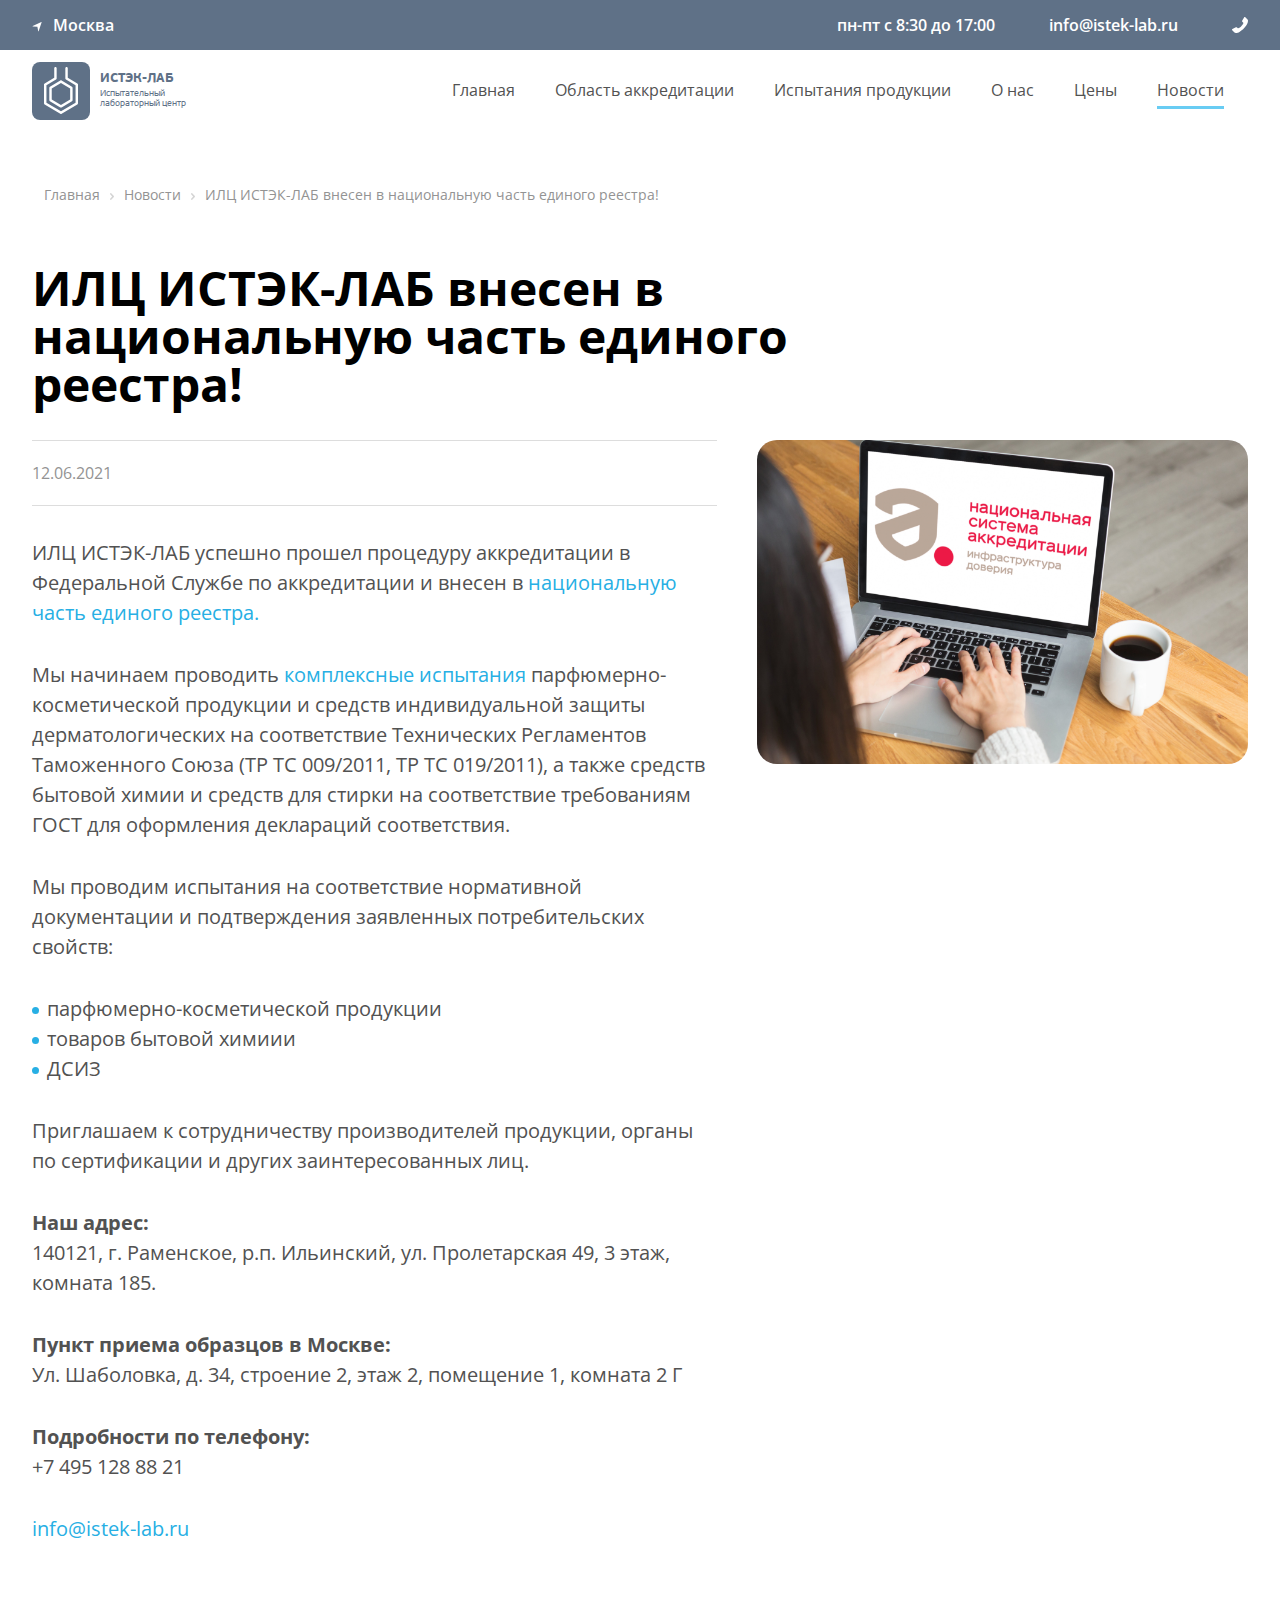
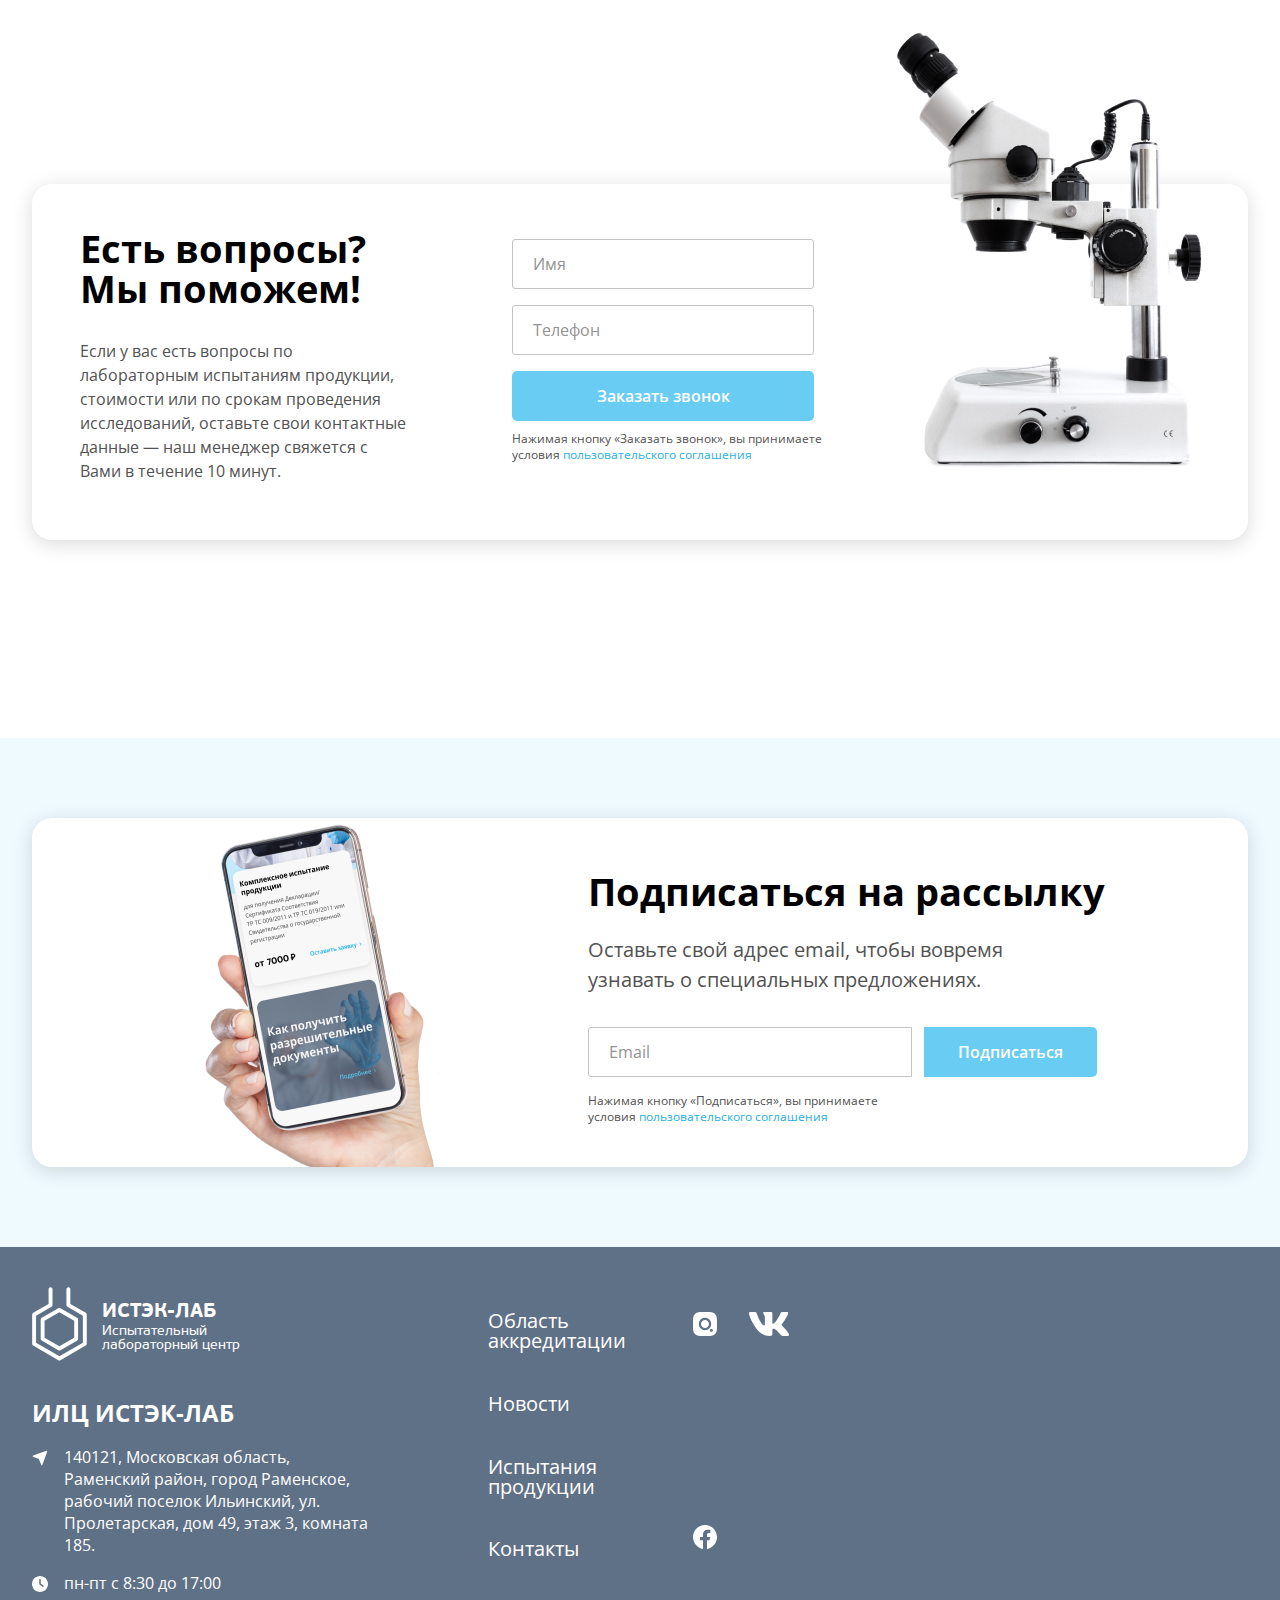
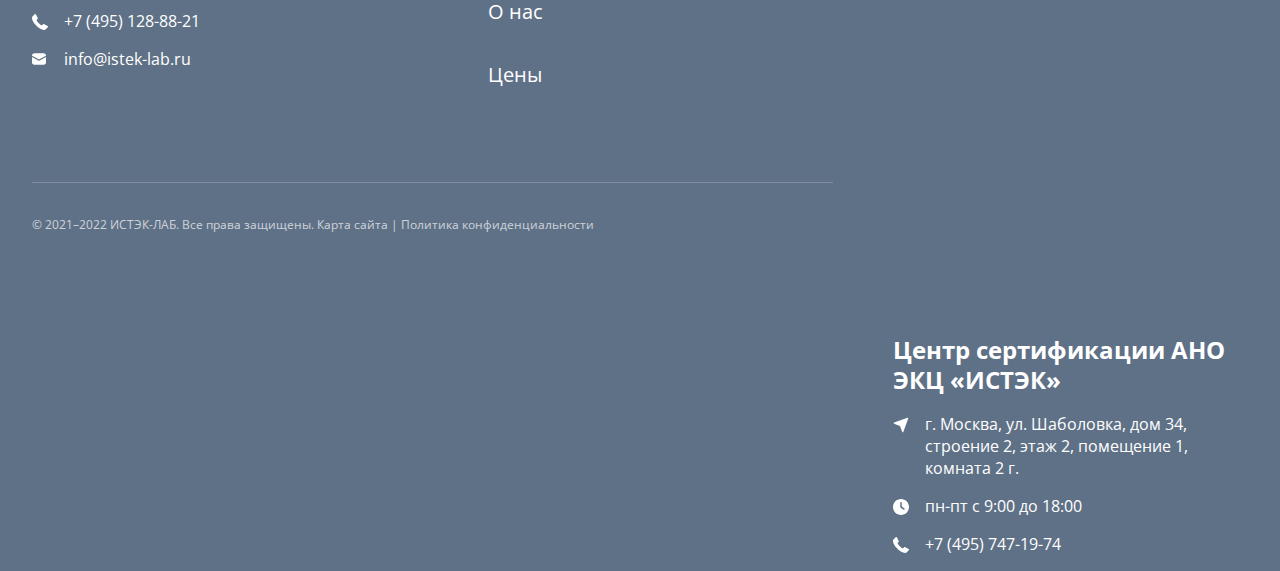
<file: news-detail.html>
<!doctype html>
<html lang="en">
  <head>
    <meta charset="utf-8">
    <meta name="viewport" content="width=device-width, initial-scale=1">
    <title>ИСТЭК-ЛАБ</title>
    <link href="css/bootstrap.min.css" rel="stylesheet">
    <link href="css/owl.carousel.min.css" rel="stylesheet">
	<link href="css/owl.theme.default.min.css" rel="stylesheet">
    <link href="css/news.css" rel="stylesheet"> 
    <link href="css/main.css" rel="stylesheet"> <!-- main css file -->
  </head>
  <body>

	<header class="d-flex flex-wrap align-items-center justify-content-center justify-content-md-between">  	

		<nav class="top-panel">
		    <div class="top-panel__wrap d-flex flex-wrap">
		      <ul class="nav me-auto">
		      	<li class="nav-item"><span class="panel__location">Москва</li>
		      </ul>
		      <ul class="panel__contacts nav">
		        <li class="panel__contacts-item">пн-пт с 8:30 до 17:00</li>
		        <li class="panel__contacts-item"><a href="callto:+7 (495) 128-88-21">+7 (495) 128-88-21</a></li>
		        <li class="panel__contacts-item">info@istek-lab.ru</li>
		      </ul>
		    </div>
		</nav>

		<nav class="main-menu flex-wrap">
			<div class="main-menu__wrap d-flex flex-wrap">

		      	<a href="index.html" class="l-logo d-flex text-decoration-none">
					<span class="logo-img"></span>
					<span class="logo-text">
						ИСТЭК-ЛАБ
						<small>Испытательный лабораторный центр</small>
					</span> 
				</a>

			    <div class="header__menu offcanvas-lg offcanvas-end" tabindex="-1" id="bdNavbar">
					<div class="offcanvas-body">
				        <ul class="header__menu__links navbar-nav flex-row flex-wrap bd-navbar-nav" aria-labelledby="bdNavbarOffcanvasLabel" data-bs-scroll="true">
				          	<li><a href="index.html" class="nav-link">Главная</a></li>
							<li><a href="accreditation_scope.html" class="nav-link">Область аккредитации</a></li>
							<li><a href="#" class="nav-link">Испытания продукции</a></li>
							<li><a href="#" class="nav-link">О нас</a></li>
							<li><a href="#" class="nav-link">Цены</a></li>
							<li class="active-item"><a href="#" class="nav-link">Новости</a></li>
							<li><a href="#" class="nav-link">Контакты</a></li>
				        </ul>
				        <div class="contacts-mobile d-lg-none">
				        	<p class="contacts-mobile__phone"><a href="callto:+7 (495) 128-88-21">+7 (495) 128-88-21</a></p>
				        	<p class="contacts-mobile__time">пн-пт с 8:30 до 17:00</p>
				        	<p class="contacts-mobile__mail">info@istek-lab.ru</p>
				        </div>
			      	</div>
			    </div>
			
			    <div class="btn-block">
				    <button class="navbar-toggler d-lg-none" type="button" data-bs-toggle="offcanvas" data-bs-target="#bdNavbar" aria-controls="bdNavbar" aria-label="Toggle navigation">
				        <span class="toogler__btn"></span>
				    </button>
					<button type="button" class="btn-call btn-primary" data-bs-toggle="modal" data-bs-target="#callModal"><span>Заказать звонок</span></button>
					<!-- mobile close-filter btn -->
					<button type="button" class="categories__popup__close" data-bs-dismiss="offcanvas" data-bs-target="#catFilter" aria-controls="catFilter" aria-label="Close"></button>
				</div>

			</div>
		  </nav>

    </header>

    <main class="page-content">

		<section class="page-content__breadcrumbs">
			<div class="row">
				<div class="col">
					<ul>
						<li class="breadcrumbs__item"><a href="#">Главная</a></li>
						<li class="breadcrumbs__item"><a href="#">Новости</a></li>
						<li class="breadcrumbs__item"><span>ИЛЦ ИСТЭК-ЛАБ внесен в национальную часть единого реестра!</span></li>

					</ul>
				</div>
			</div>
		</section>

		<section class="page-content__main container-fluid">
			<div class="row">
				<div class="section-news__detail col-12">
					<div class="news__detail-title"><h1>ИЛЦ ИСТЭК-ЛАБ внесен в национальную часть единого реестра!</h1></div>
					<div class="news__detail-date"><span>12.06.2021</span></div>
					<div class="news__detail-content">
						<div class="detail-text">
							<p>ИЛЦ ИСТЭК-ЛАБ успешно прошел процедуру аккредитации в Федеральной Службе по аккредитации и внесен в <a href="#">национальную часть единого реестра.</a></p>
							<p>Мы начинаем проводить <a href="#">комплексные испытания</a> парфюмерно-косметической продукции и средств индивидуальной защиты дерматологических на соответствие Технических Регламентов Таможенного Союза (ТР ТС 009/2011, ТР ТС 019/2011), а также средств бытовой химии и  средств для стирки на соответствие требованиям ГОСТ для оформления деклараций соответствия.</p>
							<p>Мы проводим испытания на соответствие нормативной документации и подтверждения заявленных потребительских свойств:</p>
							<ul>
								<li>парфюмерно-косметической продукции</li>
								<li>товаров бытовой химиии</li>
								<li>ДСИЗ</li>
							</ul>
							<p>Приглашаем к сотрудничеству производителей продукции, органы по сертификации и других заинтересованных лиц.</p>
							<p><b>Наш адрес:</b><br>140121, г. Раменское, р.п. Ильинский, ул. Пролетарская 49, 3 этаж, комната 185.</p>
							<p><b>Пункт приема образцов в Москве:</b><br>Ул. Шаболовка, д. 34, строение 2, этаж 2, помещение 1, комната 2 Г</p>
							<p><b>Подробности по телефону:</b><br>+7 495 128 88 21</p>
							<p><a href="#">info@istek-lab.ru</a></p>
						</div>
					</div>
					<div class="news__detail-img">
						<div class="detail-img"><img src="images/news/new-2.jpg" alt="изображение"></div>
					</div>
				</div>
			</div>
		</section>

		<section class="page-content__q-form row container-fluid">
			<div class="row">
				<div class="q-form-text col-4">
					<h2>Есть вопросы? Мы поможем!</h2>
					<p>Если у вас есть вопросы по лабораторным испытаниям продукции, стоимости или по срокам проведения исследований, оставьте свои контактные данные — наш менеджер свяжется с Вами в течение 10 минут.</p>
				</div>
				<div class="col-4">

					<form class="request-form needs-validation" novalidate>
						<div class="request-form__inside">
							<div class="mb-3">
								<input type="text" class="form__input form-control" placeholder="Имя" aria-label="Имя">
							</div>
						  	<div class="mb-3">
						    	<input type="text" class="form__input form-control phone--input" id="validationInput1" placeholder="Телефон" required>
						    	<div class="invalid-feedback">*Поле, обязательное для ввода</div>
						  	</div>
						  	<button class="btn-call btn-primary" type="submit">Заказать звонок</button>
						  	<label>Нажимая кнопку «Заказать звонок», вы принимаете условия <a href="#">пользовательского соглашения</a></label>
						</div>
	      				<div class="request-form__result success-text">
	      					<p class="success__title">Спасибо за заявку!</p>
	      				</div>
					</form>
				</div>
			</div>
		</section>

		<section class="page-content__subscribe row container-fluid">
			<div class="row">
				<div class="subscribe-img col-4">
					<img src="images/phone.png" alt="">
				</div>
				<div class="subscribe-text col-8">
					<h2>Подписаться на рассылку</h2>
					<p>Оставьте свой адрес email, чтобы вовремя узнавать о специальных предложениях.</p>
					<form class="request-form needs-validation" novalidate>
						<div class="request-form__inside request-form--subscribe">
						  	<div class="form--field mb-3">
						    	<input type="text" class="form__input form-control" placeholder="Email" aria-label="Email">
						  	</div>
						  	<button class="form--btn btn-call btn-primary" type="submit">Подписаться</button>
						  	<label class="form--label">Нажимая кнопку «Подписаться», вы принимаете условия <a href="#">пользовательского соглашения</a></label>
						</div>
	      				<div class="request-form__result success-text">
	      					<p class="success__title">Спасибо за заявку!</p>
	      				</div>
					</form>
				</div>
			</div>
		</section>

    </main>

    <footer class="container-fluid">
    	<div class="footer">

			<a href="/" class="footer__logo l-logo l-logo__footer d-flex align-items-center text-dark text-decoration-none">
		      	<span class="logo-img"></span>
				<span class="logo-text">
					ИСТЭК-ЛАБ
					<small>Испытательный лабораторный центр</small>
				</span> 
	      	</a>
			
			<div class="footer__addressone">
				<h3>ИЛЦ ИСТЭК-ЛАБ</h3>
				<ul class="footer__contacts nav">
					<li class="contacts-item"><span class="contacts__location"></span>140121, Московская область, Раменский район, город Раменское, рабочий поселок Ильинский, ул. Пролетарская, дом 49, этаж 3, комната 185.</li>
					<li class="contacts-item"><span class="contacts__time"></span>пн-пт с 8:30 до 17:00</li>
					<li class="contacts-item"><span class="contacts__phone"></span>+7 (495) 128-88-21</li>
					<li class="contacts-item"><span class="contacts__mail"></span>info@istek-lab.ru</li>
				</ul>
			</div>

			<div class="footer__addresstwo">
				<h3>Центр сертификации АНО ЭКЦ «ИСТЭК»</h3>
				<ul class="footer__contacts nav">
					<li class="contacts-item"><span class="contacts__location"></span>г. Москва, ул. Шаболовка, дом 34, строение 2, этаж 2, помещение 1, комната 2 г.</li>
					<li class="contacts-item"><span class="contacts__time"></span>пн-пт с 9:00 до 18:00</li>
					<li class="contacts-item"><span class="contacts__phone"></span>+7 (495) 747-19-74</li>
				</ul>
			</div>
		
    	
			<div class="footer__menus">
				<ul class="footer__menu--new footer__menu__links nav">
			      <li class="nav-item"><a href="#" class="nav-link">Область аккредитации</a></li>
			      <li class="nav-item"><a href="#" class="nav-link">Испытания продукции</a></li>
			      <li class="nav-item"><a href="#" class="nav-link">О нас</a></li>
			      <li class="nav-item"><a href="#" class="nav-link">Цены</a></li>
			      <li class="nav-item"><a href="#" class="nav-link">Новости</a></li>
			      <li class="nav-item"><a href="#" class="nav-link">Контакты</a></li>
			    </ul>
			
			
				<ul class="footer__social social__networks__icons nav">
			      <li class="icon-item"><a href="#" class="nav-link"><img src="images/footer-icons/footer-icon-1.svg" alt=""></a></li>
			      <li class="icon-item"><a href="#" class="nav-link"><img src="images/footer-icons/footer-icon-2.svg" alt=""></a></li>
			      <li class="icon-item"><a href="#" class="nav-link"><img src="images/footer-icons/footer-icon-3.svg" alt=""></a></li>
			  	</ul>
			</div>
			
			<div class="footer__copyright">© 2021–2022 ИСТЭК-ЛАБ.  Все права защищены.  <a href="#">Карта сайта</a> | <a href="#">Политика конфиденциальности</a></div>
		</div>
    </footer>

	<!-- Modals -->
	<div class="call__modal modal fade" id="callModal" tabindex="-1" aria-labelledby="callModalLabel" aria-hidden="true">
	  <div class="modal-dialog">
	    <div class="modal-content">
	      <div class="modal-header">
	        <h2 class="modal-title" id="exampleModalLabel">Оформление заявки</h2>
	        <p>Оставьте ваши контактные данные, и наш менеджер свяжется с вами в течение 10 минут.</p>
	        <button type="button" class="btn-close" data-bs-dismiss="modal" aria-label="Close"></button>
	      </div>
	      <div class="modal-body">
		<!-- 	<form action="" method="POST" class="request-form needs-validation ">
				<input type="hidden" name="bxajaxid" id="bxajaxid_8da819e32616942facbfa1b5f897f184_8BACKi" value="8da819e32616942facbfa1b5f897f184"><input type="hidden" name="AJAX_CALL" value="Y">
				<input type="hidden" name="sessid" id="sessid" value="14f10bb56fce640d5ba8e304d2aaa8da">	
				<div class="request-form__inside">

					<div class="mb-3">
						<input type="text" name="user_name" value="" class="form__input form-control required--input" placeholder="Имя" aria-label="Ваше имя"> 
					</div>
				
					<div class="mb-3">
						<input type="text" name="user_email" value="" class="form__input form-control  required--input phone--input" placeholder="Телефон" id="validationInput1" aria-label="Телефон">
						<div class="invalid-feedback">*Поле, обязательное для ввода</div>
					</div>
					<div class="mb-3">
						<input type="text" class="form__input form-control" placeholder="Email" aria-label="Email">
					</div>
					<input type="hidden" name="PARAMS_HASH" value="04bda991fe43e6dc9a6e9607dbe2c9b2">
					<input type="submit" class="btn--request" name="submit" value="Отправить" style=" width: 100%; margin-bottom: 10px;">
					<label>Нажимая кнопку «Заказать звонок», вы принимаете условия <a href="#">пользовательского соглашения</a></label>

				</div>

			</form> -->
	      </div>
	      <div class="modal-result success-text">Заявка отправлена!</div>
	    </div>
	  </div>
	</div>

    <script src="js/jquery.min.js"></script>
    <script src="js/popper.min.js"></script>
    <script src="js/bootstrap.min.js"></script>
    <script src="js/owl.carousel.min.js"></script>
    <script src='js/validator.min.js'></script> 
	<script src="js/jquery.maskedinput.min.js"></script>
    <script src="js/main.js"></script> <!-- main js file -->

  </body>
</html>
</file>
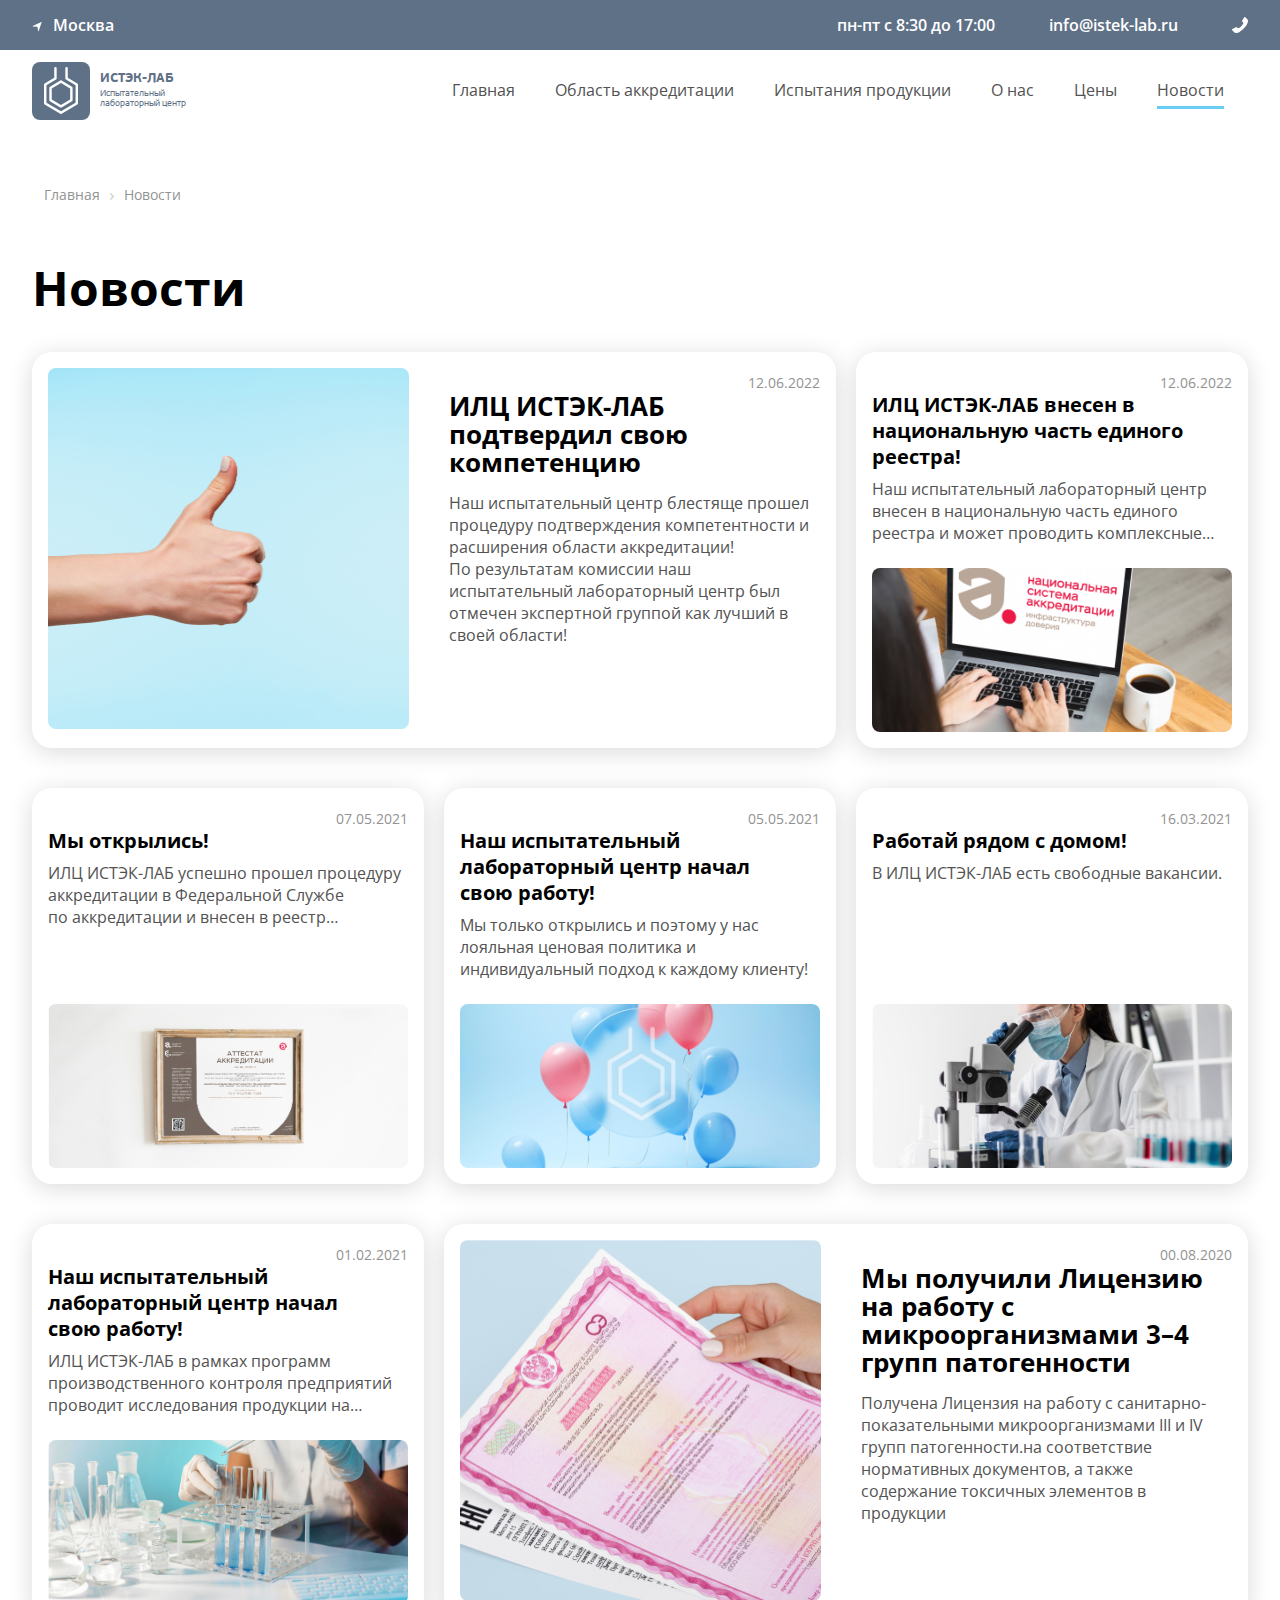
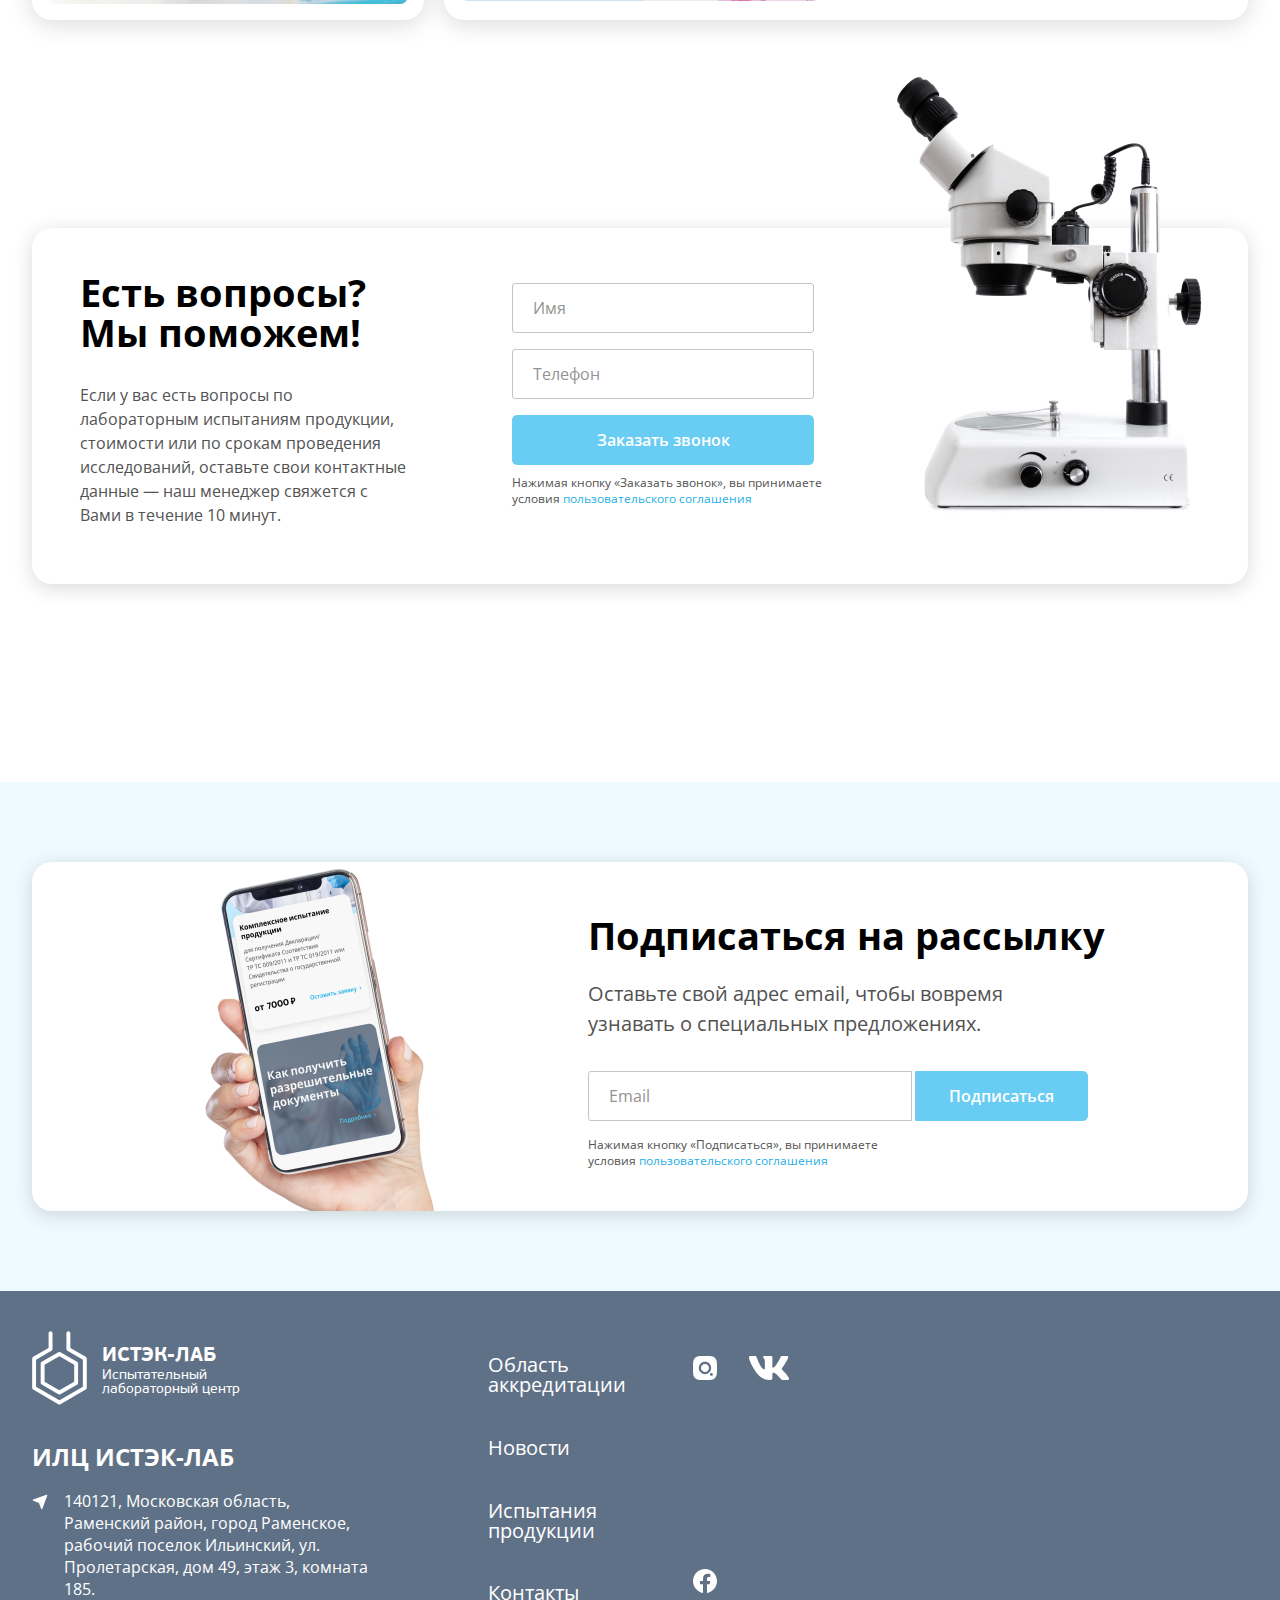
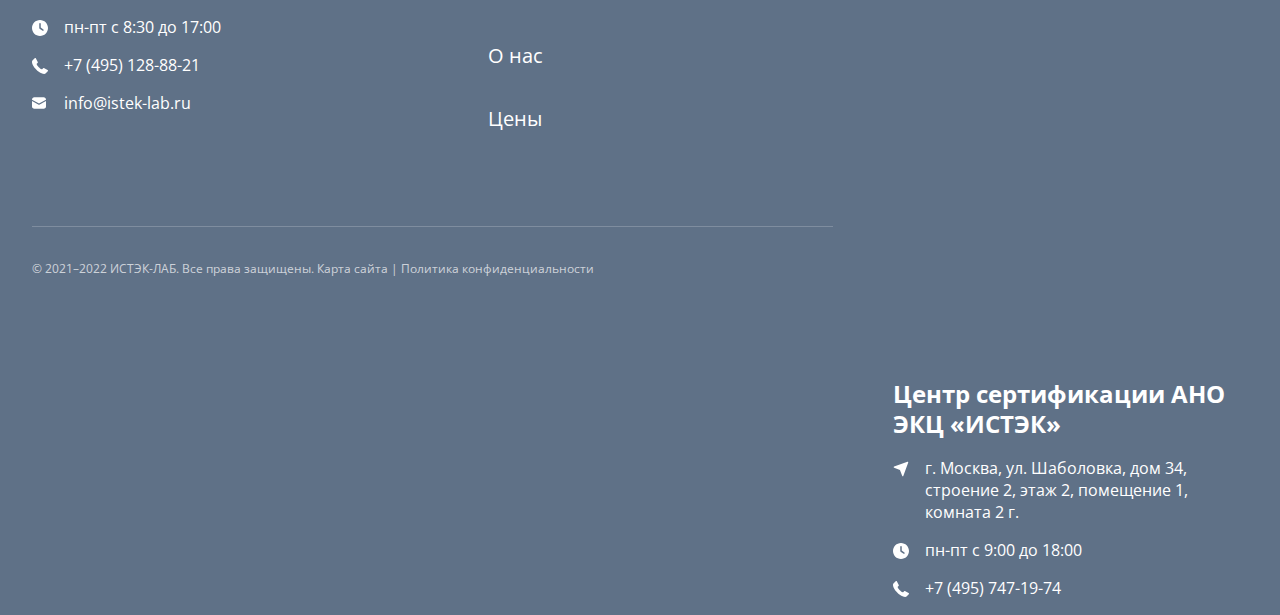
<file: news-list.html>
<!doctype html>
<html lang="en">
  <head>
    <meta charset="utf-8">
    <meta name="viewport" content="width=device-width, initial-scale=1">
    <title>ИСТЭК-ЛАБ</title>
    <link href="css/bootstrap.min.css" rel="stylesheet">
    <link href="css/owl.carousel.min.css" rel="stylesheet">
	<link href="css/owl.theme.default.min.css" rel="stylesheet">
    <link href="css/news.css" rel="stylesheet"> 
    <link href="css/main.css" rel="stylesheet"> <!-- main css file -->
  </head>
  <body>

	<header class="d-flex flex-wrap align-items-center justify-content-center justify-content-md-between">  	

		<nav class="top-panel">
		    <div class="top-panel__wrap d-flex flex-wrap">
		      <ul class="nav me-auto">
		      	<li class="nav-item"><span class="panel__location">Москва</li>
		      </ul>
		      <ul class="panel__contacts nav">
		        <li class="panel__contacts-item">пн-пт с 8:30 до 17:00</li>
		        <li class="panel__contacts-item"><a href="callto:+7 (495) 128-88-21">+7 (495) 128-88-21</a></li>
		        <li class="panel__contacts-item">info@istek-lab.ru</li>
		      </ul>
		    </div>
		</nav>

		<nav class="main-menu flex-wrap">
			<div class="main-menu__wrap d-flex flex-wrap">

		      	<a href="index.html" class="l-logo d-flex text-decoration-none">
					<span class="logo-img"></span>
					<span class="logo-text">
						ИСТЭК-ЛАБ
						<small>Испытательный лабораторный центр</small>
					</span> 
				</a>

			    <div class="header__menu offcanvas-lg offcanvas-end" tabindex="-1" id="bdNavbar">
					<div class="offcanvas-body">
				        <ul class="header__menu__links navbar-nav flex-row flex-wrap bd-navbar-nav" aria-labelledby="bdNavbarOffcanvasLabel" data-bs-scroll="true">
				          	<li><a href="index.html" class="nav-link">Главная</a></li>
							<li><a href="accreditation_scope.html" class="nav-link">Область аккредитации</a></li>
							<li><a href="#" class="nav-link">Испытания продукции</a></li>
							<li><a href="#" class="nav-link">О нас</a></li>
							<li><a href="#" class="nav-link">Цены</a></li>
							<li class="active-item"><a href="#" class="nav-link">Новости</a></li>
							<li><a href="#" class="nav-link">Контакты</a></li>
				        </ul>
				        <div class="contacts-mobile d-lg-none">
				        	<p class="contacts-mobile__phone"><a href="callto:+7 (495) 128-88-21">+7 (495) 128-88-21</a></p>
				        	<p class="contacts-mobile__time">пн-пт с 8:30 до 17:00</p>
				        	<p class="contacts-mobile__mail">info@istek-lab.ru</p>
				        </div>
			      	</div>
			    </div>
			
			    <div class="btn-block">
				    <button class="navbar-toggler d-lg-none" type="button" data-bs-toggle="offcanvas" data-bs-target="#bdNavbar" aria-controls="bdNavbar" aria-label="Toggle navigation">
				        <span class="toogler__btn"></span>
				    </button>
					<button type="button" class="btn-call btn-primary" data-bs-toggle="modal" data-bs-target="#callModal"><span>Заказать звонок</span></button>
					<!-- mobile close-filter btn -->
					<button type="button" class="categories__popup__close" data-bs-dismiss="offcanvas" data-bs-target="#catFilter" aria-controls="catFilter" aria-label="Close"></button>
				</div>

			</div>
		  </nav>

    </header>

    <main class="page-content">

		<section class="page-content__breadcrumbs">
			<div class="row">
				<div class="col">
					<ul>
						<li class="breadcrumbs__item"><a href="#">Главная</a></li>
						<li class="breadcrumbs__item"><span>Новости</span></li>
					</ul>
				</div>
			</div>
		</section>

		<section class="page-content__main container-fluid">
			<div class="row">
				<div class="section-title col-12">
					<h1>Новости</h1>
				</div>
				<div class="section-news col-12">
					<div class="news-list" id="newsList">
						<div class="news-item">
							<div class="news-img"><img src="images/news/new-1.jpg" alt="news"></div>
							<div class="news-content">
								<div class="news-date"><span>12.06.2022</span></div>
								<div class="news-title"><span><a class="news-link" href="#">ИЛЦ ИСТЭК-ЛАБ подтвердил свою компетенцию</a></span></div>
								<div class="news-text"><span>Наш испытательный центр блестяще прошел процедуру подтверждения компетентности и расширения области аккредитации! <br>По результатам комиссии наш испытательный лабораторный центр был отмечен экспертной группой как лучший в своей области!</span></div>
							</div>
						</div>
						<div class="news-item">
							<div class="news-img"><img src="images/news/new-2.jpg" alt="news"></div>
							<div class="news-content">
								<div class="news-date"><span>12.06.2022</span></div>
								<div class="news-title"><span><a class="news-link" href="#">ИЛЦ ИСТЭК-ЛАБ внесен в национальную часть единого реестра!</a></span></div>
								<div class="news-text"><span>Наш испытательный лабораторный центр внесен в национальную часть единого реестра и может проводить комплексные испытания на соответствие технических регламентов таможенного союза и на соответствие требованиям ГОСТ для оформления деклараций соответствия.</span></div>
							</div>
						</div>
						<div class="news-item">
							<div class="news-img"><img src="images/news/new-3.jpg" alt="news"></div>
							<div class="news-content">
								<div class="news-date"><span>07.05.2021</span></div>
								<div class="news-title"><span><a class="news-link" href="#">Мы открылись!</a></span></div>
								<div class="news-text"><span>ИЛЦ ИСТЭК-ЛАБ успешно прошел процедуру аккредитации в Федеральной Службе по аккредитации и внесен в реестр аккредитованных лиц. Испытательный лабораторный центр был отмечен экспертной группой как лучший в своей области!</span></div>
							</div>
						</div>
						<div class="news-item">
							<div class="news-img"><img src="images/news/new-4.jpg" alt="news"></div>
							<div class="news-content">
								<div class="news-date"><span>05.05.2021</span></div>
								<div class="news-title"><span><a class="news-link" href="#">Наш испытательный лабораторный центр начал свою работу!</a></span></div>
								<div class="news-text"><span>Мы только открылись и поэтому у нас лояльная ценовая политика и индивидуальный подход к каждому клиенту!</span></div>
							</div>
						</div>
						<div class="news-item">
							<div class="news-img"><img src="images/news/new-5.jpg" alt="news"></div>
							<div class="news-content">
								<div class="news-date"><span>16.03.2021</span></div>
								<div class="news-title"><span><a class="news-link" href="#">Работай рядом с домом!</a></span></div>
								<div class="news-text"><span>В ИЛЦ ИСТЭК-ЛАБ есть свободные вакансии.</span></div>
							</div>
						</div>
						<div class="news-item">
							<div class="news-img"><img src="images/news/new-6.jpg" alt="news"></div>
							<div class="news-content">
								<div class="news-date"><span>01.02.2021</span></div>
								<div class="news-title"><span><a class="news-link" href="#">Наш испытательный лабораторный центр начал свою работу!</a></span></div>
								<div class="news-text"><span>ИЛЦ ИСТЭК-ЛАБ в рамках программ производственного контроля предприятий проводит исследования продукции на соответствие нормативных документов, а также содержание токсичных элементов в продукции</span></div>
							</div>
						</div>
						<div class="news-item">
							<div class="news-img"><img src="images/news/new-7.jpg" alt="news"></div>
							<div class="news-content">
								<div class="news-date"><span>00.08.2020</span></div>
								<div class="news-title"><span><a class="news-link" href="#">Мы получили Лицензию на работу с микроорганизмами 3–4 групп патогенности</a></span></div>
								<div class="news-text"><span>Получена Лицензия на работу с санитарно-показательными микроорганизмами III и IV групп патогенности.на соответствие нормативных документов, а также содержание токсичных элементов в продукции</span></div>
							</div>
						</div>
					</div>
					<div class="news-load">
						<button class="btn-load" type="button">Смотреть еще</button>
					</div>
				</div>
			</div>
		</section>

		<section class="page-content__q-form row container-fluid">
			<div class="row">
				<div class="q-form-text col-4">
					<h2>Есть вопросы? Мы поможем!</h2>
					<p>Если у вас есть вопросы по лабораторным испытаниям продукции, стоимости или по срокам проведения исследований, оставьте свои контактные данные — наш менеджер свяжется с Вами в течение 10 минут.</p>
				</div>
				<div class="col-4">

					<form class="request-form needs-validation" novalidate>
						<div class="request-form__inside">
							<div class="mb-3">
								<input type="text" class="form__input form-control" placeholder="Имя" aria-label="Имя">
							</div>
						  	<div class="mb-3">
						    	<input type="text" class="form__input form-control phone--input" id="validationInput1" placeholder="Телефон" required>
						    	<div class="invalid-feedback">*Поле, обязательное для ввода</div>
						  	</div>
						  	<button class="btn-call btn-primary" type="submit">Заказать звонок</button>
						  	<label>Нажимая кнопку «Заказать звонок», вы принимаете условия <a href="#">пользовательского соглашения</a></label>
						</div>
	      				<div class="request-form__result success-text">
	      					<p class="success__title">Спасибо за заявку!</p>
	      				</div>
					</form>
				</div>
			</div>
		</section>

		<section class="page-content__subscribe row container-fluid">
			<div class="row">
				<div class="subscribe-img col-4">
					<img src="images/phone.png" alt="">
				</div>
				<div class="subscribe-text col-8">
					<h2>Подписаться на рассылку</h2>
					<p>Оставьте свой адрес email, чтобы вовремя узнавать о специальных предложениях.</p>
					<form class="request-form needs-validation" novalidate>
						<div class="request-form__inside request-form--subscribe">
						  	<div class="form--field mb-3">
						    	<input type="text" class="form__input form-control" placeholder="Email" aria-label="Email">
						  	</div>
						  	<input type="submit" class="btn--subscribe" name="submit" value="Подписаться">
						  	<label class="form--label">Нажимая кнопку «Подписаться», вы принимаете условия <a href="#">пользовательского соглашения</a></label>
						</div>
	      				<div class="request-form__result success-text">
	      					<p class="success__title">Спасибо за заявку!</p>
	      				</div>
					</form>
				</div>
			</div>
		</section>

    </main>

    <footer class="container-fluid">
    	<div class="footer">

			<a href="/" class="footer__logo l-logo l-logo__footer d-flex align-items-center text-dark text-decoration-none">
		      	<span class="logo-img"></span>
				<span class="logo-text">
					ИСТЭК-ЛАБ
					<small>Испытательный лабораторный центр</small>
				</span> 
	      	</a>
			
			<div class="footer__addressone">
				<h3>ИЛЦ ИСТЭК-ЛАБ</h3>
				<ul class="footer__contacts nav">
					<li class="contacts-item"><span class="contacts__location"></span>140121, Московская область, Раменский район, город Раменское, рабочий поселок Ильинский, ул. Пролетарская, дом 49, этаж 3, комната 185.</li>
					<li class="contacts-item"><span class="contacts__time"></span>пн-пт с 8:30 до 17:00</li>
					<li class="contacts-item"><span class="contacts__phone"></span>+7 (495) 128-88-21</li>
					<li class="contacts-item"><span class="contacts__mail"></span>info@istek-lab.ru</li>
				</ul>
			</div>

			<div class="footer__addresstwo">
				<h3>Центр сертификации АНО ЭКЦ «ИСТЭК»</h3>
				<ul class="footer__contacts nav">
					<li class="contacts-item"><span class="contacts__location"></span>г. Москва, ул. Шаболовка, дом 34, строение 2, этаж 2, помещение 1, комната 2 г.</li>
					<li class="contacts-item"><span class="contacts__time"></span>пн-пт с 9:00 до 18:00</li>
					<li class="contacts-item"><span class="contacts__phone"></span>+7 (495) 747-19-74</li>
				</ul>
			</div>
		
    	
			<div class="footer__menus">
				<ul class="footer__menu--new footer__menu__links nav">
			      <li class="nav-item"><a href="#" class="nav-link">Область аккредитации</a></li>
			      <li class="nav-item"><a href="#" class="nav-link">Испытания продукции</a></li>
			      <li class="nav-item"><a href="#" class="nav-link">О нас</a></li>
			      <li class="nav-item"><a href="#" class="nav-link">Цены</a></li>
			      <li class="nav-item"><a href="#" class="nav-link">Новости</a></li>
			      <li class="nav-item"><a href="#" class="nav-link">Контакты</a></li>
			    </ul>
			
			
				<ul class="footer__social social__networks__icons nav">
			      <li class="icon-item"><a href="#" class="nav-link"><img src="images/footer-icons/footer-icon-1.svg" alt=""></a></li>
			      <li class="icon-item"><a href="#" class="nav-link"><img src="images/footer-icons/footer-icon-2.svg" alt=""></a></li>
			      <li class="icon-item"><a href="#" class="nav-link"><img src="images/footer-icons/footer-icon-3.svg" alt=""></a></li>
			  	</ul>
			</div>
			
			<div class="footer__copyright">© 2021–2022 ИСТЭК-ЛАБ.  Все права защищены.  <a href="#">Карта сайта</a> | <a href="#">Политика конфиденциальности</a></div>
		</div>
    </footer>

	<!-- Modals -->
	<div class="call__modal modal fade" id="callModal" tabindex="-1" aria-labelledby="callModalLabel" aria-hidden="true">
	  <div class="modal-dialog">
	    <div class="modal-content">
	      <div class="modal-header">
	        <h2 class="modal-title" id="exampleModalLabel">Оформление заявки</h2>
	        <p>Оставьте ваши контактные данные, и наш менеджер свяжется с вами в течение 10 минут.</p>
	        <button type="button" class="btn-close" data-bs-dismiss="modal" aria-label="Close"></button>
	      </div>
	      <div class="modal-body">
		<!-- 	<form action="" method="POST" class="request-form needs-validation ">
				<input type="hidden" name="bxajaxid" id="bxajaxid_8da819e32616942facbfa1b5f897f184_8BACKi" value="8da819e32616942facbfa1b5f897f184"><input type="hidden" name="AJAX_CALL" value="Y">
				<input type="hidden" name="sessid" id="sessid" value="14f10bb56fce640d5ba8e304d2aaa8da">	
				<div class="request-form__inside">

					<div class="mb-3">
						<input type="text" name="user_name" value="" class="form__input form-control required--input" placeholder="Имя" aria-label="Ваше имя"> 
					</div>
				
					<div class="mb-3">
						<input type="text" name="user_email" value="" class="form__input form-control  required--input phone--input" placeholder="Телефон" id="validationInput1" aria-label="Телефон">
						<div class="invalid-feedback">*Поле, обязательное для ввода</div>
					</div>
					<div class="mb-3">
						<input type="text" class="form__input form-control" placeholder="Email" aria-label="Email">
					</div>
					<input type="hidden" name="PARAMS_HASH" value="04bda991fe43e6dc9a6e9607dbe2c9b2">
					<input type="submit" class="btn--request" name="submit" value="Отправить" style=" width: 100%; margin-bottom: 10px;">
					<label>Нажимая кнопку «Заказать звонок», вы принимаете условия <a href="#">пользовательского соглашения</a></label>

				</div>

			</form> -->
	      </div>
	      <div class="modal-result success-text">Заявка отправлена!</div>
	    </div>
	  </div>
	</div>

    <script src="js/jquery.min.js"></script>
    <script src="js/popper.min.js"></script>
    <script src="js/bootstrap.min.js"></script>
    <script src="js/owl.carousel.min.js"></script>
    <script src='js/validator.min.js'></script> 
	<script src="js/jquery.maskedinput.min.js"></script>
    <script src="js/main.js"></script> <!-- main js file -->

  </body>
</html>
</file>
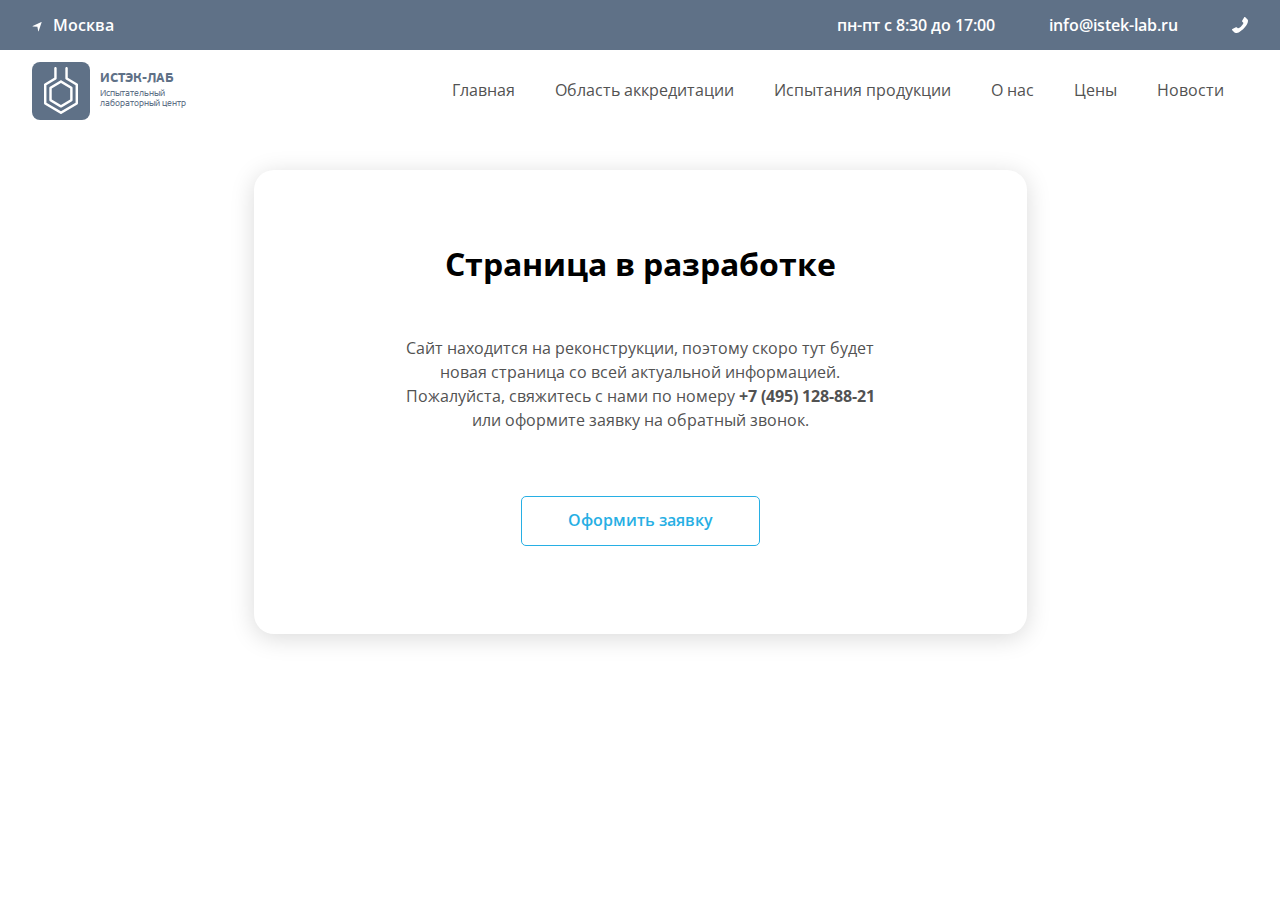
<file: on_maintenance.html>
<!doctype html>
<html lang="en">
  <head>
    <meta charset="utf-8">
    <meta name="viewport" content="width=device-width, initial-scale=1">
    <title>ИСТЭК-ЛАБ</title>
    <link href="css/bootstrap.min.css" rel="stylesheet">
    <link href="css/owl.carousel.min.css" rel="stylesheet">
	<link href="css/owl.theme.default.min.css" rel="stylesheet">
    <link href="css/tech_styles.css" rel="stylesheet"> 
    <link href="css/main.css" rel="stylesheet"> <!-- main css file -->
  </head>
  <body>

	<header class="d-flex flex-wrap align-items-center justify-content-center justify-content-md-between">  	

		<nav class="top-panel">
		    <div class="top-panel__wrap d-flex flex-wrap">
		      <ul class="nav me-auto">
		      	<li class="nav-item"><span class="panel__location">Москва</li>
		      </ul>
		      <ul class="panel__contacts nav">
		        <li class="panel__contacts-item">пн-пт с 8:30 до 17:00</li>
		        <li class="panel__contacts-item"><a href="callto:+7 (495) 128-88-21">+7 (495) 128-88-21</a></li>
		        <li class="panel__contacts-item">info@istek-lab.ru</li>
		      </ul>
		    </div>
		</nav>

		<nav class="main-menu flex-wrap">
			<div class="main-menu__wrap d-flex flex-wrap">

		      	<a href="index.html" class="l-logo d-flex text-decoration-none">
					<span class="logo-img"></span>
					<span class="logo-text">
						ИСТЭК-ЛАБ
						<small>Испытательный лабораторный центр</small>
					</span> 
				</a>

			    <div class="header__menu offcanvas-lg offcanvas-end" tabindex="-1" id="bdNavbar">
					<div class="offcanvas-body">
				        <ul class="header__menu__links navbar-nav flex-row flex-wrap bd-navbar-nav" aria-labelledby="bdNavbarOffcanvasLabel" data-bs-scroll="true">
				          	<li><a href="index.html" class="nav-link">Главная</a></li>
							<li><a href="accreditation_scope.html" class="nav-link">Область аккредитации</a></li>
							<li><a href="#" class="nav-link">Испытания продукции</a></li>
							<li><a href="#" class="nav-link">О нас</a></li>
							<li><a href="#" class="nav-link">Цены</a></li>
							<li><a href="#" class="nav-link">Новости</a></li>
							<li><a href="#" class="nav-link">Контакты</a></li>
				        </ul>
				        <div class="contacts-mobile d-lg-none">
				        	<p class="contacts-mobile__phone"><a href="callto:+7 (495) 128-88-21">+7 (495) 128-88-21</a></p>
				        	<p class="contacts-mobile__time">пн-пт с 8:30 до 17:00</p>
				        	<p class="contacts-mobile__mail">info@istek-lab.ru</p>
				        </div>
			      	</div>
			    </div>
			
			    <div class="btn-block">
				    <button class="navbar-toggler d-lg-none" type="button" data-bs-toggle="offcanvas" data-bs-target="#bdNavbar" aria-controls="bdNavbar" aria-label="Toggle navigation">
				        <span class="toogler__btn"></span>
				    </button>
					<button type="button" class="btn-call btn-primary" data-bs-toggle="modal" data-bs-target="#callModal"><span>Заказать звонок</span></button>
					<!-- mobile close-filter btn -->
					<button type="button" class="categories__popup__close" data-bs-dismiss="offcanvas" data-bs-target="#catFilter" aria-controls="catFilter" aria-label="Close"></button>
				</div>

			</div>
		  </nav>

    </header>

    <main class="page-content">

		<section class="page-content__tech page-maintenance container-fluid">
			<div class="row">
				<div class="section-title col-12">
					<h1>Страница в разработке</h1>
				</div>
				<div class="section-text col-12">
					<p>Сайт находится на реконструкции, поэтому скоро тут будет новая страница со всей актуальной информацией. Пожалуйста, свяжитесь с нами по номеру <b>+7 (495) 128-88-21</b> или оформите заявку на обратный звонок.</p>
				</div>
				<div class="section-btn col-12">
					<button class="btn btn-secondary" type="submit">Оформить заявку</button>
				</div>
			</div>
		</section>

    </main>


    <script src="js/jquery.min.js"></script>
    <script src="js/bootstrap.min.js"></script>
    <script src="js/owl.carousel.min.js"></script>
    <script src='js/validator.min.js'></script> 
    <script src="js/main.js"></script> <!-- main js file -->

  </body>
</html>
</file>
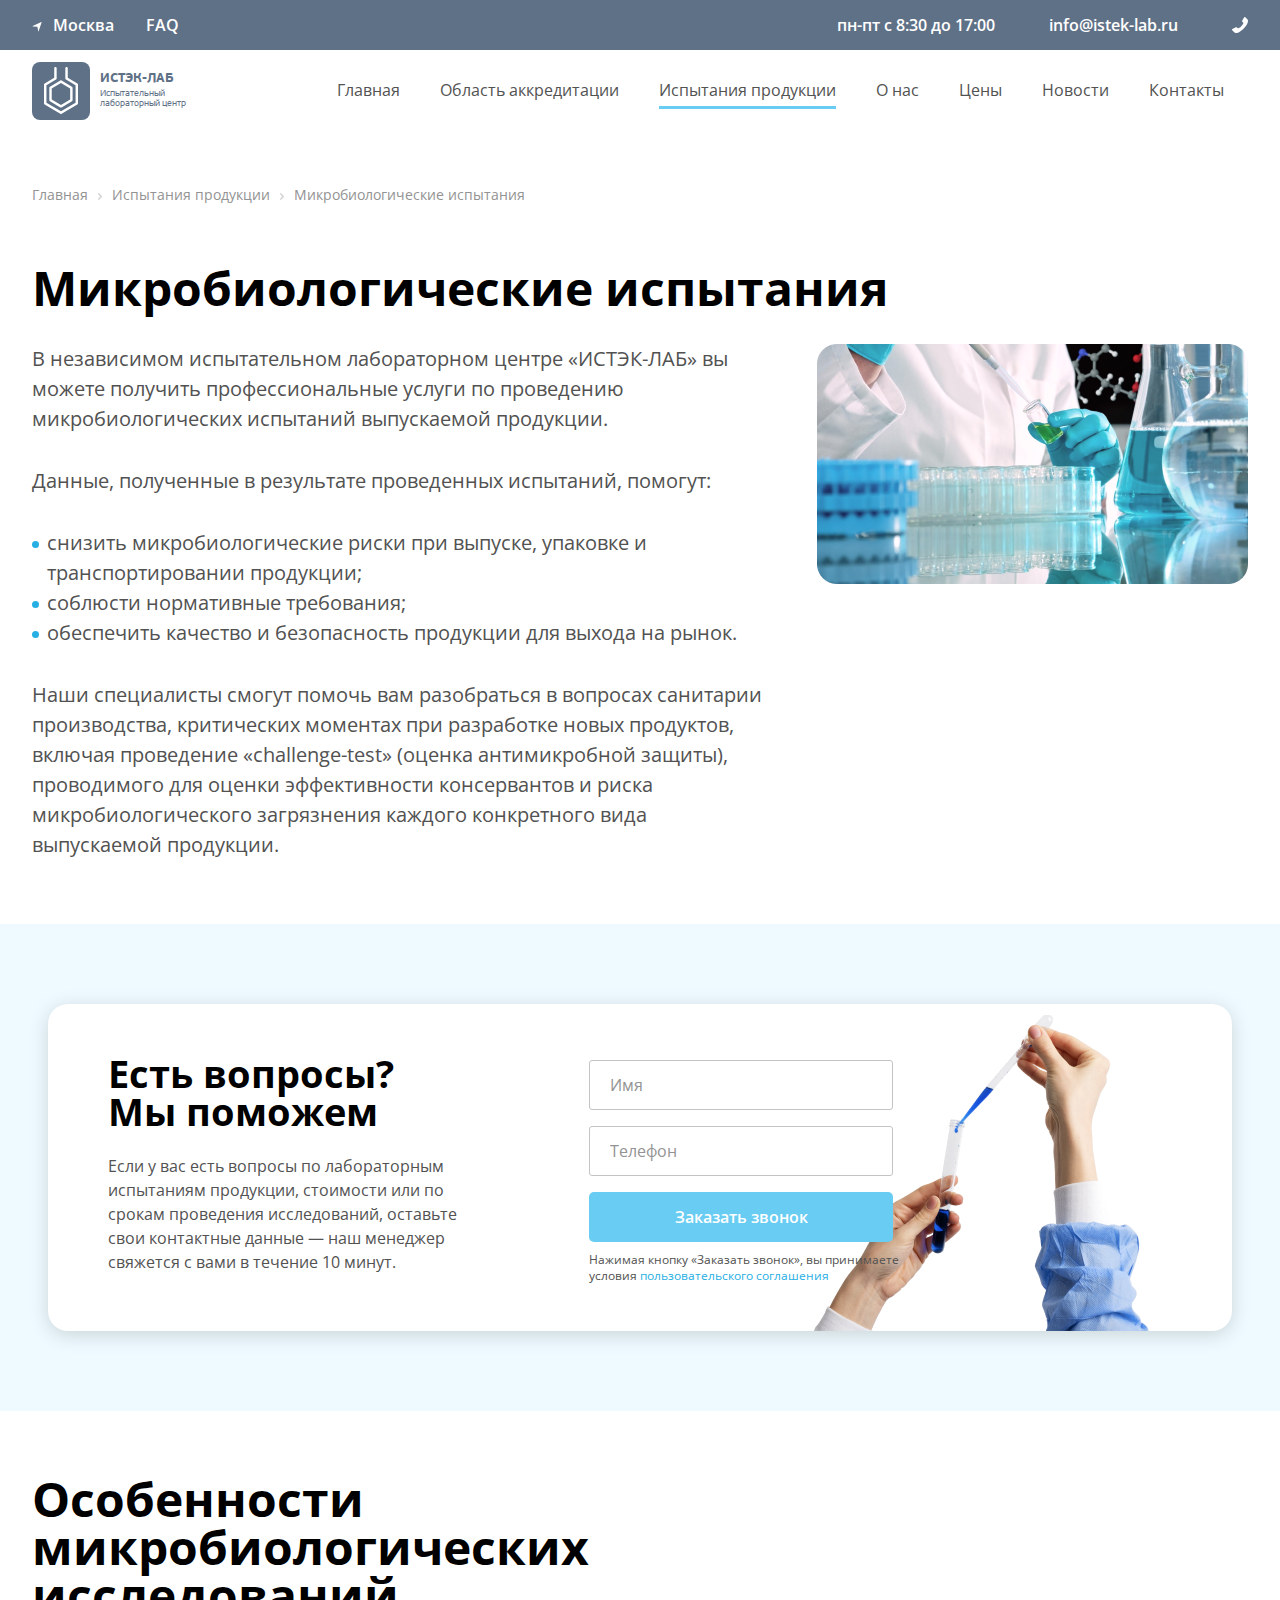
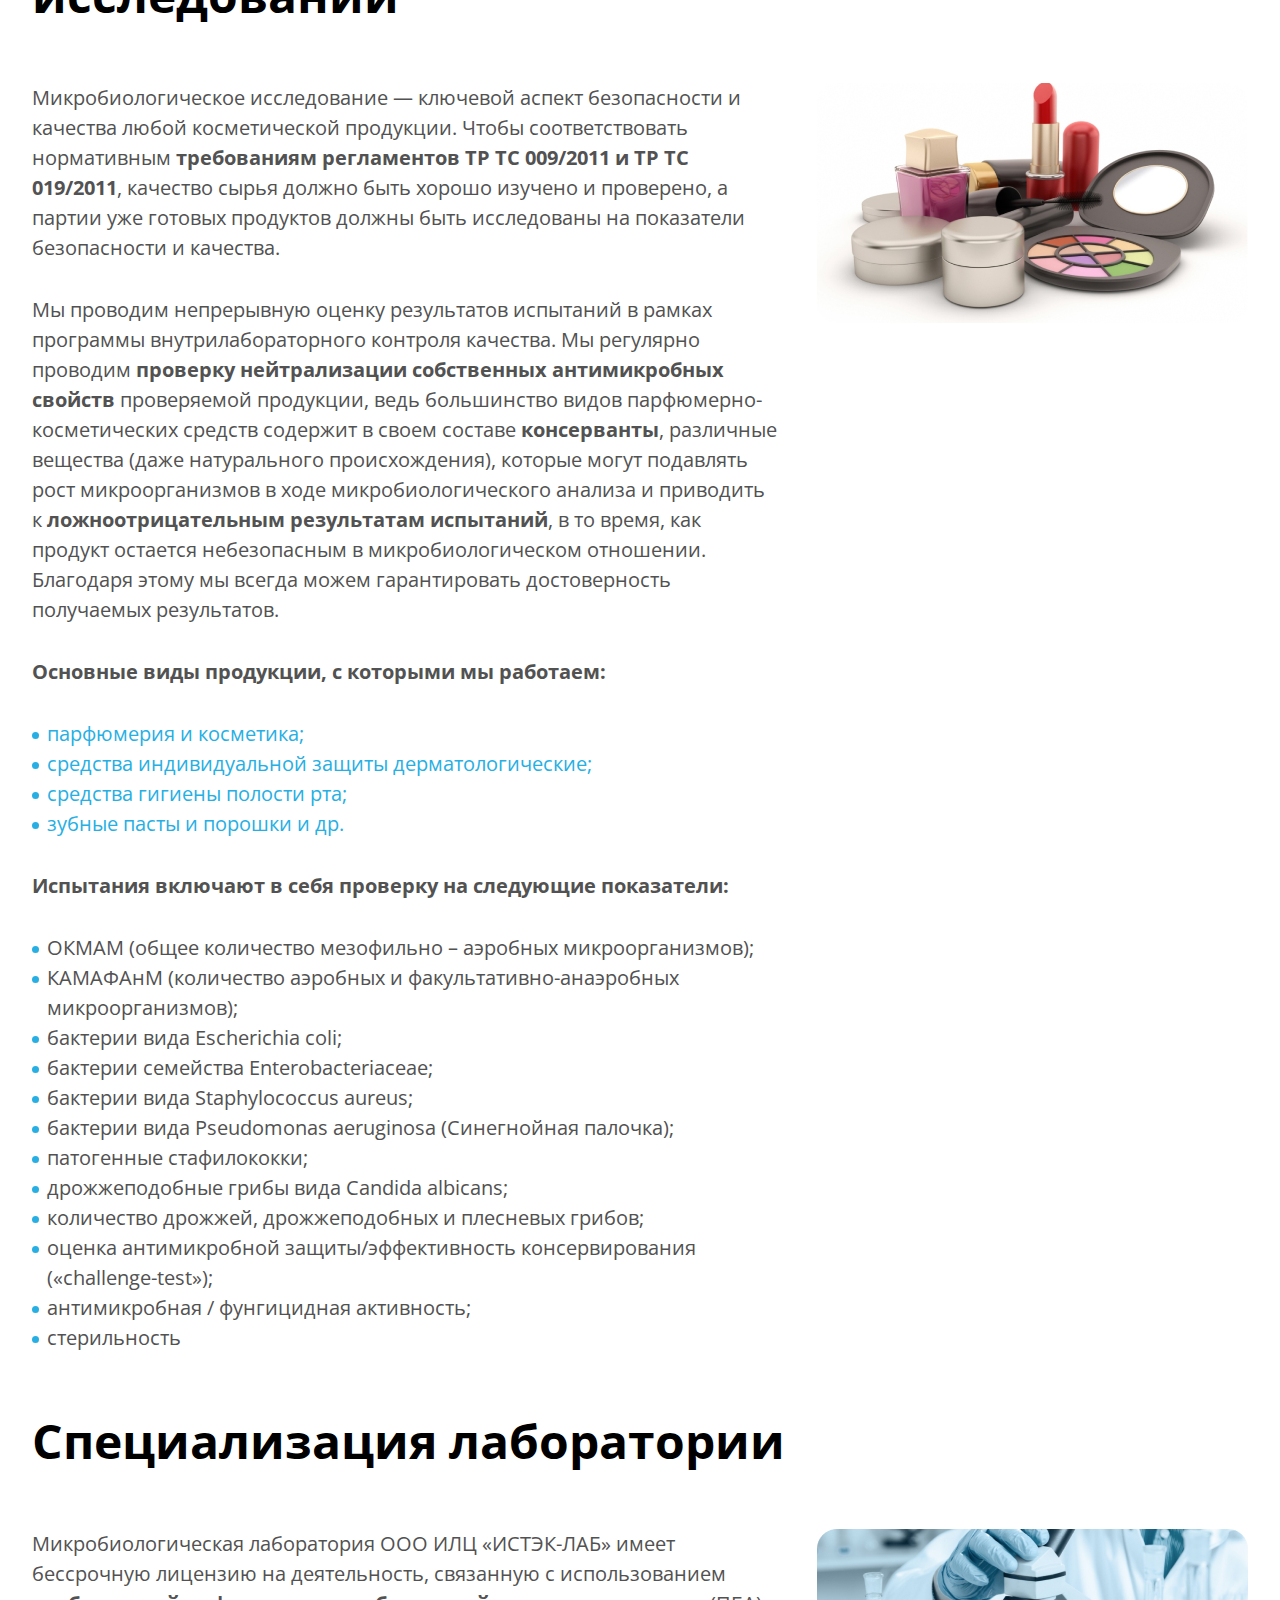
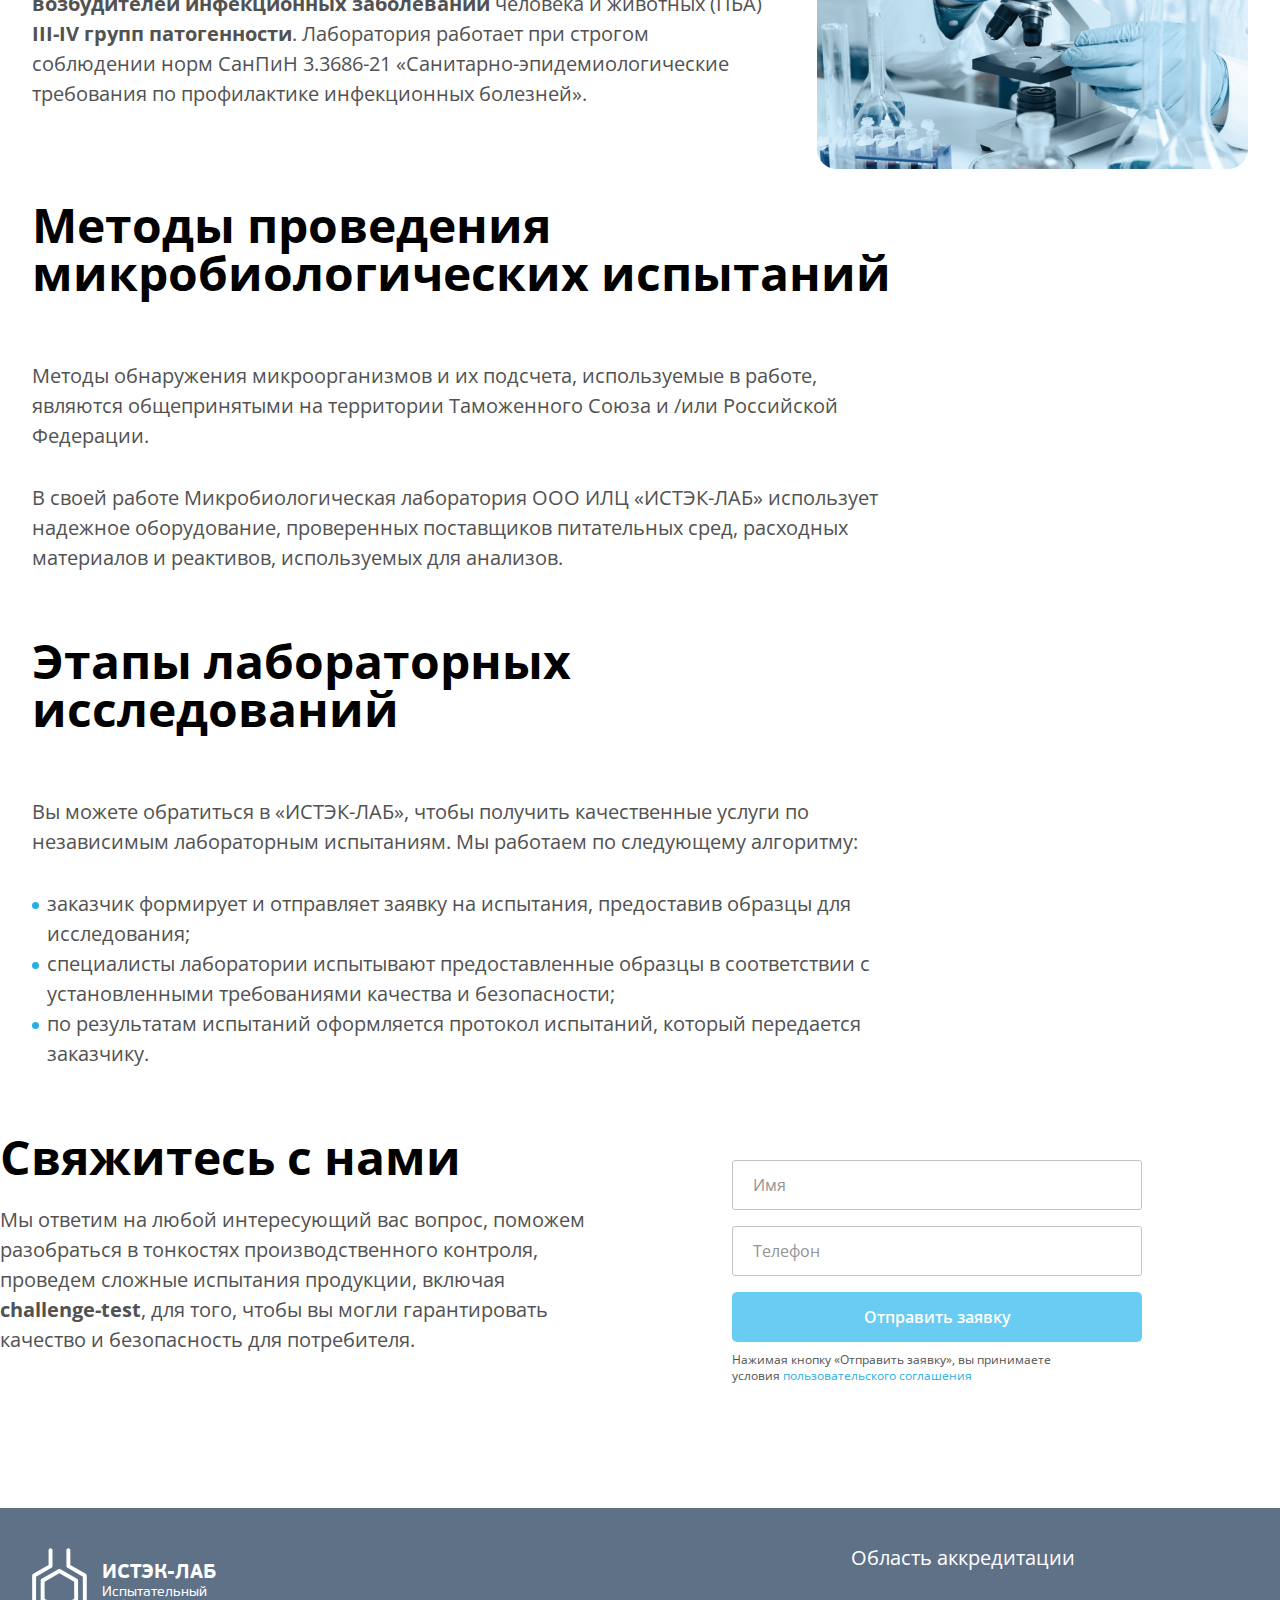
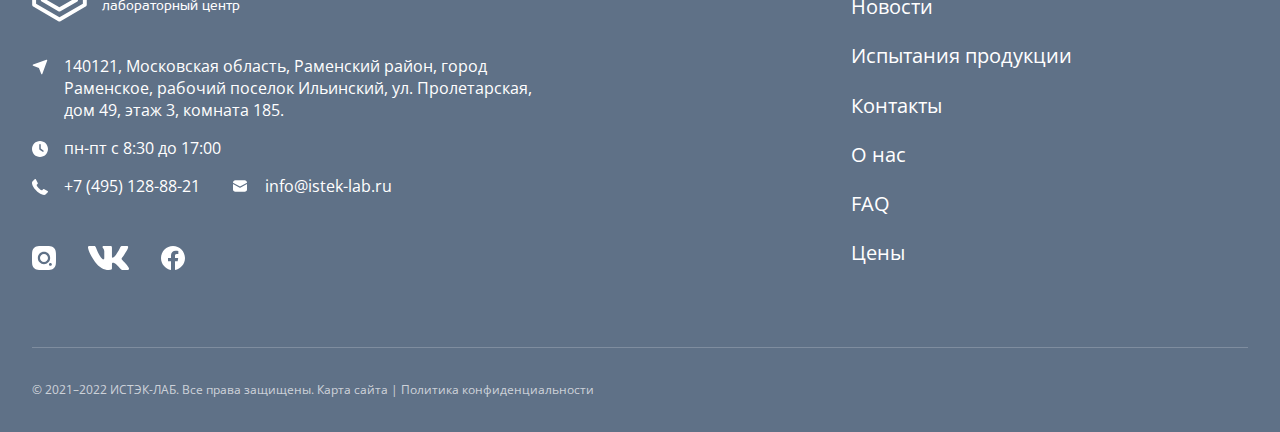
<file: pr-testing__microbiological.html>
<!doctype html>
<html lang="en">
  <head>
    <meta charset="utf-8">
    <meta name="viewport" content="width=device-width, initial-scale=1">
    <title>ИСТЭК-ЛАБ</title>
    <link href="css/bootstrap.min.css" rel="stylesheet">
    <link href="css/main.css" rel="stylesheet"> <!-- main css file -->
    <link href="css/product_testing.css" rel="stylesheet"> 
  </head>
  <body>

	<header class="d-flex flex-wrap align-items-center justify-content-center justify-content-md-between">  	

		<nav class="top-panel">
		    <div class="top-panel__wrap d-flex flex-wrap">
		      <ul class="nav me-auto">
		      	<li class="nav-item"><span class="panel__location">Москва</li>
		      	<li class="nav-item"><a href="#" class="panel__link">FAQ</a></li>
		      </ul>
		      <ul class="panel__contacts nav">
		        <li class="panel__contacts-item">пн-пт с 8:30 до 17:00</li>
		        <li class="panel__contacts-item"><a href="callto:+7 (495) 128-88-21">+7 (495) 128-88-21</a></li>
		        <li class="panel__contacts-item">info@istek-lab.ru</li>
		      </ul>
		    </div>
		</nav>

		<nav class="main-menu flex-wrap">
			<div class="main-menu__wrap d-flex flex-wrap">

		      	<a href="index.html" class="l-logo d-flex text-decoration-none">
					<span class="logo-img"></span>
					<span class="logo-text">
						ИСТЭК-ЛАБ
						<small>Испытательный лабораторный центр</small>
					</span> 
				</a>

			    <div class="header__menu offcanvas-lg offcanvas-end" tabindex="-1" id="bdNavbar">
					<div class="offcanvas-body">
				        <ul class="header__menu__links navbar-nav flex-row flex-wrap bd-navbar-nav" aria-labelledby="bdNavbarOffcanvasLabel" data-bs-scroll="true">
				          	<li><a href="index.html" class="nav-link">Главная</a></li>
										<li><a href="accreditation_scope.html" class="nav-link">Область аккредитации</a></li>
										<li class="active-item"><a href="#" class="nav-link">Испытания продукции</a></li>
										<li><a href="#" class="nav-link">О нас</a></li>
										<li><a href="#" class="nav-link">Цены</a></li>
										<li><a href="#" class="nav-link">Новости</a></li>
										<li><a href="#" class="nav-link">Контакты</a></li>
										<li><a href="#" class="nav-link">FAQ</a></li>
				        </ul>
				        <div class="contacts-mobile d-lg-none">
				        	<p class="contacts-mobile__phone"><a href="callto:+7 (495) 128-88-21">+7 (495) 128-88-21</a></p>
				        	<p class="contacts-mobile__time">пн-пт с 8:30 до 17:00</p>
				        	<p class="contacts-mobile__mail">info@istek-lab.ru</p>
				        </div>
			      	</div>
			    </div>
			
			    <div class="btn-block">
				    <button class="navbar-toggler d-lg-none" type="button" data-bs-toggle="offcanvas" data-bs-target="#bdNavbar" aria-controls="bdNavbar" aria-label="Toggle navigation">
				        <span class="toogler__btn"></span>
				    </button>
					<button type="button" class="btn-call btn-primary" data-bs-toggle="modal" data-bs-target="#callModal"><span>Заказать звонок</span></button>
					<!-- mobile close-filter btn -->
					<button type="button" class="categories__popup__close" data-bs-dismiss="offcanvas" data-bs-target="#catFilter" aria-controls="catFilter" aria-label="Close"></button>
				</div>

			</div>
		  </nav>

    </header>

    <main class="page-content">

		<section class="page-content__breadcrumbs">
			<div class="row">
				<div class="col">
					<ul>
						<li class="breadcrumbs__item"><a href="#">Главная</a></li>
						<li class="breadcrumbs__item"><a href="pr-testing.html">Испытания продукции</a></li>
						<li class="breadcrumbs__item"><span>Микробиологические испытания</span></li>
					</ul>
				</div>
			</div>
		</section>

		<section class="page-content__main container-fluid">
			<div class="row">
				<div class="section__detail col-12">
					<div class="detail__title"><h1>Микробиологические испытания</h1></div>
					<div class="detail__content">
						<div class="detail__text">
							<p>В независимом испытательном лабораторном центре «ИСТЭК-ЛАБ» вы можете получить профессиональные услуги по проведению микробиологических испытаний выпускаемой продукции.</p>
							<p>Данные, полученные в результате проведенных испытаний, помогут:</p>
							<ul>
								<li>снизить микробиологические риски при выпуске, упаковке и транспортировании продукции;</li>
								<li>соблюсти нормативные требования;</li>
								<li>обеспечить качество и безопасность продукции для выхода на рынок.</li>
							</ul>
							<p>Наши специалисты смогут помочь вам разобраться в вопросах санитарии производства, критических моментах при разработке новых продуктов, включая проведение «challenge-test» (оценка антимикробной защиты), проводимого для оценки эффективности консервантов и риска микробиологического загрязнения каждого конкретного вида выпускаемой продукции.</p>
						</div>
					</div>
					<div class="detail__img">
						<img src="images/microbiological__cat-img.jpg" alt="Микробиологические испытания">
					</div>
				</div>
			</div>
		</section>

		<section class="page-content__c-form bg--blue container-fluid">
			<div class="row">
				<div class="c-form-text col">
					<h2>Есть вопросы? Мы поможем</h2>
					<p>Если у вас есть вопросы по лабораторным испытаниям продукции, стоимости или по срокам проведения исследований, оставьте свои контактные данные — наш менеджер свяжется с вами в течение 10 минут.</p>
				</div>
				<div class="col">
					<form class="request-form">
						<div class="request-form__inside">
							<div class="mb-3"><h2>Есть вопросы? Мы поможем!</h2></div>
						  <div class="mb-3">
								<input type="text" class="form__input form-control" placeholder="Имя" aria-label="Имя">
							</div>
						    <div class="mb-3">
								<input type="text" class="form__input form-control phone--input" placeholder="Телефон" aria-label="Телефон">
							</div>
						    <button class="btn-call btn-primary" type="button">Заказать звонок</button>
						    <label>Нажимая кнопку «Заказать звонок», вы принимаете условия <a href="#">пользовательского соглашения</a></label>
						</div>
	      				<div class="request-form__result success-text">
	      					<p class="success__title">Спасибо за заявку!</p>
	      				</div>
					</form>
				</div>
			</div>
		</section>

		<section class="page-content__add container-fluid">
			<div class="row">
				<div class="section__detail col-12">
					<div class="detail__title"><h2>Особенности микробиологических исследований</h2></div>
					<div class="detail__content">
						<div class="detail__text">
							<p>Микробиологическое исследование — ключевой аспект безопасности и качества любой косметической продукции. Чтобы соответствовать нормативным <b>требованиям регламентов ТР ТС 009/2011 и ТР ТС 019/2011</b>, качество сырья должно быть хорошо изучено и проверено, а партии уже готовых продуктов должны быть исследованы на показатели безопасности и качества.</p>
							<p>Мы проводим непрерывную оценку результатов испытаний в рамках программы внутрилабораторного контроля качества. Мы регулярно проводим <b>проверку нейтрализации собственных антимикробных свойств</b> проверяемой продукции, ведь большинство видов парфюмерно-косметических средств содержит в своем составе <b>консерванты</b>, различные вещества (даже натурального происхождения), которые могут подавлять рост микроорганизмов в ходе микробиологического анализа и приводить к <b>ложноотрицательным результатам испытаний</b>, в то время, как продукт остается небезопасным в микробиологическом отношении. Благодаря этому мы всегда можем гарантировать достоверность получаемых результатов.</p>
							<p><b>Основные виды продукции, с которыми мы работаем:</b></p>
							<ul class="color--blue">
								<li>парфюмерия и косметика;</li>
								<li>средства индивидуальной защиты дерматологические;</li>
								<li>средства гигиены полости рта;</li>
								<li>зубные пасты и порошки и др.</li>
							</ul>
							<p><b>Испытания включают в себя проверку на следующие показатели:</b></p>
							<ul>
								<li>ОКМАМ (общее количество мезофильно – аэробных микроорганизмов);</li>
								<li>КАМАФАнМ (количество аэробных и факультативно-анаэробных микроорганизмов);</li>
								<li>бактерии вида Escherichia coli;</li>
								<li>бактерии семейства Enterobacteriaceae;</li>
								<li>бактерии вида Staphylococcus aureus;</li>
								<li>бактерии вида Pseudomonas aeruginosa (Синегнойная палочка);</li>
								<li>патогенные стафилококки;</li>
								<li>дрожжеподобные грибы вида Candida albicans;</li>
								<li>количество дрожжей, дрожжеподобных и плесневых грибов;</li>
								<li>оценка антимикробной защиты/эффективность консервирования («challenge-test»);</li>
								<li>антимикробная / фунгицидная активность;</li>
								<li>стерильность</li>
							</ul>
						</div>
					</div>
					<div class="detail__img">
						<img src="images/microbiological__cat-img-1.jpg" alt="Микробиологические испытания">
					</div>
				</div>
			</div>
		</section>

		<section class="page-content__add container-fluid">
			<div class="row">
				<div class="section__detail col-12">
					<div class="detail__title"><h2>Специализация лаборатории</h2></div>
					<div class="detail__content">
						<div class="detail__text">
							<p>Микробиологическая лаборатория ООО ИЛЦ «ИСТЭК-ЛАБ» имеет бессрочную лицензию на деятельность, связанную с использованием <b>возбудителей инфекционных заболеваний</b> человека и животных (ПБА) <b>III-IV групп патогенности</b>. Лаборатория работает при строгом соблюдении норм СанПиН 3.3686-21 «Санитарно-эпидемиологические требования по профилактике инфекционных болезней».</p>
						</div>
					</div>
					<div class="detail__img">
						<img src="images/microbiological__cat-img-2.jpg" alt="Микробиологические испытания">
					</div>
				</div>
			</div>
		</section>

		<section class="page-content__add container-fluid">
			<div class="row">
				<div class="section__detail col-12">
					<div class="detail__title"><h2>Методы проведения микробиологических испытаний</h2></div>
					<div class="detail__content">
						<div class="detail__text">
							<p>Методы обнаружения микроорганизмов и их подсчета, используемые в работе, являются общепринятыми на территории Таможенного Союза и /или Российской Федерации.</p>
							<p>В своей работе Микробиологическая лаборатория ООО ИЛЦ «ИСТЭК-ЛАБ» использует надежное оборудование, проверенных поставщиков питательных сред, расходных материалов и реактивов, используемых для анализов.</p>
						</div>
					</div>
					<div class="detail__img img--empty">
						
					</div>
				</div>
			</div>
		</section>

		<section class="page-content__add container-fluid">
			<div class="row">
				<div class="section__detail col-12">
					<div class="detail__title"><h2>Этапы лабораторных исследований</h2></div>
					<div class="detail__content">
						<div class="detail__text">
							<p>Вы можете обратиться в «ИСТЭК-ЛАБ», чтобы получить качественные услуги по независимым лабораторным испытаниям. Мы работаем по следующему алгоритму:</p>
							<ul>
								<li>заказчик формирует и отправляет заявку на испытания, предоставив образцы для исследования;</li>
								<li>специалисты лаборатории испытывают предоставленные образцы в соответствии с установленными требованиями качества и безопасности;</li>
								<li>по результатам испытаний оформляется протокол испытаний, который передается заказчику.</li>
							</ul>
						</div>
					</div>
					<div class="detail__img img--empty">
						
					</div>
				</div>
			</div>
		</section>

		<section class="page-content__c-form bg--white container-fluid">
			<div class="row">
				<div class="c-form-text col">
					<h2>Свяжитесь с нами</h2>
					<p>Мы ответим на любой интересующий вас вопрос, поможем разобраться в тонкостях производственного контроля, проведем сложные испытания продукции, включая <b>challenge-test</b>, для того, чтобы вы могли гарантировать качество и безопасность для потребителя.</p>
				</div>
				<div class="col">
					<form class="request-form">
						<div class="request-form__inside">
						    <div class="mb-3">
								<input type="text" class="form__input form-control" placeholder="Имя" aria-label="Имя">
							</div>
						    <div class="mb-3">
								<input type="text" class="form__input form-control" placeholder="Телефон" aria-label="Телефон">
							</div>
						    <button class="btn-call btn-primary" type="button">Отправить заявку</button>
						    <label>Нажимая кнопку «Отправить заявку», вы принимаете условия <a href="#">пользовательского соглашения</a></label>
						</div>
	      				<div class="request-form__result success-text">
	      					<p class="success__title">Спасибо за заявку!</p>
	      					<p class="success__text">Наш менеджер перезвонит вам в течение 10 минут.</p>
	      				</div>
					</form>
				</div>
			</div>
		</section>

    </main>

    <footer class="container-fluid">

    	<div class="footer">

				<a href="/" class="footer__logo l-logo l-logo__footer d-flex align-items-center text-dark text-decoration-none">
			      	<span class="logo-img"></span>
					<span class="logo-text">
						ИСТЭК-ЛАБ
						<small>Испытательный лабораторный центр</small>
					</span> 
		    </a>
				
				<div class="footer__addressone">
					<!-- <h3>ИЛЦ ИСТЭК-ЛАБ</h3> -->
					<ul class="footer__contacts nav">
						<li class="contacts-item"><span class="contacts__location"></span>140121, Московская область, Раменский район, город Раменское, рабочий поселок Ильинский, ул. Пролетарская, дом 49, этаж 3, комната 185.</li>
						<li class="contacts-item"><span class="contacts__time"></span>пн-пт с 8:30 до 17:00</li>
						<li class="contacts-item"><span class="contacts__phone"></span>+7 (495) 128-88-21</li>
						<li class="contacts-item"><span class="contacts__mail"></span>info@istek-lab.ru</li>
					</ul>
				</div>
		
				<ul class="footer__menu--new footer__menu__links nav">
		      <li class="nav-item"><a href="#" class="nav-link">Область аккредитации</a></li>
		      <li class="nav-item"><a href="#" class="nav-link">Испытания продукции</a></li>
		      <li class="nav-item"><a href="#" class="nav-link">О нас</a></li>
		      <li class="nav-item"><a href="#" class="nav-link">Цены</a></li>
		      <li class="nav-item"><a href="#" class="nav-link">Новости</a></li>
		      <li class="nav-item"><a href="#" class="nav-link">Контакты</a></li>
		      <li class="nav-item"><a href="#" class="nav-link">FAQ</a></li>
		    </ul>
		
				<ul class="footer__social social__networks__icons nav">
		      <li class="icon-item"><a href="#" class="nav-link"><img src="images/footer-icons/footer-icon-1.svg" alt=""></a></li>
		      <li class="icon-item"><a href="#" class="nav-link"><img src="images/footer-icons/footer-icon-2.svg" alt=""></a></li>
		      <li class="icon-item"><a href="#" class="nav-link"><img src="images/footer-icons/footer-icon-3.svg" alt=""></a></li>
		  	</ul>
			
				<div class="footer__copyright">© 2021–2022 ИСТЭК-ЛАБ.  Все права защищены.  <a href="#">Карта сайта</a> | <a href="#">Политика конфиденциальности</a></div>

			</div>
 		</footer>

	<!-- Modals -->
	<div class="call__modal modal fade" id="callModal" tabindex="-1" aria-labelledby="callModalLabel" aria-hidden="true">
		  <div class="modal-dialog">
		    <div class="modal-content">
		      <div class="modal-header">
		        <h2 class="modal-title" id="exampleModalLabel">Оформление заявки</h2>
		        <p>Оставьте ваши контактные данные, и наш менеджер свяжется с вами в течение 10 минут.</p>
		        <button type="button" class="btn-close" data-bs-dismiss="modal" aria-label="Close"></button>
		      </div>
		      <div class="modal-body">
		        <form class="request-form">
					<div class="request-form__inside">
					    <div class="mb-3">
							<input type="text" class="form__input form-control required--input" placeholder="Имя*" aria-label="Имя">
						</div>
					    <div class="mb-3">
							<input type="text" class="form__input form-control phone--input required--input" placeholder="Телефон*" aria-label="Телефон">
						</div>
					    <div class="mb-3">
							<input type="text" class="form__input form-control" placeholder="Email" aria-label="Email">
						</div>
					    <button class="btn-call btn-primary" type="button">Отправить заявку</button>
					    <label>Нажимая кнопку «Отправить заявку», вы принимаете условия <a href="#">пользовательского соглашения</a></label>
					</div>
				</form>
		      </div>
		      <div class="request-form__result success-text">
						<p class="success__title">Спасибо за заявку!</p>
						<p class="success__text">Наш менеджер перезвонит вам в&nbsp;течение 10 минут.</p>
					</div>
		    </div>
		  </div>
		</div>

    <script src="js/jquery.min.js"></script>
    <script src="js/popper.min.js"></script>
    <script src="js/bootstrap.min.js"></script>
    <script src="js/owl.carousel.min.js"></script>
    <script src='js/validator.min.js'></script> 
	<script src="js/jquery.maskedinput.min.js"></script>
    <script src="js/main.js"></script> <!-- main js file -->

  </body>
</html>
</file>
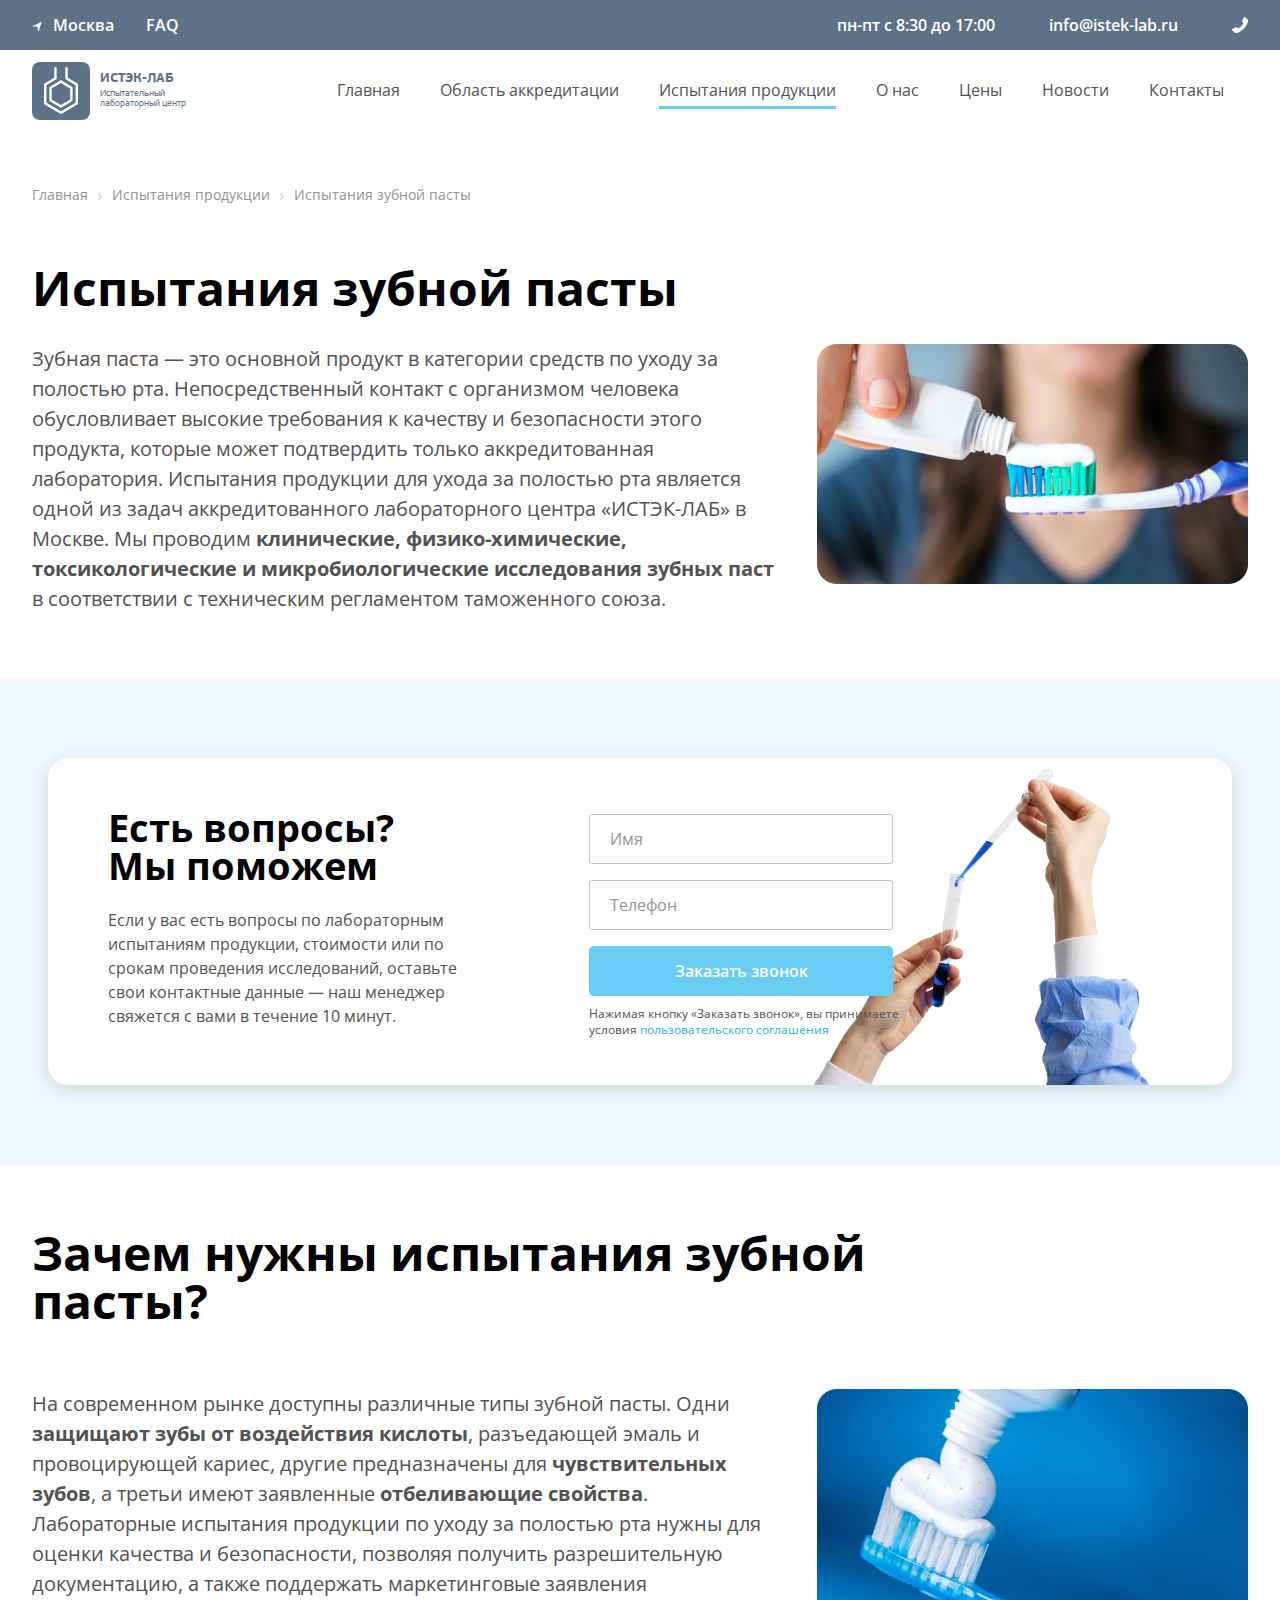
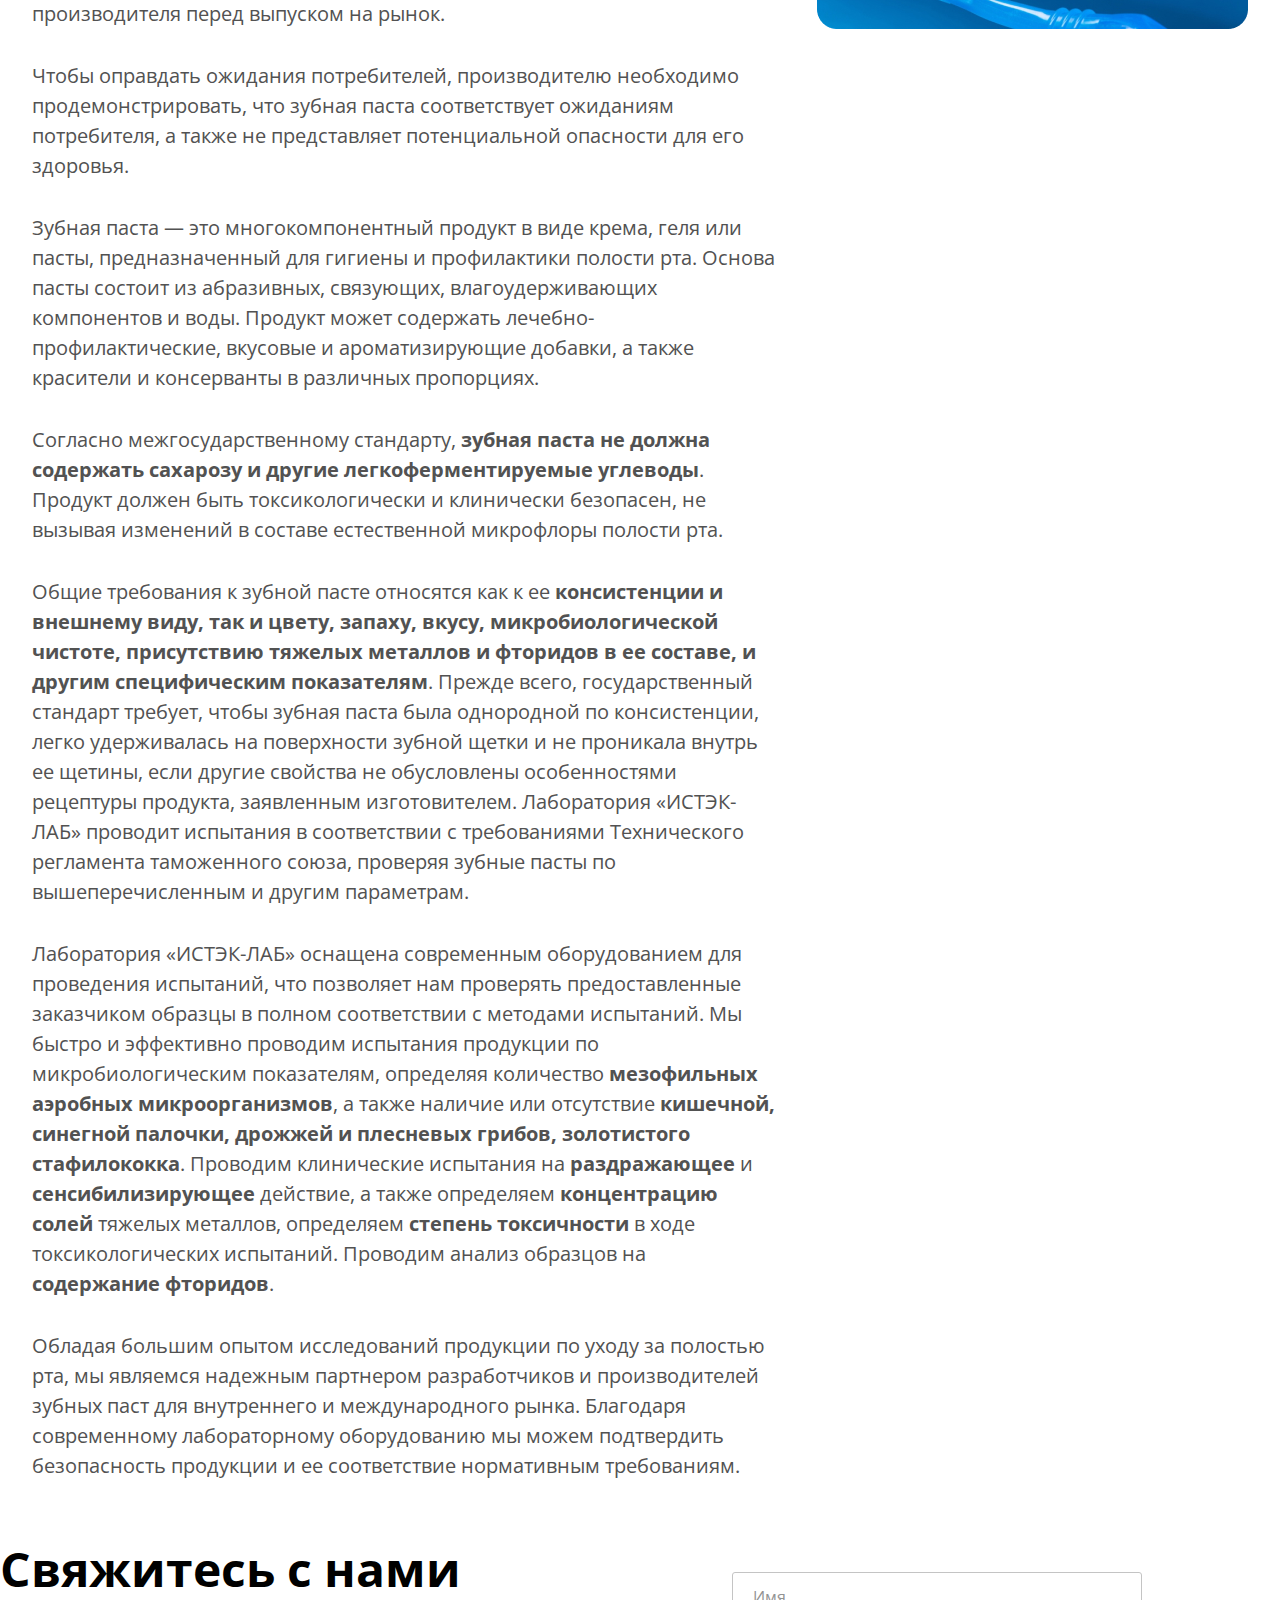
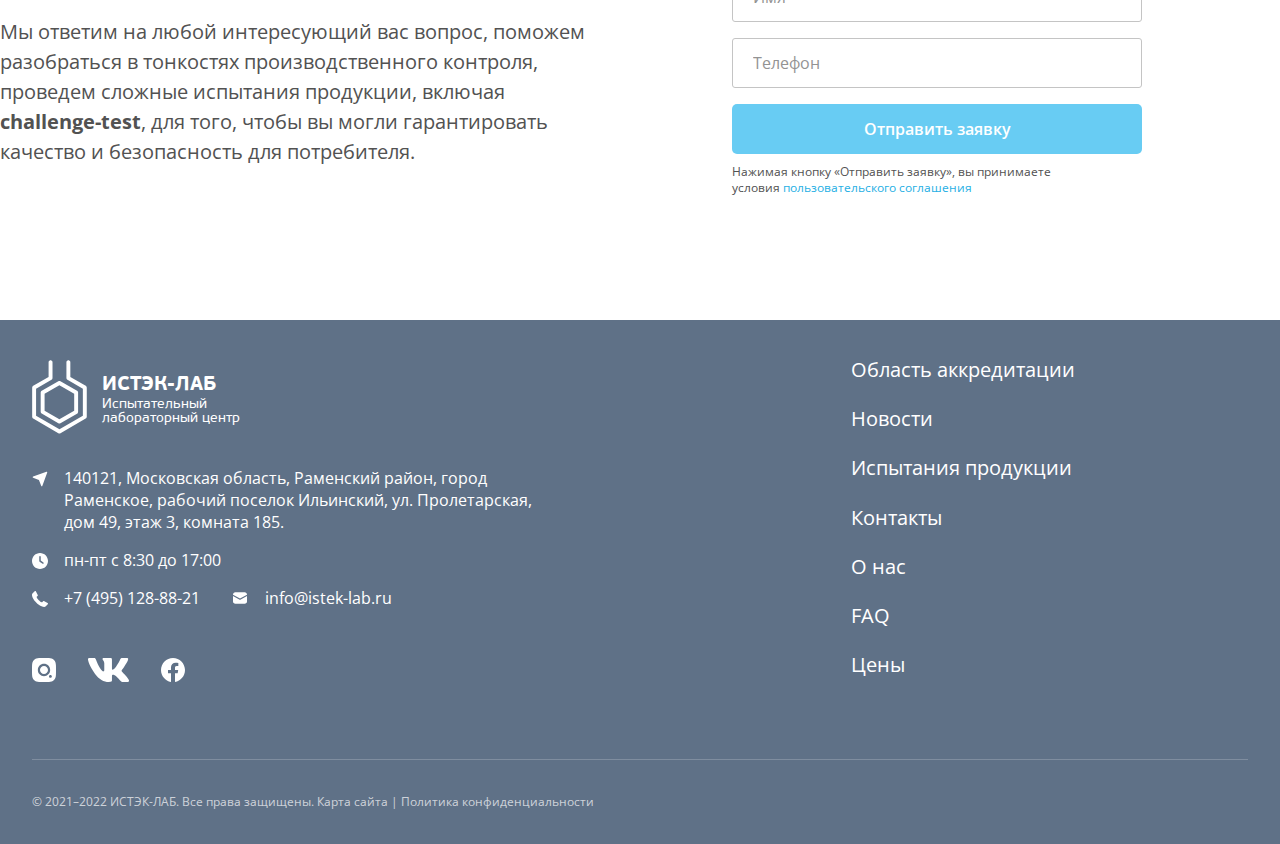
<file: pr-testing__toothpaste.html>
<!doctype html>
<html lang="en">
  <head>
    <meta charset="utf-8">
    <meta name="viewport" content="width=device-width, initial-scale=1">
    <title>ИСТЭК-ЛАБ</title>
    <link href="css/bootstrap.min.css" rel="stylesheet">
    <link href="css/main.css" rel="stylesheet"> <!-- main css file -->
    <link href="css/product_testing.css" rel="stylesheet"> 
  </head>
  <body>

	<header class="d-flex flex-wrap align-items-center justify-content-center justify-content-md-between">  	

		<nav class="top-panel">
		    <div class="top-panel__wrap d-flex flex-wrap">
		      <ul class="nav me-auto">
		      	<li class="nav-item"><span class="panel__location">Москва</li>
		      	<li class="nav-item"><a href="#" class="panel__link">FAQ</a></li>
		      </ul>
		      <ul class="panel__contacts nav">
		        <li class="panel__contacts-item">пн-пт с 8:30 до 17:00</li>
		        <li class="panel__contacts-item"><a href="callto:+7 (495) 128-88-21">+7 (495) 128-88-21</a></li>
		        <li class="panel__contacts-item">info@istek-lab.ru</li>
		      </ul>
		    </div>
		</nav>

		<nav class="main-menu flex-wrap">
			<div class="main-menu__wrap d-flex flex-wrap">

		      	<a href="index.html" class="l-logo d-flex text-decoration-none">
					<span class="logo-img"></span>
					<span class="logo-text">
						ИСТЭК-ЛАБ
						<small>Испытательный лабораторный центр</small>
					</span> 
				</a>

			    <div class="header__menu offcanvas-lg offcanvas-end" tabindex="-1" id="bdNavbar">
					<div class="offcanvas-body">
				        <ul class="header__menu__links navbar-nav flex-row flex-wrap bd-navbar-nav" aria-labelledby="bdNavbarOffcanvasLabel" data-bs-scroll="true">
				          	<li><a href="index.html" class="nav-link">Главная</a></li>
										<li><a href="accreditation_scope.html" class="nav-link">Область аккредитации</a></li>
										<li class="active-item"><a href="#" class="nav-link">Испытания продукции</a></li>
										<li><a href="#" class="nav-link">О нас</a></li>
										<li><a href="#" class="nav-link">Цены</a></li>
										<li><a href="#" class="nav-link">Новости</a></li>
										<li><a href="#" class="nav-link">Контакты</a></li>
										<li><a href="#" class="nav-link">FAQ</a></li>
				        </ul>
				        <div class="contacts-mobile d-lg-none">
				        	<p class="contacts-mobile__phone"><a href="callto:+7 (495) 128-88-21">+7 (495) 128-88-21</a></p>
				        	<p class="contacts-mobile__time">пн-пт с 8:30 до 17:00</p>
				        	<p class="contacts-mobile__mail">info@istek-lab.ru</p>
				        </div>
			      	</div>
			    </div>
			
			    <div class="btn-block">
				    <button class="navbar-toggler d-lg-none" type="button" data-bs-toggle="offcanvas" data-bs-target="#bdNavbar" aria-controls="bdNavbar" aria-label="Toggle navigation">
				        <span class="toogler__btn"></span>
				    </button>
					<button type="button" class="btn-call btn-primary" data-bs-toggle="modal" data-bs-target="#callModal"><span>Заказать звонок</span></button>
					<!-- mobile close-filter btn -->
					<button type="button" class="categories__popup__close" data-bs-dismiss="offcanvas" data-bs-target="#catFilter" aria-controls="catFilter" aria-label="Close"></button>
				</div>

			</div>
		  </nav>

    </header>

    <main class="page-content">

		<section class="page-content__breadcrumbs">
			<div class="row">
				<div class="col">
					<ul>
						<li class="breadcrumbs__item"><a href="#">Главная</a></li>
						<li class="breadcrumbs__item"><a href="pr-testing.html">Испытания продукции</a></li>
						<li class="breadcrumbs__item"><span>Испытания зубной пасты</span></li>
					</ul>
				</div>
			</div>
		</section>

		<section class="page-content__main container-fluid">
			<div class="row">
				<div class="section__detail col-12">
					<div class="detail__title"><h1>Испытания зубной пасты</h1></div>
					<div class="detail__content">
						<div class="detail__text">
							<p>Зубная паста — это основной продукт в категории средств по уходу за полостью рта. Непосредственный контакт с организмом человека обусловливает высокие требования к качеству и безопасности этого продукта, которые может подтвердить только аккредитованная лаборатория. Испытания продукции для ухода за полостью рта является одной из задач аккредитованного лабораторного центра «ИСТЭК-ЛАБ» в Москве. Мы проводим <b>клинические, физико-химические, токсикологические и микробиологические исследования зубных паст</b> в соответствии с техническим регламентом таможенного союза.</p>
						</div>
					</div>
					<div class="detail__img"><img src="images/microbiological__cat-img-3.jpg" alt="Микробиологические испытания">
					</div>
				</div>
			</div>
		</section>

		<section class="page-content__c-form bg--blue container-fluid">
			<div class="row">
				<div class="c-form-text col">
					<h2>Есть вопросы? Мы поможем</h2>
					<p>Если у вас есть вопросы по лабораторным испытаниям продукции, стоимости или по срокам проведения исследований, оставьте свои контактные данные — наш менеджер свяжется с вами в течение 10 минут.</p>
				</div>
				<div class="col">
					<form class="request-form">
						<div class="request-form__inside">
							<div class="mb-3"><h2>Остались вопросы?</h2></div>
						  <div class="mb-3">
								<input type="text" class="form__input form-control" placeholder="Имя" aria-label="Имя">
							</div>
						    <div class="mb-3">
								<input type="text" class="form__input form-control phone--input" placeholder="Телефон" aria-label="Телефон">
							</div>
						    <button class="btn-call btn-primary" type="button">Заказать звонок</button>
						    <label>Нажимая кнопку «Заказать звонок», вы принимаете условия <a href="#">пользовательского соглашения</a></label>
						</div>
	      				<div class="request-form__result success-text">
	      					<p class="success__title">Спасибо за заявку!</p>
	      				</div>
					</form>
				</div>
			</div>
		</section>

		<section class="page-content__add container-fluid">
			<div class="row">
				<div class="section__detail col-12">
					<div class="detail__title"><h2>Зачем нужны испытания зубной пасты?</h2></div>
					<div class="detail__content">
						<div class="detail__text">
							<p>На современном рынке доступны различные типы зубной пасты. Одни <b>защищают зубы от воздействия кислоты</b>, разъедающей эмаль и провоцирующей кариес, другие предназначены для <b>чувствительных зубов</b>, а третьи имеют заявленные <b>отбеливающие свойства</b>. Лабораторные испытания продукции по уходу за полостью рта нужны для оценки качества и безопасности, позволяя получить разрешительную документацию, а также поддержать маркетинговые заявления производителя перед выпуском на рынок.</p>
							<p>Чтобы оправдать ожидания потребителей, производителю необходимо продемонстрировать, что зубная паста соответствует ожиданиям потребителя, а также не представляет потенциальной опасности для его здоровья.</p>
							<p>Зубная паста — это многокомпонентный продукт в виде крема, геля или пасты, предназначенный для гигиены и профилактики полости рта. Основа пасты состоит из абразивных, связующих, влагоудерживающих компонентов и воды. Продукт может содержать лечебно-профилактические, вкусовые и ароматизирующие добавки, а также красители и консерванты в различных пропорциях.</p>
							<p>Согласно межгосударственному стандарту, <b>зубная паста не должна содержать сахарозу и другие легкоферментируемые углеводы</b>. Продукт должен быть токсикологически и клинически безопасен, не вызывая изменений в составе естественной микрофлоры полости рта.</p>
							<p>Общие требования к зубной пасте относятся как к ее <b>консистенции и внешнему виду, так и цвету, запаху, вкусу, микробиологической чистоте, присутствию тяжелых металлов и фторидов в ее составе, и другим специфическим показателям</b>. Прежде всего, государственный стандарт требует, чтобы зубная паста была однородной по консистенции, легко удерживалась на поверхности зубной щетки и не проникала внутрь ее щетины, если другие свойства не обусловлены особенностями рецептуры продукта, заявленным изготовителем. Лаборатория «ИСТЭК-ЛАБ» проводит испытания в соответствии с требованиями Технического регламента таможенного союза, проверяя зубные пасты по вышеперечисленным и другим параметрам.</p>
							<p>Лаборатория «ИСТЭК-ЛАБ» оснащена современным оборудованием для проведения испытаний, что позволяет нам проверять предоставленные заказчиком образцы в полном соответствии с методами испытаний. Мы быстро и эффективно проводим испытания продукции по микробиологическим показателям, определяя количество <b>мезофильных аэробных микроорганизмов</b>, а также наличие или отсутствие <b>кишечной, синегной палочки, дрожжей и плесневых грибов, золотистого стафилококка</b>. Проводим клинические испытания на <b>раздражающее</b> и <b>сенсибилизирующее</b> действие, а также определяем <b>концентрацию солей</b> тяжелых металлов, определяем <b>степень токсичности</b> в ходе токсикологических испытаний. Проводим анализ образцов на <b>содержание фторидов</b>.</p>
							<p>Обладая большим опытом исследований продукции по уходу за полостью рта, мы являемся надежным партнером разработчиков и производителей зубных паст для внутреннего и международного рынка. Благодаря современному лабораторному оборудованию мы можем подтвердить безопасность продукции и ее соответствие нормативным требованиям.</p>
						</div>
					</div>
					<div class="detail__img"><img src="images/microbiological__cat-img-4.jpg" alt="Микробиологические испытания">
					</div>
				</div>
			</div>
		</section>

		<section class="page-content__c-form bg--white container-fluid">
			<div class="row">
				<div class="c-form-text col">
					<h2>Свяжитесь с нами</h2>
					<p>Мы ответим на любой интересующий вас вопрос, поможем разобраться в тонкостях производственного контроля, проведем сложные испытания продукции, включая <b>challenge-test</b>, для того, чтобы вы могли гарантировать качество и безопасность для потребителя.</p>
				</div>
				<div class="col">
					<form class="request-form">
						<div class="request-form__inside">
						    <div class="mb-3">
								<input type="text" class="form__input form-control" placeholder="Имя" aria-label="Имя">
							</div>
						    <div class="mb-3">
								<input type="text" class="form__input form-control" placeholder="Телефон" aria-label="Телефон">
							</div>
						    <button class="btn-call btn-primary" type="button">Отправить заявку</button>
						    <label>Нажимая кнопку «Отправить заявку», вы принимаете условия <a href="#">пользовательского соглашения</a></label>
						</div>
	      				<div class="request-form__result success-text">
	      					<p class="success__title">Спасибо за заявку!</p>
	      					<p class="success__text">Наш менеджер перезвонит вам в течение 10 минут.</p>
	      				</div>
					</form>
				</div>
			</div>
		</section>

    </main>

    <footer class="container-fluid">

    	<div class="footer">

				<a href="/" class="footer__logo l-logo l-logo__footer d-flex align-items-center text-dark text-decoration-none">
			      	<span class="logo-img"></span>
					<span class="logo-text">
						ИСТЭК-ЛАБ
						<small>Испытательный лабораторный центр</small>
					</span> 
		    </a>
				
				<div class="footer__addressone">
					<!-- <h3>ИЛЦ ИСТЭК-ЛАБ</h3> -->
					<ul class="footer__contacts nav">
						<li class="contacts-item"><span class="contacts__location"></span>140121, Московская область, Раменский район, город Раменское, рабочий поселок Ильинский, ул. Пролетарская, дом 49, этаж 3, комната 185.</li>
						<li class="contacts-item"><span class="contacts__time"></span>пн-пт с 8:30 до 17:00</li>
						<li class="contacts-item"><span class="contacts__phone"></span>+7 (495) 128-88-21</li>
						<li class="contacts-item"><span class="contacts__mail"></span>info@istek-lab.ru</li>
					</ul>
				</div>
		
				<ul class="footer__menu--new footer__menu__links nav">
		      <li class="nav-item"><a href="#" class="nav-link">Область аккредитации</a></li>
		      <li class="nav-item"><a href="#" class="nav-link">Испытания продукции</a></li>
		      <li class="nav-item"><a href="#" class="nav-link">О нас</a></li>
		      <li class="nav-item"><a href="#" class="nav-link">Цены</a></li>
		      <li class="nav-item"><a href="#" class="nav-link">Новости</a></li>
		      <li class="nav-item"><a href="#" class="nav-link">Контакты</a></li>
		      <li class="nav-item"><a href="#" class="nav-link">FAQ</a></li>
		    </ul>
		
				<ul class="footer__social social__networks__icons nav">
		      <li class="icon-item"><a href="#" class="nav-link"><img src="images/footer-icons/footer-icon-1.svg" alt=""></a></li>
		      <li class="icon-item"><a href="#" class="nav-link"><img src="images/footer-icons/footer-icon-2.svg" alt=""></a></li>
		      <li class="icon-item"><a href="#" class="nav-link"><img src="images/footer-icons/footer-icon-3.svg" alt=""></a></li>
		  	</ul>
			
				<div class="footer__copyright">© 2021–2022 ИСТЭК-ЛАБ.  Все права защищены.  <a href="#">Карта сайта</a> | <a href="#">Политика конфиденциальности</a></div>

			</div>
 		</footer>

	<!-- Modals -->
	<div class="call__modal modal fade" id="callModal" tabindex="-1" aria-labelledby="callModalLabel" aria-hidden="true">
		  <div class="modal-dialog">
		    <div class="modal-content">
		      <div class="modal-header">
		        <h2 class="modal-title" id="exampleModalLabel">Оформление заявки</h2>
		        <p>Оставьте ваши контактные данные, и наш менеджер свяжется с вами в течение 10 минут.</p>
		        <button type="button" class="btn-close" data-bs-dismiss="modal" aria-label="Close"></button>
		      </div>
		      <div class="modal-body">
		        <form class="request-form">
					<div class="request-form__inside">
					    <div class="mb-3">
							<input type="text" class="form__input form-control required--input" placeholder="Имя*" aria-label="Имя">
						</div>
					    <div class="mb-3">
							<input type="text" class="form__input form-control phone--input required--input" placeholder="Телефон*" aria-label="Телефон">
						</div>
					    <div class="mb-3">
							<input type="text" class="form__input form-control" placeholder="Email" aria-label="Email">
						</div>
					    <button class="btn-call btn-primary" type="button">Отправить заявку</button>
					    <label>Нажимая кнопку «Отправить заявку», вы принимаете условия <a href="#">пользовательского соглашения</a></label>
					</div>
				</form>
		      </div>
		      <div class="request-form__result success-text">
						<p class="success__title">Спасибо за заявку!</p>
						<p class="success__text">Наш менеджер перезвонит вам в&nbsp;течение 10 минут.</p>
					</div>
		    </div>
		  </div>
		</div>

    <script src="js/jquery.min.js"></script>
    <script src="js/popper.min.js"></script>
    <script src="js/bootstrap.min.js"></script>
    <script src="js/owl.carousel.min.js"></script>
    <script src='js/validator.min.js'></script> 
	<script src="js/jquery.maskedinput.min.js"></script>
    <script src="js/main.js"></script> <!-- main js file -->

  </body>
</html>
</file>
<file: css/news.css>
section.page-content__q-form{
	margin-bottom: 80px;
	margin-top: 120px;
}

.section-news{
	margin-top: 40px;
}

.news-list{
	display: grid;
}

.news-item{
	display: flex;
	justify-content: start;
	padding: 16px;
	background: #FFFFFF;
	box-shadow: 0px 4px 24px rgba(0, 0, 0, 0.15);
	border-radius: 20px;
	flex-direction: column-reverse;
}

.news-item--lg{
	flex-direction: row;
}

.news-content{
	min-height: 180px;
}

.news-img{
	margin-top: 20px;
    height: 164px;
    border-radius: 8px;
    overflow: hidden;
    position: relative;
}

.news-item--lg .news-img{
	margin-top: 0;
	height: 361px;
    width: 361px;
    flex: 0 0 361px;
}

.news-img img{
	max-width: 100%;
    position: absolute;
    transform: translateY(-50%);
    top: 50%;
}

.news-item--lg .news-img img{
	height: 361px;
    position: absolute;
    transform: translate(-50%, 0%);
    left: 50%;
    top: 0;
    max-width: inherit;
}

.news-date{
	padding-top: 8px;
	font-size: 14px;
	line-height: 14px;
	text-align: right;
	color: #939393;
}

.news-link{
	margin-top: 2px;
	max-width: 337px;
	display: block;
	font-family: 'Opensans_Bold';
	font-weight: 700;
	font-size: 20px;
	line-height: 26px;
	color: #000000;
}

.news-item--lg .news-link{
	max-width: 396px;
	font-size: 26px;
	line-height: 28px;
}

.news-link:hover{
	color: #27AFE4;
}

.news-text{
	margin-top: 8px;
	font-size: 16px;
	line-height: 22px;
	color: #525252;
	height: 70px;
    overflow: hidden;
    display: -webkit-box;
    -webkit-line-clamp: 3;
    -webkit-box-orient: vertical;
}

.news-item--lg .news-text{
	margin-top: 16px;
	padding-right: 10px;
	height: auto;
    overflow: inherit;
    display: block;
}

.news-load{
	display: none;
}

/* news detail */

.page-content__main h1{
	max-width: 756px;
}

.news__detail-title{
	font-family: 'Opensans_Bold';
    font-size: 48px;
    line-height: 48px;
    color: #000000;
    margin-bottom: 32px;
    grid-column: 1 / 3;
}

.section-news__detail{
	display: grid;
	gap: 0 40px;
	margin-top: 0;
}

.news__detail-date{
	padding: 24px 0;
	margin-bottom: 32px;
	border-top: 1px solid #DDDDDD;
	border-bottom: 1px solid #DDDDDD;
	font-size: 16px;
	line-height: 16px;
	color: #939393;
	grid-column: 1 / 2;
}

.detail-text{
	color: #525252;
}

.news__detail-content{
	grid-column: 1 / 2;
}

.news__detail-img{
	grid-column: 2 / 3;
    grid-row: 2/4;
}

.detail-img,
.detail-img img{
	max-width: 100%;
	border-radius: 20px;
}

.detail-text ul{
	padding: 0;
	list-style: none;
	margin-bottom: 32px;
}

.detail-text ul li{
    position: relative;
    padding-left: 15px;
}

.detail-text ul li:before{
    content: '';
    position: absolute;
    left: 0;
    top: 13px;
    height: 7px;
    width: 7px;
    border-radius: 100px;
    background: #27AFE4;
    display: block;
}

@media (max-width: 1424px){
	section.container-fluid {
	    padding-left: 32px;
	    padding-right: 32px;
	    max-width: 100%;
	}
}

@media (max-width: 991px){
	
	.news-load{
		display: block;
		margin-top: 40px;
		width: 100%;
		text-align: center;
	}

	.btn-load{
		background: none;
		font-family: 'Opensans_Bold';
		font-weight: 700;
		border: 0;
		font-size: 16px;
		line-height: 20px;
		text-align: center;
		color: #27AFE4;
	}

	.btn-load:focus{
		outline: none;
		border: 0;
		box-shadow: none;
	}

	.q-form-text, .q-form-text+div {
	    padding-left: 0;
	}
}

@media(min-width: 360px) and (max-width: 767px){
	section.container-fluid {
	    padding-left: 16px;
	    padding-right: 16px;
	    max-width: 100%;
	}

	.section-news {
	    margin-top: 16px;
		padding-bottom: 70px;
	}

	.news-list{
		display: block;
	}

	.news-item--lg .news-img{
		order: inherit;
		height: 149px;
		border-radius: 8px;
		overflow: hidden;
		position: relative;
		width: inherit;
		flex: inherit;
	}

	.news-item--lg .news-img img{
		max-width: 100%;
	    height: auto;
	    position: absolute;
	    transform: translate(0, -50%);
	    top: 50%;
	    left: 0;
	}

	.news-item{
		margin-bottom: 24px;
		padding-bottom: 32px;
	}

	.news-item--lg{
		flex-direction: column;
	}

	.news-img{
		margin-top: 0;
		order: 1;
		height: 149px;
	}

	.news-item--lg .news-img{
		height: 149px;
	    border-radius: 8px;
	    overflow: hidden;
	    position: relative;
	}

	.news-content{
		display: flex;
		flex-direction: column;
	}

	.news-date{
		order: 3;
		margin-top: 32px;
		padding-top: 0;
		text-align: left;
	}

	.news-link, .news-item--lg .news-link{
		margin-top: 24px;
		line-height: 24px;
		font-size: 20px;
	}

	.news-text, .news-item--lg .news-text{
	    margin-top: 16px;
	    font-size: 14px;
	    line-height: 18px;
	    overflow: hidden;
	    display: -webkit-box;
	    -webkit-line-clamp: 4;
	    -webkit-box-orient: vertical;
	}

	section.page-content__q-form{
		margin-bottom: -15px;
	    margin-top: 40px;
	}

	section.page-content__q-form:after {
	    top: -60px;
	}

	/* news detail */

	.news__detail-content,
	.news__detail-img{
		grid-column: 1 / 2;
	}

	.section-news__detail{
		grid-template-columns: 1fr;
		gap: 0;
	}

	.news__detail-img{
		order: 1;
		grid-row: 1 / 2;
		width: 100%;
	}

	.detail-img img {
	    border-radius: 8px;
	}

	.news__detail-title{
		order: 2;
		margin-top: 16px;
		margin-bottom: 0;
	}

	.news__detail-date{
		order: 3;
		border: 0;
		margin-bottom: 0;
	}

	.news__detail-content{
		order: 4;
	}

	.news__detail-content ul{
		font-size: 16px;
		line-height: 24px;
	}

	.detail-text ul li:before{
		top: 11px;
	}

}

@media(min-width: 768px) and (max-width: 991px){
	.section-news{
		margin-top: 32px;
	}

	.news-item{
		padding-bottom: 46px;
		position: relative;
	}

	.news-item--lg, .news-item{
	    flex-direction: column;
	}

	.news-list{
		display: grid;
		grid-template-columns: repeat(2, 1fr);
		grid-gap: 20px;
	}

	.news-img, .news-item--lg .news-img{
	    height: 149px;
	    margin-top: 0;
	    flex: none;
	}

	.news-item--lg .news-img img{
		transform: translateY(-50%);
		top: 50%;
		left: 0;    
		height: auto;
		max-width: 100%;
	}

	.news-link, .news-item--lg .news-link{
		font-size: 20px;
		line-height: 24px;
		margin-top: 24px;
	}

	.news-text, .news-item--lg .news-text{
		margin-top: 16px;
		font-size: 14px;
		line-height: 18px;
		height: 40px;
	    overflow: hidden;
	    display: -webkit-box;
	    -webkit-line-clamp: 2;
	    -webkit-box-orient: vertical;
	}

	.news-item--lg .news-img{
		width: 100%;
	}

	.news-content {
	    min-height: 180px;
	    display: flex;
	    flex-direction: column;
	}

	.news-title{
		order: 1;
	}

	.news-text{
		order: 2;
	}

	.news-date{
		order: 3;
		text-align: left;
		padding-top: 0;
		padding-bottom: 32px;
		margin-top: 32px;
		position: absolute;
		bottom: 0;
	}

	.news-item:nth-child(3n){
		grid-column: 1 / 3;
		flex-direction: row;
		gap: 24px;
		padding-bottom: 16px;
	}

	.news-item:nth-child(3n) .news-content{
		position: relative;
		width: 100%;
		min-height: inherit;
	}

	.news-item:nth-child(3n) .news-date{
		order: 1;
		position: absolute;
		margin-top: 0;
		top: 0;
		right: 12px;
		bottom: inherit;
	}

	.news-item:nth-child(3n) .news-img{
		margin-top: 0;
	    height: 132px;
	    width: 209px;
	    flex: 0 0 209px;
	}

	.news-item:nth-child(3n) .news-img img{
		max-width: 100%;
	    position: absolute;
	    transform: translateX(-50%);
	    left: 50%;
	    top: 0;
	    min-height: 132px;
	}

	.news-item:nth-child(3n) .news-link{
		margin-top: 0;
	}

	.news-item:nth-child(3n) .news-text, .news-item--lg.news-item:nth-child(3n) .news-text {
	    height: inherit;
	    -webkit-line-clamp: 2;
	    max-width: 310px;
	}

	/* news detail */

	.news__detail-content,
	.news__detail-img{
		grid-column: 1 / 2;
	}

	.section-news__detail{
		grid-template-columns: 1fr;
		gap: 0;
	}

	.news__detail-img{
		order: 1;
		grid-row: 1 / 2;
		width: 100%;
	}

	.detail-img img {
	    border-radius: 20px;
	}

	.news__detail-title{
		order: 2;
		margin-top: 32px;
		margin-bottom: 0;
	}

	.page-content__main .news__detail-title h1{
		font-size: 32px;
		line-height: 32px;
		max-width: 510px;
	}

	.news__detail-date{
		order: 3;
		border: 0;
		margin-bottom: 0;
		padding: 24px 0 40px;
	}

	.news__detail-content{
		order: 4;
	}

	.news__detail-content ul{
		font-size: 16px;
		line-height: 24px;
	}

	.detail-text ul li:before{
		top: 11px;
	}
}

@media(min-width: 992px){
	.news-list{
		grid-template-columns: repeat(3, 1fr);
		grid-gap: 40px 20px;
	}

	.news-item--lg{
		grid-column: 2 / 4;
		gap: 40px;
	}

	.news-item--lg:nth-child(1){
		grid-column: 1 / 3;
	}

}
</file>
<file: css/main.css>
/* fonts */ 

@font-face {
	font-family: 'Graphik_Bold';
	src: url('../fonts/Graphik/Graphik_Bold.ttf');
	font-weight: 700;
    font-style: normal;
}

@font-face {
	font-family: 'Graphik_Semibold';
	src: url('../fonts/Graphik/Graphik_Semibold.ttf');
	font-weight: 600;
    font-style: normal;
}

@font-face {
	font-family: 'Opensans_Regular';
	src: url('../fonts/Opensans/OpenSans_Regular.ttf');
	font-weight: 400;
    font-style: normal;
}

@font-face {
	font-family: 'Opensans_Bold';
	src: url('../fonts/Opensans/OpenSans_Bold.ttf');
	font-weight: 700;
    font-style: normal;
}

@font-face {
	font-family: 'Opensans_Semibold';
	src: url('../fonts/Opensans/OpenSans_SemiBold.ttf');
	font-weight: 600;
    font-style: normal;
}

@font-face {
	font-family: 'PFBeauSans_Regular';
	src: url('../fonts/PFBeauSans/PFBeauSansPro_Regular.ttf');
	font-weight: 400;
    font-style: normal;
}

@font-face {
	font-family: 'PFBeauSans_Bold';
	src: url('../fonts/PFBeauSans/PFBeauSansPro_Bold.ttf');
	font-weight: 700;
    font-style: normal;
}

@font-face {
	font-family: 'Raleway_Bold';
	src: url('../fonts/Raleway/Raleway_Bold.ttf');
	font-weight: 700;
    font-style: normal;
}

body{
	font-family: 'Opensans_Regular';
	font-size: 20px;
}

a{
	color: #27AFE4;
	text-decoration: none;
}

a:hover{
	color: #8860D0;
}

.modal-backdrop{
	background: rgba(95, 113, 135, 0.6);
	backdrop-filter: blur(4px);
	opacity: 1!important;
}

section h2{
	margin-bottom: 32px;
	font-family: 'Opensans_Bold';
	color: #000;
	font-size: 48px;
	line-height: 48px;
}

section{
	max-width: 1384px;
	margin: 0 auto;
}

section p{
	font-family: 'Opensans_Regular';
	color: #525252;
	font-size: 20px;
	line-height: 30px;
	margin-bottom: 32px;
}

section p a{
	text-decoration: none;
	color: #27AFE4;
}

section p a:hover{
	color: #8860D0;
}

section p b{
	font-family: 'Opensans_Bold';
}

.mobile-link{
	display: none;
}

.btn-call,
.btn--request,
.btn--subscribe{
    min-width: 239px;
    padding: 13px 52px;
    background-color: #68CCF3;
    border: 0;
    border-radius: 5px;
    font-family: 'Opensans_Semibold';
    font-size: 16px;
    color: #fff;
    max-height: 50px;
}

.btn-call:hover,
.btn--request:hover,
.btn--subscribe:hover{
	background-color: #27AFE4;
}

.btn-call:active,
.btn--request:active,
.btn--subscribe:active{
	background-color: #B6B5FB;
}

/* secondary pages / top baner */

.page-content__main h1{
	font-family: 'Opensans_Bold';
	font-size: 48px;
	line-height: 48px;
	color: #000000;
	margin-bottom: 0;
}

.top-baner h2{    
	max-width: 510px;
	font-family: 'Opensans_Bold';
	font-size: 24px;
	line-height: 32px;
	margin-bottom: 17px;
}

.page-content__banner.top-baner>.row{
	position: relative;
	background: inherit;
	padding-top: 56px;
	padding-bottom: 0;
	min-height: 286px;
}

.top-baner__img{
	position: absolute;
	z-index: -1;
	top: 0;
	left: 0;
	border-radius: 5px;
}

.top-baner__img img{
	border-radius: 5px;
}

.top-baner .card-link:after{
	top: 9px;
}

.page-content__breadcrumbs .col{
	padding: 0;
}

.page-content__breadcrumbs ul{
	display: flex;
	padding: 17px 24px 30px 24px;
	margin-bottom: 26px;
	list-style: none;
	white-space: nowrap;
}

.breadcrumbs__item a,
.breadcrumbs__item span{
	color: #939393;
	font-size: 14px;
	line-height: 14px;
}

.breadcrumbs__item a:after{
	content: '';
	margin-left: 10px;
    margin-right: 10px;
	height: 7px;
	width: 4px;
	display: inline-flex;
	background: url(../images/grey-arrow-br.svg) left center no-repeat;
}

.breadcrumbs__item a:hover{
	color: #8860D0;
}

.breadcrumbs__item a:hover:after{
	background: url(../images/violet-arrow-br.svg) left center no-repeat;
}

/* // sPages top / baner */

.request-form>.mb-3{
	position: relative;
}

.request-form__inside h2{
	display: none;
}

.form__input.form-control{
	width: 100%;
	min-height: 50px;
	padding: 11px 0px 12px 20px;
	background: #FFFFFF;
	border: 1px solid #C4C4C4;
	border-radius: 3px;
	font-family: 'Opensans_Regular';
	font-size: 16px;
	line-height: 16px;
	color: #000;
	background-image: none;	
}

.form__input.form-control:focus{
	box-shadow: none;
	outline: none;
}

.form__input + .invalid-feedback{
	opacity: 0;
	position: absolute;
	height: 0;
}

.form__input.form-control.incorrect-input,
.form__input.form-control.incorrect-input:invalid{
	border: 1px #F50404 solid;
	background-image: none;	
	box-shadow: none;
	outline: none;
}

.was-validated .form__input.form-control:valid,
.was-validated .form__input.form-control.correct-input{
	border: 1px #C4C4C4 solid;
	box-shadow: none;
	outline: none;
	background-image: none;	
}

.was-validated .form__input.form-control:invalid{
	padding-right: 0;
}

.page-content__q-form .request-form{
	padding-top: 30px;
}

.page-content__q-form .success-request{
	height: 258px;
}

.page-content__q-form .success-request,
.page-content__c-form .success-request{
	background: url(../images/form-check.svg) 19px 0px no-repeat;
	padding-left: 41px;
    padding-top: 121px;
    padding-bottom: 60px;
    max-width: inherit;
}

.page-content__q-form .success-request p{
	margin-right: -20px;	
}

.page-content__c-form .success-request{
	background: url(../images/form-check.svg) 85px 4px no-repeat;
    padding-left: 41px;
    padding-top: 121px;
    padding-bottom: 155px;
	height: 255px;
}

.success-request .success-text{
	display: block;
}

.page-content__q-form .success-request p,
.page-content__c-form .success-request p{
	padding-right: 0;
	font-family: 'Opensans_Bold';
	font-size: 36px;
	line-height: 36px;
	color: #000;
	margin-bottom: 16px;
}

.page-content__c-form .success-request p.success__title{
	font-size: 34px;
}

.page-content__q-form .success-request p.success__text,
.page-content__c-form .success-request p.success__text{
	padding-right: 0;
	font-family: 'Opensans_Regular';
	font-size: 24px;
	line-height: 30px;
	color: #525252;
}

.page-content__q-form .success-request p span{
	display: none;
}

.page-content__c-form .success-request p span{
	font-size: 24px;
	line-height: 30px;
	color: #525252;
	padding-top: 16px;
	display: block;
	font-family: 'Opensans_Regular';
}

/* header */

.top-panel{
	width: 100%;
	background: #5F7187;
    color: #fff;
}

.top-panel__wrap{
	max-width: 1360px;
	margin: 0 auto;
}

.panel__location{
	background: url(../images/location.svg) left center no-repeat;
	padding-left: 21px;
	font-family: 'Opensans_Semibold';
	font-weight: 600;
    font-size: 16px;
    line-height: 50px;
}

.panel__link{
	font-family: 'Opensans_Semibold';
	font-weight: 600;
	padding-left: 32px;
    font-size: 16px;
    line-height: 50px;
    color: #fff;
}

.panel__link:hover{
	color: #68CCF3;
}

.panel__contacts{
	font-family: 'Opensans_Semibold';
    font-size: 16px;
}

.panel__contacts-item{
	margin-left: 54px;
	line-height: 50px; 
}

.panel__contacts-item:nth-child(2){
	display: none;
}

header{
	position: fixed;
	width: 100%;
    z-index: 100;
    top: 0;
    background: #fff;
}

header a,
header a:hover{
	color: #5F7187;
}

.panel__contacts-item a{
	color: #fff;
}

.panel__contacts-item a:hover{
	color: #68CCF3;
}

header.fixed{
	box-shadow: 0px 4px 20px rgba(0, 0, 0, 0.1);
}

main.page-content{
	margin-top: 161px;
}

.main-menu{
	width: 100%;
	padding-bottom: 10px;
}

.main-menu__wrap{
	max-width: 1360px;
	margin: 12px auto 0;
	justify-content: space-between;
}

.l-logo{
	font-family: 'PFBeauSans_Bold';
	font-size: 13px;
	text-transform: uppercase;
	line-height: 13px;
}

span.logo-img{
	background: url(../images/logo.svg) left top no-repeat;
	width: 58px;
	height: 58px;
}

.l-logo span.logo-text{
	padding-top: 10px;
}

.l-logo small{
	max-width: 88px;
	padding-top: 4px;
	display: block;
	font-family: 'PFBeauSans_Regular';
	font-size: 9px;
	line-height: 10px;
	text-transform: none;
}

.l-logo span.logo-img{
	margin-right: 10px;
}

.header__menu__links{
	padding-left: 35px;
    padding-top: 13px;
    padding-right: 4px;
}

.header__menu__links li{
	margin: 0 20px;
}

.header__menu__links li:last-child{
	display: none;
}

header .btn-call,   
header .btn--request{    
	margin-top: 3px;
}

header .btn-call.btn-mobile{
	display: none;
}

.header__menu__links a,
.header__menu__links a:hover{
	padding: 8px 0;
    font-size: 16px;
    line-height: 15px;
    color: #525252;
}

.header__menu__links a:hover{
	color: #8860D0;
}

.header__menu__links .active-item a,
.header__menu__links .active-item a:hover{
	border-bottom: 3px #68CCF3 solid;
	transition: 0.2s;
    color: #525252;
}

.header__menu__links li:hover{
	cursor: pointer;
/*	border-bottom: 3px #fff solid;*/
}

.header__menu__links li:hover a{
/*	border-bottom: 3px #fff solid;*/
}

.sub-menu__links{
	position: absolute;
	list-style: none;
	padding: 20px 34px 32px 33px;
	margin-left: -34px;
	background: #fff;
	border-radius: 8px;
	display: none;
}

.header__menu__links li:hover a + .sub-menu__links{
	display: block;
}

.header__menu__links .sub-menu__links li:last-child{
	display: block;
}

.header__menu__links .sub-menu__links li{
	margin: 0;
}

.header__menu__links .sub-menu__links li a, .header__menu__links .sub-menu__links li a:hover{
	border-bottom: 0;
	color: #939393;
	padding: 0px 0 14px;
}

.header__menu__links .sub-menu__links li a:hover{
	color: #8860D0;
}

/* top banner */

.page-content__banner>.row{
	margin: 30px auto 0;
	padding: 48px 48px 46px;
	max-width: 1360px;
	border-radius: 5px;
	background: url(../images/top-banner.jpg) center top no-repeat;
}

.page-content__banner h1{
	font-family: 'Opensans_Bold';
	font-size: 48px;
	line-height: 50px;
	color: #000;
}

.page-content__banner h1 span{
	color: #27AFE4;
	display: block;
}

.page-content__banner h1 span:after{
	content: '\2014';
	margin: 0 10px;
}

.page-content__banner__text{
	padding-left: 0;
	line-height: 50px;
}

.page-content__banner__text>h1{
	max-width: 640px;
}

.page-content__banner__text p{
	max-width: 487px;
	line-height: 30px;
	margin-top: 13px;
	margin-bottom: 23px;
	color: #5F7187;
}

.page-content__banner .card{
	max-width: 584px;
	margin-top: 0px;
	margin-left: 38px;
	border: 0;
	border-radius: 20px;
	box-shadow: 0px 4px 24px rgba(0, 0, 0, 0.15);
	padding: 24px 30px 40px 32px;
}

.page-content__banner .card h3{
	font-family: 'Opensans_Bold';
	font-size: 30px;
	color: #000;
	line-height: 32px;
	margin-bottom: 8px;
}

.page-content__banner .card-body{
	padding: 0;
}

.page-content__banner .card p{
	margin-bottom: 32px;
	line-height: 32px;
	color: #525252;
}

.card-price{
	font-family: 'Opensans_Bold';
	font-size: 28px;
	line-height: 28px;
	color: #000;
	display: flex;
    gap: 10px;
    align-items: baseline;
}

.card-price span{
	font-family: 'Graphik_Semibold';
	display: inline-block;
	font-size: 28px;
	line-height: 28px;
}

.card-price span.card-price_cur{
	margin-left: -5px;
	font-family: 'Raleway_Bold';
	font-weight: bold;
}

.card-link{
    padding-top: 2px;
    font-family: 'Opensans_Semibold';
    text-decoration: none;
    font-size: 16px;
    color: #27AFE4;
    position: relative;
    padding-right: 33px;
}

.card-link:hover{
	color: #8860D0;
}

.card-link:after{
    margin-left: 10px;
    content: '';
    background: url(../images/blue-arrow.svg) left center no-repeat;
    display: inline-block;
    height: 11px;
    width: 25px;
    position: absolute;
    right: 0;
    top: 10px;
}

.card-link:focus{
	outline: none;
	box-shadow: none;
	border: 0;
}

.card-link:hover:after{
    background: url(../images/violet-arrow.svg) left center no-repeat;
}

.top-baner .licenses__photo{
    position: relative;
    top: inherit;
    right: inherit;
    background: inherit;
    min-height: inherit;
    margin-bottom: 0;
    max-height: inherit;
    overflow: inherit;
    width: fit-content;
    max-width: fit-content;
}

.top-baner .licenses__photo.card-link:after{
	top: 22px;
}

/* page-content__documents */

.page-content__documents{
	margin: 0 auto 24px;
	padding-top: 24px;
}

.page-content__documents h2,
.page-content__services h2{
	max-width: 750px;
}

.page-content__services p a:hover{
    color: inherit;
    text-decoration: none;
    cursor: inherit;
}

.documents__text{
	padding-right: 61px;
}

.documents__text a.documents__card{
	display: none;
}

.documents__card,
.documents__card:hover{
	padding: 41px 15px 40px 86px;
	display: block;
	border-radius: 20px;
	background: url(../images/i.svg) 38px center no-repeat;
	background-color: #5F7187;
	color: #fff;
	text-decoration: none;
}

.documents__card:hover{
	background: url(../images/i-hover.svg) 38px center no-repeat;
	background-color: #5F7187;
}

.documents__card:hover{
	cursor: pointer;
}

.documents__card h4{
	font-family: 'Opensans_Bold';
	text-transform: uppercase;
	font-size: 20px;
	line-height: 22px;
	margin-bottom: 16px;
	color: #fff;
}

.documents__card .card-text{
	color: #fff;
	font-size: 16px;
	line-height: 22px;
}

.page-content__documents .section-title .title-link{
	display: none;
}

.simple-page .page-content__main {
	padding-bottom: 100px;
}

.simple-page .section-title{
	max-width: 880px;
}

.simple-page .page-content__main .section-text p{
	margin-bottom: 16px;
}

.simple-page .page-content__main .section-text ul{
	list-style: none;
	padding-left: 0;
}

.simple-page .page-content__main .section-text ul li{
	margin-bottom: 8px;
}

.simple-page .page-content__main .section-text p.section-subtitle{
	font-size: 24px;
	font-weight: 600;
	margin-bottom: 16px;
	margin-top: 48px;
}

.simple-page .section-text{
	max-width: 90%;
}

.documents__info {
    margin-top: 98px;
    padding-left: 10px;
}

.documents__modal .btn-close,
.call__modal .btn-close{
	position: absolute;
    right: 32px;
    top: 32px;
	background: url(../images/close.svg) center center no-repeat;
    width: 22px;
    height: 22px;
    border-radius: 0.375rem;
    opacity: 1;
}

.documents__modal .btn-close:focus,
.call__modal .btn-close:focus{
	outline: none;
	box-shadow: none;
	border: 0;
}

.call__modal .request-form {
    max-width: 410px;
    padding-top: 0;
    padding-left: 0;
    margin: 0 auto;
}

.call__modal.modal .success-text{
	display: none;
	position: absolute;
    height: calc(100% - 48px);
    width: calc(100% - 80px);
    text-align: center;
    font-size: 38px;
    font-family: 'Opensans_Bold';
    line-height: 405px;
}

.documents__modal .btn-back{
	display: none;
}

.documents__modal__line:before{
	position: absolute;
	content: '';
	background: url(../images/dashed-line.svg) left center repeat-x;
	width: 100%;
    height: 1px;
    top: 31px;
}

.documents__modal__line:nth-child(2):before{
	left: -400px;
}

.documents__modal__line{
	display: flex;
	position: relative;
	margin-bottom: 33px;
	padding-right: 40px;
}

.documents__modal .modal-dialog{
	min-width: 1360px;
	overflow: hidden;
}
.documents__modal .modal-header,
.call__modal .modal-header{
	border: 0;
    padding: 0;
    margin-bottom: 40px;
}

.call__modal .modal-header{
	flex-direction: column;
    gap: 12px 0;
    margin-bottom: 0;
}

.call__modal .modal-body{
	padding-top: 8px;
	padding-bottom: 48px;
}

.documents__modal .modal-content,
.call__modal .modal-content{
	padding: 48px 0 0 40px;
	border-radius: 20px;
	border: 0;
}

.call__modal .modal-content{
	padding-right: 40px;
	top: 50%;
    bottom: 0;
    margin-top: -256px;
    min-height: 512px;
    position: relative;
}

.documents__modal .documents__modal__item{	
	width: 33.3333%;
	z-index: 100;
}

.documents__modal .documents__modal__item:nth-child(1){
	padding-right: 50px;
}

.documents__modal .documents__modal__item:nth-child(2){
	padding-right: 97px;
}

.documents__modal .documents__modal__item:nth-child(3){
	padding-right: 0px;
}

.documents__modal .modal-body{
    padding: 0;
}

.documents__modal h2,
.call__modal h2{
	max-width: inherit;
    margin-bottom: 0;
	font-family: 'Opensans_Bold';
	font-size: 38px;
	line-height: 38px;
	color: #000000;
}

.call__modal .modal-header p{
	max-width: 386px;
    text-align: center;
    font-size: 16px;
    line-height: 24px;
    color: #525252;
}

.modal__item__number{
	display: block;
    text-align: center;
    width: 65px;
    height: 65px;
    border-radius: 100px;
    font-family: 'Graphik_Semibold';
    font-size: 40px;
    line-height: 65px;
    background: #68CCF3;
    color: #fff;
}

.modal__item__title{
	margin-top: 24px;
	margin-bottom: 10px;
	font-family: 'Opensans_Bold';
	font-size: 23px;
	line-height: 23px;
	color: #000000;
}

.modal__item__text{
	font-family: 'Opensans_Regular';
	font-size: 16px;
	line-height: 22px;
	color: #525252;
}

/* modal call */

.call__modal .modal-dialog {
    min-width: 670px;
    overflow: hidden;
    position: absolute;
    top: 0;
    bottom: 0;
    margin: auto;
    left: 0;
    right: 0;
}

/* page-content__services */

.page-content__services{
	max-width: 1360px;
	margin: 0 auto;
}

.page-content__services p{
	max-width: 790px;
}

.page-content__services .card:first-child{
	margin-top: 80px;
}
 
.page-content__services .card{
	margin-bottom: 24px;
	padding: 10px 15px 7px 12px;
	border: 0;
	background: #EEFAFF;
	border-radius: 20px;
	color: #5F7187;
}

.page-content__services .card p{
	font-family: 'Opensans_Regular';
	font-size: 14px;
	line-height: 22px;
	color: #5F7187;
}

.page-content__services .card h4{
	font-family: 'Opensans_Bold';
	font-size: 18px;
	line-height: 30px;
	color: #5F7187;
}

.services-text a{
	color: #525252;
	text-decoration: none;
}

/* page-content__documents-types */

.page-content__documents-types{
	position: relative;
	max-width: inherit;
	margin: 72px auto 165px;
	/*background: url(../images/rounded-line.svg) center 8px no-repeat;*/
	min-height: 186px;
}

.documents-types__line{
	position: absolute;
	top: 0;
	bottom: 0;
	left: 0;
	right: 0;
	margin: auto;
}

.documents-types__line:before{
	content: '';
	display: block;
	height: 186px;
	width: 100%;
	position: absolute;
	top: 0;
	bottom: 0;
	left: 0;
	right: 0;
	background: url(../images/rounded-line.svg) center 8px no-repeat;
}

.documents-types__line:after{
	content: '';
	display: block;
	height: 186px;
	width: 100%;
	position: absolute;
	top: 0;
	bottom: 0;
	right: 0;
	background: #fff;
}

.documents-types__line.show:after{
	width: 0%;
}

.documents-types__line.show:after{
	animation: animation-bg 1.4s linear;
}

@keyframes animation-bg {   
  0% {     
    width: 100%;  
  }  
  100% {
    width: 0%; 
   }
}

.documents-types__items{
	max-width: 1384px;
	margin: auto;
	text-align: center;
}

.documents-types__items:not(.active) .documents-types__item .documents-types__image,
.documents-types__items:not(.active) .documents-types__item .documents-types__text{
	opacity: 0;
}

.page-content__documents-types .documents-types__text{
	font-family: 'Opensans_Regular';
	font-size: 16px;
	line-height: 16px;
	color: #525252;
}

.documents-types__item:nth-child(2n-1) .documents-types__image{
	margin-top: 48px;
}

.documents-types__item:nth-child(2n-1) .documents-types__text{
	padding-top: 32px;
}

.documents-types__item:nth-child(2n) .documents-types__text{
	order: 1;
}

.documents-types__item:nth-child(2n) .documents-types__image{
	order: 2;
	margin-top: 32px;
}

.documents-types__image img{
	max-width: 86px;
}

.documents-types__items{
	display: flex;
}

.documents-types__item{
	display: flex;    
	flex-flow: column;
    justify-content: start;
    width: 20%;
    position: relative;
}

/* page-content__research */

.page-content__research{
	margin: 34px auto 0;
}

.page-content__research h2,
.page-content__control h2{
	margin-bottom: 32px;
	display: inline-block;
	font-family: 'Opensans_Bold';
	font-size: 24px;
	line-height: 24px;
}

.title-link{
	margin-left: 40px;
	font-family: 'Opensans_Semibold';
	text-decoration: none;
	font-size: 16px;
	line-height: 16px;
	color: #27AFE4;
}

.list-items{
	display: flex;
    gap: 16px 20px;
    flex-wrap: wrap;
}

.list-item{
	display: flex;
	align-items: center;
  	justify-content: start;
	width: calc( 50% - 10px);
	padding-top: 25px;
    padding-bottom: 24px;
    padding-left: 25px;
	padding-right: 36px;
	background: #FFFFFF;
	box-shadow: 0px 0px 20px rgba(0, 0, 0, 0.1);
	border-radius: 20px;
	font-size: 20px;
	line-height: 30px;
}

.page-content__research .list-item{
	color: #525252;
}

.list-item span{
	padding-left: 28px;
	line-height: 30px;
	color: #525252;
}

.research__info{
	margin-top: 47px;
}

/* page-content__data */

.control-data {
    min-height: 113px;
    position: relative;
}

.control-data p {
    max-width: 840px;
    padding: 5px 0 6px 24px;
    margin: 0;
    line-height: 30px;
}

.control-data:before {
    content: '';
    display: inline-block;
    width: 8px;
    height: 100%;
    border-radius: 2px;
    background: #68CCF3;
    position: absolute;
    left: 12px;
}

/* licenses */

.license__modal .modal-body{
	padding: 0;
    background-color: inherit;
    width: 100%;
    position: relative;
    left: 0;
    right: 0;
    margin: auto;
}

.license__modal .modal-header{
    border: 0;
    position: fixed;
    top: 0;
    right: 0;
}

.license__modal .modal-header button{
    position: absolute;
    padding: 0;
    height: 24px;
    width: 24px;
    right: 40px;
    top: 40px;
    border: 0;
    background: url(../images/close-white.svg) top center no-repeat;
    background-size: contain;
    opacity: 1;
}

.license__modal .modal-header button:focus{
	box-shadow: none;
}

.license__modal .modal-dialog{
	max-width: 875px;
	margin: auto;
	height: 100vh;
}

.license__img{
	position: absolute;
    /*width: 100vh;*/
    height: fit-content;
    max-height: calc(100% - 120px);
    top: 0;
    bottom: 0;
    margin: auto;
    left: 0;
    right: 0;
}

.license__img img{
	max-width: 100%;
}

.license__modal .modal-content{
	border: 0;
    border-radius: 0;
    margin: auto;
    height: 100%;
    background: inherit;
    margin: 0;
}

/* page-content__control */

.page-content__control{
	margin: 0 auto;
}

.page-content__control h2{
	margin-top: 79px;
}

.page-content__control h2 + .title-link {
    margin-left: 31px;
}

.list-item__pad{
	padding-right: 10px;
    padding-top: 33px;
    padding-bottom: 30px;
}

.control-item span{
	padding-left: 28px;
	max-width: 540px;
	line-height: 30px;
}

.control__link{
	margin-top: 64px;
}

.control__link a{
	font-family: 'Opensans_Semibold';
	font-size: 20px;
	text-decoration: none;
	line-height: 27px;
	color: #27AFE4;
}

.control__link a:hover{
	color: #8860D0;
}

/* page-content__tests */

.page-content__tests{
	margin-top: 80px;
	padding-top: 77px;
	padding-bottom: 80px;
	background: #EEFAFF;
	max-width: inherit;
}

.page-content__tests h2{
	max-width: 1360px;
	margin: 0 auto;
	padding-bottom: 32px;
	padding-right: 500px;
	padding-left: 0;
}

.page-content__tests .tests__cards{
	max-width: 1360px;
	margin: 0 auto;
}

.tests__cards{
	max-width: 1360px;
	padding: 0;
	margin: 0 auto;
	display: flex;
	gap: 20px;
}

.tests__card{
	position: relative;
	padding: 44px 24px 48px 24px;
	border-radius: 20px;
	background: #fff;
	cursor: pointer;
	width: 25%;
}

.tests__card__link{
	text-decoration: none;
}

.tests__card__title{
	font-family: 'Opensans_Semibold';
	font-size: 18px;
	line-height: 18px;
	color: #000;
}

.title__arrow{
	display: block;
    position: absolute;
    right: 16px;
    top: 36px;
    border-radius: 100px;
	width: 45px;
	height: 45px;
	background: #68CCF3 url(../images/white-arrow.svg) 18px center no-repeat;
    transition: 0.3s;
}

.tests__card__link:hover .title__arrow{
	width: 53px;
    height: 53px;
    background-position-x: 22px;
    right: 12px;
    top: 32px;
    transition: 0.3s;
}

.tests__card__text{
	display: block;
	margin-top: 18px;
	font-family: 'Opensans_Regular';
	font-size: 16px;
	line-height: 24px;
	color: #525252;
}

/* page-content__subscribe */

.page-content__subscribe{
	background: #EEFAFF;
	margin: 0;
	padding: 0;
	width: 100%;
	max-width: inherit;
}

.page-content__subscribe>.row{
	position: relative;
	margin: 80px auto;
    padding: 0 36px 0 142px;
	max-width: 1360px;
	background: #fff;
	box-shadow: 0px 4px 20px rgba(0, 0, 0, 0.15);
	border-radius: 20px;
}

.page-content__subscribe h2{
	margin-bottom: 24px;
    font-size: 38px;
    line-height: 40px;
    margin-top: 53px;
}

.page-content__subscribe p{
	padding-right: 30px;
	font-family: 'Opensans_Regular';
	font-weight: 400;
	font-size: 20px;
	line-height: 30px;
	color: #525252;
	max-width: 510px;
}

.page-content__subscribe form{
	padding-left: 0;
	padding-top: 0;
}

.request-form--subscribe{
	display: grid;
	max-width: 553px;
}

.request-form--subscribe .form--field{
	grid-column: 1 / 2;
	width: 100%;
	max-width: 324px;
}

.request-form--subscribe .form--field input{
	border-top-right-radius: 0;
	border-bottom-right-radius: 0;
}

.request-form--subscribe .form--btn,
.request-form--subscribe .btn--subscribe{
    grid-column: 2 / 3;
    max-width: 173px;
    border-top-left-radius: 0;
    border-bottom-left-radius: 0;
    margin-right: 1px;
    min-width: inherit;
    padding: 0;
}

.request-form--subscribe .form--label{
	grid-column: 1 / 3;
	grid-row: 2 / 3;
}

.page-content__subscribe form{
	max-width: 615px;
}

.page-content__subscribe img{
	max-height: 349px;
}

.page-content__subscribe .subscribe-text{    
	padding-left: 68px;
}

.page-content__subscribe .form--label{
	max-width: 337px;
}

.custom-tooltip{
	display: inline-block;
	padding-bottom: 17px;
	z-index: 99;
	margin-bottom: 7px !important;
	margin-left: -55px !important;
	opacity: 1 !important;
}

.bs-tooltip-auto[data-popper-placement^=top] .tooltip-arrow::before, .bs-tooltip-top .tooltip-arrow::before{
	background-color: #fff;
    color: #fff;
    border-color: #fff;
    display: none;
}

.bs-tooltip-auto[data-popper-placement^=left] .tooltip-arrow::before, .bs-tooltip-start .tooltip-arrow::before{
	display: none;
}

.tooltip-arrow{
	position: absolute;
    left: 0px;
    transform: translate3d(226px, 4px, 0px) !important;
    height: 34px !important;
    width: 38px !important;
    background: url(../images/triangle.png) center top no-repeat;
} 

.tooltip-inner {
    max-width: 266px;
    color: #fff; 
    background-color: #fff; 
    border-radius: 5px;
    font-size: 14px;
	line-height: 20px;
	color: #525252;
	padding: 12px;
	text-align: left;
    box-shadow: 0px 2px 10px rgba(0, 0, 0, 0.16);
}

/* page-content__q-form */

.page-content__q-form{
	position: relative;
	margin: 88px auto 118px;
    padding: 25px 36px 25px 36px;
	max-width: 1360px;
	background: #FFFFFF;
	box-shadow: 0px 4px 20px rgba(0, 0, 0, 0.15);
	border-radius: 20px;
}

.page-content__q-form h2{
	margin-bottom: 31px;
    font-size: 38px;
    max-width: 288px;
    line-height: 40px;
    margin-top: 19px;
}

.page-content__q-form p{
	padding-right: 30px;
	font-family: 'Opensans_Regular';
	font-weight: 400;
	font-size: 16px;
	line-height: 24px;color: #525252;
}

.request-form {
    max-width: 353px;
    padding-top: 47px;
    padding-left: 51px;
}

.request-form button,
.request-form input[type="submit"]{
	width: 100%;
	margin-bottom: 10px;
}

.request-form input[type="submit"].btn--subscribe{
    margin-left: -16px;
    border: 1px solid #68CCF3;
}

.request-form input[type="submit"].btn--subscribe:hover{
	border: 1px solid #28afe4;
}

.request-form label{
	min-width: 319px;
	font-family: 'Opensans_Regular';
	font-size: 12px;
	line-height: 16px;
	color: #525252;
}

.request-form label a{
	text-decoration: none;
	line-height: 16px;
}

.page-content__q-form:after{
	position: absolute;
	right: 70px;
    top: -156px;
	content: '';
	background: url(../images/microscope.png) top right no-repeat;
	width: 347px;
	height: 465px;
}

.request-form input:hover,
.request-form input:focus-visible{
	border: 1px solid #68CCF3;
	outline: 0;
}

.request-form input[type="submit"]:hover,
.request-form input[type="submit"]:focus-visible{
	border: 0px solid #68CCF3;
}

.request-form input::-webkit-input-placeholder {
	font-family: 'Opensans_Regular';
	font-size: 16px;
	line-height: 16px;
	color: #939393;
}

.form__input.form-control.incorrect-input:invalid::-webkit-input-placeholder,
.form__input.form-control.incorrect-input::-webkit-input-placeholder {
	color: #F50404;
}

.request-form input:-moz-placeholder {
	font-family: 'Opensans_Regular';
	font-size: 16px;
	line-height: 16px;
	color: #939393;
}

.form__input.form-control.incorrect-input:invalid:-moz-placeholder,
.form__input.form-control.incorrect-input:-moz-placeholder {
	color: #F50404;
}

.request-form input::-moz-placeholder {
	font-family: 'Opensans_Regular';
	font-size: 16px;
	line-height: 16px;
	color: #939393;
}

.form__input.form-control.incorrect-input:invalid::-moz-placeholder,
.form__input.form-control.incorrect-input::-moz-placeholder {
	color: #F50404;
}

.request-form input:-ms-input-placeholder {
	font-family: 'Opensans_Regular';
	font-size: 16px;
	line-height: 16px;
	color: #939393;
}

.form__input.form-control.incorrect-input:invalid:-ms-input-placeholder,
.form__input.form-control.incorrect-input:-ms-input-placeholder {
	color: #F50404;
}

.request-form input::-ms-input-placeholder {
	font-family: 'Opensans_Regular';
	font-size: 16px;
	line-height: 16px;
	color: #939393;
}

.form__input.form-control.incorrect-input:invalid::-ms-input-placeholder,
.form__input.form-control.incorrect-input::-ms-input-placeholder {
	color: #F50404;
}

.request-form input::placeholder {
	font-family: 'Opensans_Regular';
	font-size: 16px;
	line-height: 16px;
	color: #939393;
}

.form__input.form-control.incorrect-input:invalid::placeholder,
.form__input.form-control.incorrect-input::placeholder {
	color: #F50404;
}


/* page-content__why */

.page-content__why{
	max-width: 1384px;
	margin: 0 auto;
	padding-bottom: 56px;
}

.page-content__why h2{
	margin-bottom: 32px;
}

.page-content__why p{
	max-width: 1015px;
	margin-bottom: 42px;
}

.why__numbers{
	display: flex;
	gap: 20px;
}

.why__percent small{
	display: block;
	font-family: 'Opensans_Regular';
	font-size: 16px;
	line-height: 16px;
	text-align: center;
    max-width: 150px;
    margin: auto;
}

.why__percent{
	position: relative;
	display: flex;
	padding: 0;
	width: 247px;
	height: 247px;
	border-radius: 50%;
	background: conic-gradient(#68CCF3 var(--progress), #fff 0deg);
	font-size: 0;
	animation: 1.8s linear turn_in reverse; 
}

.why__percent::after {
  content: attr(data-progress);
  display: flex;
  justify-content: center;
  flex-direction: column;
  width: 100%;
  margin: 25px;
  border-radius: 50%;
  background: white;
  font-size: 1rem;
  text-align: center;
}

.why__percent__content{
	min-width: 247px;
    text-align: center;
    position: absolute;
}

.why__percent__value{
	min-width: 100px;
	display: inline-block;
}

#container {
	margin: 0px;
	width: 247px;
	height: 247px;
	position: relative;
	max-width: 247px;
	max-height: 247px;
}

#container svg{
  width: 247px !important;
  height: 247px;
}

.progressbar-text{
	top: 54% !important;
}

.why__percent span{
	display: inline-block;
    margin-bottom: 10px;
	font-family: 'Graphik_Bold';
    font-size: 52px;
    line-height: 52px;
    text-align: center;
    color: #000;
}

.list-item__number{
	width: calc( 33.333% - 40px/3);
}

.list-item__number{
	display: block;
	height: fit-content;
	padding: 24px 40px;
	font-family: 'Graphik_Bold';
	font-size: 52px;
	line-height: 52px;
	color: #000000;
}

.list-item__number span {
    padding-left: 0;
}

.list-item__number span small{
	font-size: 52px;
}

.page-content__why .list-items{
	padding-top: 52px;
}

.list-item__number p{
	max-width: 200px;
	margin-top: 8px;
	margin-bottom: 0;
	font-family: 'Opensans_Regular';
	font-size: 16px;
	line-height: 16px;
	color: #525252;
}

/* steps */

.page-content__steps,
.page-content__cards{
	background: #EEFAFF;
	max-width: inherit;
	padding-top: 80px;
	padding-bottom: 80px;
}

.page-content__steps .row{
	max-width: 1384px;
	margin: 0 auto;
}

.page-content__steps, .page-content__steps~* {
    /*overflow: hidden;*/
}

.steps-items {
    position: relative;
}

.step-item--fixed .step-item-wrapper {
    box-shadow: 0 -4px 8px rgb(0 0 0 / 4%), 0 0 2px rgb(0 0 0 / 6%), 0 0 1px rgb(0 0 0 / 4%);
}

.step-item-wrapper {
    background: #fff;
    border-radius: 16px;
    display: flex;
    padding: 48px 65px 48px 48px;
    position: relative;
    transition: box-shadow .3s;
    box-shadow: 0px -1px 20px rgba(0, 0, 0, 0.1);
    will-change: box-shadow;
}

.step-item-wrap {
    margin-bottom: 16px;
}

.step-item {
    transform-origin: 50% 0;
    will-change: transform,box-shadow;
}

.step-item-wrapper {
    background: #fff;
    border-radius: 16px;
    display: flex;
    padding: 48px;
    position: relative;
    transition: box-shadow .3s;
    will-change: box-shadow;
}

.step-item-wrapper:before {
    content: "";
    position: absolute;
    left: -10px;
    right: -10px;
    top: 100%;
    height: 100vh;
    height: calc(var(--vh, 1vh)*100);
}

.step-item__left {
    width: 51%;
}

.step-item__right {
    width: 49%;
}

.step-item__num {
    position: absolute;
	font-family: 'Graphik_Bold';
    font-size: 24px;
    line-height: 24px;
    color: #68CCF3;
    left: 48px;
    bottom: 24px;
}

.step-item__title {
	font-family: 'Opensans_Bold';
    font-size: 38px;
    line-height: 38px;
    max-width: 573px;
    margin-right: -55px;
}

.step-item__subtitle {    
	font-family: 'Opensans_Bold';
    font-size: 18px;
    line-height: 140%;
    margin-bottom: 24px;
}

.step-item__text{
    font-size: 16px;
    line-height: 26px;
    max-width: 100%;
    color: #525252;
}

.step-item__text b{
	font-family: 'Opensans_Bold';
}

.step-item__text a{
	text-decoration: none;
}

.step-item__list li {
    position: relative;
    padding-left: 24px;
    font-weight: 500;
    font-size: 16px;
    line-height: 140%;
    margin-bottom: 16px;
}

.step-item__list li:before {
    content: "";
    position: absolute;
    width: 8px;
    height: 8px;
    border-radius: 50%;
    background-color: #416ad3;
    left: 0;
    top: 6px;
}

.step-item__list li span.step-item__popup-link {
    cursor: pointer;
    user-select: none;
    font-weight: 700;
    border-bottom: 1px dashed #333;
    transition: all .3s;
}

.step-item__text{
	padding: 48px 65px 48px 137px;
}

.step-item-left .text-component{
	padding: 48px 0 48px 48px;
}

.stack-cards{
	width: 100%;
	max-width: 1360px;
	margin: auto;
}

.stack-cards__item{
	padding: 0;
	border: 1px solid #F9F9F9;
	box-shadow: 0px -4px 10px rgba(0, 0, 0, 0.05);
}

/* page-content__licenses */

.page-content__licenses{
	max-width: 1384px;
	margin: 80px auto 0;
}

.page-content__licenses p{
    max-width: 875px;
}

.licenses__photos{
	padding-top: 87px;
}

.licenses__photo{
	top: 11px;
	background: #F3F3F3;
	border-radius: 20px;
	max-height: 125px;
	position: relative;
	display: block;
	overflow: hidden;
	margin-bottom: 72px;
	max-width: 440px;
	cursor: pointer;
}

.licenses__text{
	position: relative;
}

.licenses__photo{
	position: absolute;
	right: 0;
	top: 0;
}

.licenses__photo.photo-2 {
    top: 206px;
}

.licenses__photo:focus, .licenses__photo.photo-2:focus{
	outline: none;
	border: 0;
	box-shadow: none;
}

.open__photo{
	display: block;
    position: absolute;
    right: 8px;
    bottom: 7px;
    border-radius: 100px;
    width: 38px;
    height: 38px;
    background: #68CCF3 url(../images/magnifier-icon.svg) 11px 10px no-repeat;
}

/* page-content__laboratory */

.page-content__laboratory{
	max-width: inherit;
    margin-top: 30px;
    overflow: hidden;
}

.page-content__laboratory>.col{
	padding-right: 0;
}

.page-content__laboratory h2{
	font-size: 38px;
	max-width: 940px;
	margin-bottom: 53px;
	padding-left: 12px;
}

/* owl-carousel */

.owl-carousel img{
	border-radius: 20px;
}

.laboratoryCarousel .owl-dots{
	display: none;
}

.laboratoryCarousel .owl-nav{
 	position: absolute;
    top: 0;
    bottom: 0;
    right: 0;
    width: 193px;
    height: 100%;
    margin-top: 0;
}

.laboratoryCarousel.owl-carousel:hover .owl-nav{
 	display: block;
    background: linear-gradient(254.88deg, rgba(0, 0, 0, 0.1) 15.09%, rgba(0, 0, 0, 0) 88.47%);
    cursor: pointer;
}

.laboratoryCarousel.owl-carousel:hover .owl-nav div {
	background: transparent;
	color: #869791;
	font-size: 40px;
	line-height: 300px;
	margin: 0;
	padding: 0 60px;
	position: absolute;
	top: 0;
}

.laboratoryCarousel.owl-carousel .owl-nav .owl-prev {
	left: 0;
	padding-left: 20px;
	display: none;
}

.laboratoryCarousel.owl-carousel .owl-nav .owl-next{
	display: block;
}

.laboratoryCarousel.owl-carousel:hover .owl-nav .owl-next {
	padding-right: 20px;
    opacity: 1;
    transition: .2s;
}

.laboratoryCarousel.owl-carousel .owl-nav .owl-next{
	font-size: 0;
	background: rgba(255, 255, 255, 0.7) url(../images/blue-arrow-next.svg) 30px center no-repeat;
	position: absolute;
    display: block;
    width: 68px;
    height: 68px;
    border-radius: 100px;
    top: 0;
    bottom: 0;
    margin: auto;
    right: 24px;
    opacity: 0;
}

.laboratoryCarousel{
	position: relative;
	padding-left: 12px;
	max-width: 100vw;
}

.owl-carousel.laboratoryCarousel .owl-stage{
	right: 106px;
}

/* page-content__c-form */

.page-content__c-form{
	margin: 116px auto 73px;
	max-width: 1360px;
	padding-left: 0;
}

.page-content__c-form h2 {
    margin-bottom: 28px;
}

.page-content__c-form p{
	max-width: 604px;
}

.page-content__c-form .request-form label{
	max-width: 318px;
}

.page-content__c-form .request-form{
    max-width: 495px;
    margin-top: 0;
    padding-top: 27px;
    padding-left: 85px;
}

.request-form__result{
	display: none;
}

.page-content__c-form .request-form.success-request{
	max-width: 610px;
    margin-top: 0;
    padding-top: 96px;
    padding-left: 171px;
    margin-bottom: -70px;
}

/* steps */

/* map */

.page-content__map{
	max-width: inherit;
    overflow: hidden;
    max-height: 540px;
}

.contacts__map {
    height: 365px;
}

/* footer */

footer{
	padding-top: 51px;
	background: #5F7187;
	color: #fff;
}

.footer{
	padding-top: 51px;
}

.footer__top h3{
    max-width: 350px;
    margin-bottom: 18px;
    font-family: 'Opensans_Bold';
    font-size: 24px;
    line-height: 30px;
    padding-top: 4px;
    padding-left: 29px;
}

.footer__top ul{
    padding-left: 29px;
}

.footer__top ul li{
	position: relative;
	margin-bottom: 16px;
	padding-left: 32px;
	font-family: 'Opensans_Regular';
	font-size: 16px;
	line-height: 22px;
}

.footer__top>div:last-child h3{
	margin-bottom: 10px;
}

.footer__top>div:last-child h3,
.footer__top>div:last-child ul{
	padding-left: 68px;
}

.footer__top ul li span{
	position: absolute;
	left: 0;
	content: '';
	width: 16px;
	height: 20px;
}

.footer__top ul li:nth-child(2){
	width: 100%;
}

.footer__top ul li:nth-child(3){
	padding-right: 33px;
}

.footer__top ul li .contacts__location{
	background: url(../images/footer-icons/geo-location.svg) left 4px no-repeat;
}

.footer__top ul li .contacts__time{
	background: url(../images/footer-icons/time.svg) left 4px no-repeat;
}

.footer__top ul li .contacts__phone{
	background: url(../images/footer-icons/phone.svg) left 4px no-repeat;
}

.footer__top ul li .contacts__mail{
	background: url(../images/footer-icons/mail.svg) left 4px no-repeat;
}

.footer__top{
	max-width: 1384px;
	margin: auto;
}

.l-logo__footer{
    font-family: 'PFBeauSans_Bold';
    font-size: 20px;
    text-transform: uppercase;
    line-height: 20px;
}

.l-logo__footer small {
    padding-top: 3px;
    font-size: 14px;
    line-height: 14px;
    max-width: 160px;
}

.l-logo__footer span{
	color: #fff;
	padding-top: 6px;
}

.l-logo__footer span.logo-img{
    margin-right: 8px;
    background: url(../images/logo-bottom.svg) left top no-repeat;
    height: 75px;
    width: 62px;
}

/* footer__menu */

.footer ul li{
	position: relative;
    margin-bottom: 16px;
    padding-left: 32px;
    font-family: 'Opensans_Regular';
    font-size: 16px;
    line-height: 22px;
}

.footer__menu>div{
	padding: 0;
}

.footer__menu{
	max-width: 1360px;
	margin: 35px auto 0;
    padding: 23px 0;
    border-top: 1px solid rgba(255, 255, 255, 0.2);
    border-bottom: 1px solid rgba(255, 255, 255, 0.2);
}

.footer__menu a{
	padding: 0;
	margin-right: 56px;
	font-family: 'Opensans_Regular';
	color: #fff;
	font-weight: 400;
	font-size: 20px;
	line-height: 27px;
}

.footer__menu a:hover{
	color: #8860D0;
}

.footer__menu .icon-item:nth-child(3) > a{
	margin-right: 0;
}

.footer__menu>div.social__networks{
	padding: 0 0 0 46px
}

.footer__menu .icon-item a{
	margin-right: 31px;
}

/* footer__copy */

.footer__copy{
	max-width: 1384px;
	margin: auto;
	padding-top: 39px;
	padding-bottom: 39px;
}

.footer__copy p{
	margin-bottom: 0;
	font-family: 'Opensans_Regular';
	font-size: 12px;
	line-height: 20px;
	color: rgba(255, 255, 255, 0.7);
}

.l-logo__footer span.logo-text{
	padding-top: 5px;
}

/*footer*/

footer{
	padding-top: 0;
}

.footer {
	display: grid;
	gap: 32px 0;
	grid-template-areas: "logo logo logo"
						"addressone menu social"
						"copyright copyright copyright";
    max-width: 1360px;
    margin: auto;
}

.footer__logo{
	grid-area: logo;
}

.footer__social{
	grid-area: social;
    display: flex;
    gap: 24px;
    justify-self: flex-end;
    padding-right: 0px;
}

.footer .footer__social li{
	margin: 0;
	padding: 0; 
}

.footer__addressone{
	grid-area: addressone;
	max-width: 532px;
}

.footer__addresstwo{
	grid-area: addresstwo;
}

.footer__menus {
	margin-top: 24px;
	grid-area: menu;
	display: flex;
	justify-content: space-between;
	grid-column: 2/3;
}

.footer__menu--new {
	grid-area: menu;
    display: grid;
    grid-template-columns: minmax(230px, 50%) minmax(90px, 50%);
    gap: 18px 112px;
    justify-self: flex-start;
    padding-left: 114px;
}

.footer .footer__menu--new li{
	padding: 0;
	margin: 0;
}

.footer__menu--new a{
	padding: 0;
	font-family: 'Opensans_Regular';
	color: #fff;
	font-weight: 400;
	font-size: 20px;
	line-height: 20px;
}

.footer__menu--new a:hover{
	color: #68CCF3;
}

.footer__social li{
	margin-left: 31px;
}

.footer__social li a{
	padding: 0;
}

.footer__social li a img{
	max-height: 24px;
}

.footer__copyright{
	grid-area: copyright;
	padding-top: 32px;
	border-top: 1px solid rgba(255, 255, 255, 0.2);
}

.footer__copyright a{
	color: rgba(255, 255, 255, 0.7);
}

.footer__copyright a:hover{
	color: #68CCF3;
}

.footer__logo{
	align-self: start;
}

.footer__addressone h3,
.footer__addresstwo h3{
	max-width: 350px;
    margin-bottom: 18px;
    font-family: 'Opensans_Bold';
    font-size: 24px;
    line-height: 30px;
    padding-top: 4px;
    color: #fff;
}

.footer__addressone ul,
.footer__addresstwo ul{
	padding-left: 0;
}

.footer__addressone ul li span,
.footer__addresstwo ul li span {
    position: absolute;
    left: 0;
    content: '';
    width: 16px;
    height: 20px;
}

.footer__addressone  ul li .contacts__location,
.footer__addresstwo  ul li .contacts__location {
    background: url(../images/footer-icons/geo-location.svg) left 4px no-repeat;
}

.footer__addressone  ul li .contacts__time,
.footer__addresstwo  ul li .contacts__time {
    background: url(../images/footer-icons/time.svg) left 4px no-repeat;
}

.footer__addressone  ul li .contacts__phone,
.footer__addresstwo  ul li .contacts__phone {
    background: url(../images/footer-icons/phone.svg) left 4px no-repeat;
}

.footer__addressone  ul li .contacts__mail,
.footer__addresstwo  ul li .contacts__mail {
    background: url(../images/footer-icons/mail.svg) left 4px no-repeat;
}

.footer__addressone ul li:nth-child(2),
.footer__addresstwo ul li{
    width: 100%;
}

.footer__addressone ul li:nth-child(3) {
    padding-right: 33px;
}

.footer__addresstwo h3, .footer__addresstwo ul {
    padding-left: 60px;
}

.footer__menus ul li {
    padding-left: 0;
}

ul.footer__menu--new li:nth-child(1){
	order: 1;
}

ul.footer__menu--new li:nth-child(2){
	order: 3;
}

ul.footer__menu--new li:nth-child(3){
	order: 5;
}

ul.footer__menu--new li:nth-child(4){
	order: 7;
}

ul.footer__menu--new li:nth-child(5){
	order: 2;
}

ul.footer__menu--new li:nth-child(6){
	order: 4;
}

ul.footer__menu--new li:nth-child(7){
	order: 6;
}

.footer__copyright{
	margin-top: 32px;
    margin-bottom: 32px;
    font-family: 'Opensans_Regular';
    font-size: 12px;
    line-height: 20px;
    color: rgba(255, 255, 255, 0.7);
}

.btn-up{
	background: #fff url(../images/arrow-btn-top.svg) center center no-repeat;
	box-shadow: 0px 0px 8px rgba(0, 0, 0, 0.08);
	border-radius: 5px;
	width: 50px;
	height: 50px;
	border: 0;
	position: fixed;
	bottom: 56px;
	right: 56px;
	display: none;
	z-index: 10000;
}

/* numbers */

.case-slide__number-value{
	display: flex;
    align-items: center;
}

.list-item__number p{
	line-height: 20px;
}

.case-slide__number-value-wrap {
    display: inline-block;
    vertical-align: middle;
    font-size: 0;
    line-height: 1;
    overflow: hidden;
    height: 66px;
}

.case-slide__number-value-animation {
    display: inline-flex;
    flex-direction: column;
    vertical-align: middle;
    font-size: 0;
    line-height: 1;
    transition: transform 2s;
    will-change: transform;
    align-items: flex-start;
    justify-content: flex-start;
}

.case-slide__number-value-animation span {
    display: inline-block;
    width: auto;
    font-size: 52px;
    line-height: 110%;
    height: 66px;
    color: #000;
}

.case-slide__number-value-postfix span{
	font-size: 52px;
	line-height: 54px;
	height: 64px;
	display: block;
}

.page-content__why .list-item__number p{
    margin-top: -5px;
}

.why__percent .list-item__number{
    width: 100%;
    box-shadow: none;
    padding: 77px 52px;
}

.why__percent span{
	margin-bottom: 0;
}

.why__percent p{
	margin-bottom: 0;
	text-align: center;
}

.categories__popup__close{
	display: none;
}

@media (max-width: 1440px){
	.btn-up{
		bottom: 48px;
		right: 24px;
	}
}

@media (max-width: 1424px){
	section,
	.page-content__services,.top-panel__wrap,.main-menu__wrap{
		max-width: 100%;
		padding: 0 32px;
	}

	.main-menu__wrap{
		justify-content: space-between;
	}

	.page-content__c-form,.page-content__banner,.page-content__q-form,.page-content__why,.page-content__licenses{
		max-width: 100%;
	}

	.page-content__tests{
		padding: 77px 32px 80px;
	}

	.page-content__steps, .page-content__cards,.page-content__control,.page-content__research,.page-content__documents,.page-content__c-form,
	.page-content__banner,
	.page-content__why,
	.page-content__licenses,
	.page-content__laboratory{
		padding-left: 32px;
		padding-right: 32px;
	}

	.page-content__map{
		padding: 0
	}

	.page-content__q-form{
		box-shadow: none;
		margin-top: 0;
		margin-bottom: 0;
		padding-bottom: 0;
		padding-top: 0;
	}

	.page-content__q-form .row{
	    position: relative;
	    margin: 88px auto 118px;
	    padding: 25px 36px 25px 36px;
	    max-width: 1360px;
	    background: #FFFFFF;
	    box-shadow: 0px 4px 20px rgb(0 0 0 / 15%);
	    border-radius: 20px;
	}

	.page-content__laboratory h2 {
	    max-width: 955px;
	    padding-left: 32px;
	    margin-bottom: 48px;
	}

	.laboratoryCarousel{
		padding-left: 32px;
	}

	.footer{
		max-width: 100%;
		padding-left: 20px;
		padding-right: 20px;
	}

	.header__menu__links {
	    padding-left: 0;
	}
}

@media (max-width: 1400px){
	/*.header__menu__links{
		padding-left: 15px;
	}*/

	.page-content__tests h2,.tests__cards{
		padding-left: 12px;
		padding-right: 12px;
	}

	.page-content__tests h2{
		max-width: 900px;
		margin: 0;
	}

}

@media(max-width: 1399px){
	.main-menu__wrap{
		justify-content: space-between;
	}

	.header__menu__links{
		padding-left: 0;
	}

	.page-content__q-form:after{
		top: -77px;
	}
}

@media (max-width: 1390px) and (min-width: 992px){


	.fixed .btn-block .btn-call,
	.fixed .btn-block .btn--request{
		background: url(../images/el_phone.svg) right center no-repeat;
	}
}

@media (max-width: 1390px){

	.step-item__title{
		margin-right: -100px;
	}

	.panel__contacts{
		padding-right: 70px;
	}

	.btn-block{
	    min-width: inherit;
	    position: absolute;
	    top: -3px;
	    right: 32px;
	    z-index: 1000;
	}

	header .btn-call,
	header .btn--request{
		background: url(../images/el_phone.svg) right center no-repeat;
		margin-top: 12px;
	    width: 35px;
	    height: 32px;
	}

	header .btn-call:hover,
	header .btn--request:hover,
	header .btn-call:focus,
	header .btn--request:focus{
		background: url(../images/el_phone.svg) right center no-repeat
	}

	header .btn-call,
	header .btn--request{
		padding-left: 0;
	}

	header .btn-call span,
	header .btn--request span{
		display: none;
	}

	.page-content__documents-types{
		display: none;
	}

	.page-content__services h2{
		margin-top: 24px;
	}

	.tests__cards{
		flex-wrap: wrap;
    	padding: 0 12px;
	}

	.tests__card{
		width: calc( 50% - 10px);
		padding: 43px 24px 44px 24px;
	}

	.tests__card__text {
	    margin-top: 19px;
	}

	.page-content__tests h2 {
	    max-width: 100%;
	    margin: 0;
	}

	.footer__menu--new {
	    gap: 36px;
	}
}

@media (max-width: 1320px){
	.licenses__photo {
	    position: relative;
	    margin-bottom: 32px;
	    height: 125px;
	    width: 414px;
	}

	.licenses__photo.photo-2 {
	    top: 0;
	}
}

@media (max-width: 1280px){


	.footer {
		grid-template-areas:
        "logo menu"
        "addressone menu"
        "social menu"
        "copyright copyright";
		padding: 0 20px;	
	}	

	.footer{
		padding-right: 20px;
	    padding-left: 20px;
	    padding-top: 40px;
	}

	.footer__addresstwo h3{
		max-width: 100%;
	}

	.footer__menu--new {
	    grid-template-columns: 1fr;
	    gap: 10px;
	}

	.footer__social {
		gap: 32px;
	    padding-left: 0;
	    margin-bottom: 13px;
	    margin-right: 0;
	    justify-self: start;
	}

	.footer .l-logo__footer {
	    margin-left: 0;
	}
}

@media (max-width: 1200px){

	.footer__menu--new {
	    gap: 24px;
	}

	.step-item-left .text-component{
		padding-left: 20px;
	}

	.step-item__num{
		left: 20px;
	}

	.step-item__title {
	    font-size: 32px;
	    line-height: 32px;
	}

	.step-item__text,
	.step-item-left .text-component{
		padding-top: 20px;
		padding-bottom: 20px;
	}

	.list-items .list-item__number{
		padding-right: 20px;
	}
}

@media (max-width: 1170px){

	.header__menu__links li {
	    margin: 0 12px;
	}

	.main-menu {
	    width: 100%;
	    padding-bottom: 17px;
	}

	/* footer */

	.footer .l-logo span.logo-img{
		background-size: contain;
	}

	.footer__menus {
		flex-direction: column;
	}
	.footer__menu--new{
		flex-direction: column;
		align-items: flex-start;
	}

	footer{
	    padding-top: 36px;
	    padding-bottom: 10px;
	}

	.footer{
		padding-top: 0;
	}

	.footer__addressone h3, .footer__addresstwo h3{
		font-size: 20px;
		line-height: 20px;
		margin-bottom: 24px;
		padding-left: 0;
	}

	.footer ul li{
		margin-bottom: 18px;
		padding-left: 30px;
		padding-right: 20px;
	    font-size: 14px;
	    line-height: 18px;
	}

	.footer__addresstwo{
		margin-top: 19px;
	}

	.footer__addresstwo h3{
		max-width: inherit;
		padding-left: 0;
	}

	.footer__addresstwo ul{
		padding-left: 20px;
	}

	.footer__addressone ul, .footer__addresstwo ul{
	    max-width: 390px;
	    padding-left: 0;
	}

	.footer__addressone ul li:nth-child(3) {
	    padding-right: 43px;
	}

	.footer .l-logo span.logo-text small {
	    display: block;
	}

	.footer .l-logo span.logo-img {
	    width: 46px;
	    height: 60px;
	    margin-right: 12px;
	}

	.l-logo__footer{
		margin-left: 16px;
	}

	.l-logo__footer {
	    font-size: 16px;
	    line-height: 16px;
	}

	.l-logo__footer small {
	    font-size: 11px;
	    line-height: 12px;
	    max-width: 107px;
	}

	.footer__menu--new {
	    gap: 0;
	    padding-left: 17px;
	}

	.footer__menu--new a {
	    font-size: 18px;
	    line-height: 18px;
	}

	.footer__menus{
		border: 0;
		grid-row-start: 1;
		margin-top: 95px;
	}

	.footer .footer__menus li{
		padding-left: 0;
		margin-bottom: 32px;
		margin-top: 0;
	}

	.footer__copyright {
	    padding-left: 0;
	}

	.footer .footer__menus li{
		padding: 0;
	}

	.footer__social{
		padding-left: 0;
		margin-bottom: 13px;
	}

	.footer__social li {
	    margin: 0 13px 0 18px;
	}
}

@media (max-width: 1024px){

	/* modal */

	.documents__modal h2.modal-title{
		display: none;
	}

	.page-content__c-form .success-request p.success__title {
	    font-size: 30px;
	}

	.documents__modal .modal-content {
	    padding: 68px 24px 0;
	    border: 0;
	}

	.documents__modal__line{
		flex-direction: column;
	}

	.documents__modal__line:before{
		display: none;
	}

	.documents__modal{
		padding: 0 32px;
	}

	.documents__modal__item{
		display: flex;
		align-items: start;
		width: 100%;
	}

	.documents__modal .documents__modal__item{
		width: 100%;
		padding-right: 0;
	}

	.documents__modal__line{
		padding-right: 0;
		margin-bottom: 40px;
		gap: 40px 0;
	}

	.modal__item__title{
		margin-top: 0;
		margin-right: 20px;
	    min-width: 260px;
	    font-size: 20px;
	    line-height: 20px;
	}

	.documents__modal .modal-dialog {
	    min-width: 100%;
	}

	.documents__modal .btn-close {
	    right: 16px;
	    top: 16px;
	    width: 32px;
	    height: 32px;
	    opacity: 1;
	    background-size: 16px;
	    padding: 0;
	}

	.documents__modal .modal-header{
		margin-bottom: 0;
	}

	.modal__item__number {
	    text-align: left;
	    width: inherit;
	    height: inherit;
	    font-family: 'Opensans_Bold';
	    font-size: 20px;
	    line-height: 20px;
	    background: #fff;
	    color: #68CCF3;
	    margin-right: 20px;
	    max-width: 12px;
	}

	/* top menu */

	header .btn-call,
	header .btn--request{
		width: 35px;
		height: 32px;
		padding: 0;
		min-width: inherit;
		margin-left: 0;
		order: 3;
	}

	header .btn-call span,
	header .btn--request span{
		display: none;
	}

	header .btn-call:hover,
	header .btn--request:hover{
		background-color: inherit;
	}

	header .l-logo{
		max-height: 32px;
	}

	header.fixed{
		background: #fff;
		z-index: 1000;
	}

	header.fixed .toogler__btn {
	    background: url(../images/toogler-dark.svg) center right no-repeat;
	}

	header.dark-header .toogler__btn{	
		background: url(../images/toogler.svg) center right no-repeat;
	}

	header.fixed .btn-call ,
	header.fixed .btn--request {
	    background: url(../images/el_phone-dark.svg) right center no-repeat;
	}

	.main-menu__wrap{
		flex-wrap: inherit !important;
		justify-content: space-between !important;
	}

	.navbar-toggler{
		height: 32px;
		width: 48px;
	}

	.btn-block{
		order: 3;
	}

	.toogler__btn{
		background: url(../images/toogler.svg) center right no-repeat;
	    width: 48px;
	    height: 32px;
	    display: block;
	}

	.offcanvas-backdrop{
		background: rgba(95, 113, 135, 0.6);
		top: 56px;
		display: none;
	}

	.header__menu.offcanvas-lg{
		display: block;
		background: inherit;
	}

	.contacts-mobile{
		margin-top: 49px;
		font-family: 'Opensans_Semibold';
	}

	.contacts-mobile__phone{
		font-size: 24px;
		line-height: 33px;
		color: #27AFE4;
		margin-bottom: 23px;
	}

	.contacts-mobile__phone a,
	.contacts-mobile__phone a:hover{
		color: #27AFE4;
	}

	.contacts-mobile__time,
	.contacts-mobile__mail{
		font-size: 16px;
		line-height: 22px;
		color: #5F7187;
		margin-bottom: 23px;
	}

	/* .page-content__banner */

	.page-content__banner{
		display: block !important;
	    margin: 0 auto;
	    padding: 0 32px 0;
	    border-radius: 0;
	    background-position-x: -250px;
	}

	.page-content__banner>.row{
		margin-top: 0;
	}

	.page-content__banner__text>h1 {
	    max-width: 400px;
		font-size: 40px;
		line-height: 40px;
		margin-bottom: 26px;
	}

	.card-price,
	.card-price span{
	    font-size: 24px;
	    line-height: 24px;
	}

	.page-content__banner .card p{
		margin-bottom: 40px;
	}

	.card-link{
		padding-top: 0px;
	}

	.page-content__documents .section-title{
		width: 100%;
	}

	.page-content__documents .title-link{
		display: none;
	}

	.page-content__research .list-item{
		padding-right: 60px;
	}

	.page-content__research .list-items {
	    gap: 8px 0px;
	}

	.research__info:before {
	    width: 4px;
	}

	.research__info {
	    margin-top: 40px;
	    position: relative;
	    padding: 0 12px;
	}

	.research__info:before{
		position: absolute;
	}

	.research__info p {
		max-width: 632px;
	    padding: 0 0 0 16px;
	    line-height: 24px;
	}

	/* page-content__control */

	.page-content__control{
		display: block!important; 
		margin: 0 auto;
	}

	.page-content__control>.row{
		padding: 0 0;
	}

	.control__link a{
		display: none;
	}

	.control-data:before {
	    width: 4px;
	    left: 12px;
	}

	.control-data{
		min-height: inherit;
	}

	.control-data p {
	    max-width: 641px;
	    padding: 0 0 0 14px;
	    margin: 0;
	    line-height: 24px;
	}

	.page-content__control h2{
		margin-top: 54px;
	}

	.page-content__control .title-link{
    	margin-top: 58px;
	}

	.page-content__tests{
		border-radius: 40px 40px 0 0;
	}

	/* .page-content__tests */

	.page-content__tests{
		display: block!important; 
		margin: 0 auto;
		padding: 56px 32px 80px;
	}

	.page-content__tests h2{
		padding: 0;
		margin-bottom: 40px;
	}

	.page-content__tests h2 {
	    max-width: 1360px;
	    margin: 0 auto;
	    padding-bottom: 40px;
	    padding-right: 0px; 
	    padding-left: 12px;
	}

	.title__arrow {
	    right: 20px;
	}

	main.page-content{
		padding: 0;
	}

	/* .page-content__banner */

	.page-content__banner__text p {
		max-width: 318px;
	    margin-top: 0;
	    margin-bottom: 32px;
	    font-size: 16px;
	    line-height: 24px;
	}

	/* page-content__documents */

	.page-content__documents{
		display: block !important;
    	padding-top: 80px;
	}

	.page-content__banner .card {
	    max-width: 559px;
	    width: 100%;
	    margin-left: 0;
	    padding: 24px 16px 37px;
	}

	.page-content__banner .card h3 {
		margin-bottom: 16px;
	    font-size: 20px;
	    line-height: 24px;
	}

	.page-content__banner .card-link{
		padding-right: 16px;
	}

	section{
		padding: 0 20px;
	}

	section h2,
	.page-content__documents h2{
	    font-size: 32px;
	    line-height: 32px;
	    max-width: 500px;
	    margin-bottom: 32px;
	}

	.page-content__documents h2,
	.page-content__documents p{
		padding-left: 0;
		max-width: 548px;
	}

	.page-content__documents .documents__card p{
		padding-left: 20px;
	}

	.page-content__documents{
		padding: 80px 32px 0;
	}

	.page-content__documents p{
		max-width: 640px;
	}

	section p,
	.page-content__banner .card p,
	.detail__content ul li{
	    font-size: 16px;
	    line-height: 24px;
	}

	div.detail__text ul li:before {
	    top: 9px;
	}

	.card-link:after {
	    width: 6px;
	}

	.documents__card h4{
		color: #5F7187;
		padding-left: 20px;
	}

	.documents__text,
	.documents__info{
		width: 100%;
	}

	.documents__text {
	    padding-right: 25px;
	}

	.documents__info{
		display: none;
	}

	.documents__card, .documents__card:hover, .documents__text a.documents__card {
	    padding: 0 15px 32px 38px;
	    background: url(../images/i-light.svg) 16px top no-repeat;
	    color: #5F7187;
	    display: block;
	}

	.documents__card .card-text{
		color: #5F7187;
		max-width: 297px;
	}

	/* page-content__documents-types */

	.page-content__services{
		display: block!important; 
		padding: 0 32px;
		margin-top: 48px;
	}

	.services-text{
		width: 100%;
	}

	.services-cards{
		display: none;
	}

	.services-text a{
		color: #27AFE4;
		text-decoration: none;
	}

	/* page-content__research */

	.page-content__research{
		display: block!important; 
		margin: 0 auto;
		padding: 0 32px;
	}


	.page-content__research .row{
		padding: 0;
	}

	.page-content__research h2{
		max-width: inherit;
	}

	.section-title{
		display: flex;
		justify-content: space-between !important;
	}

	.title-link{
		margin-top: 8px;
	}

	.list-items {
	    gap: 10px 0px;
	}

	.list-item{
		width: 100%;
	}

	.list-items .list-item__number.list-item{
	    width: calc( 33.333% - 40px/3);
	}

	.page-content__control{
		padding: 0 32px;
	}

	/* page-content__q-form */

	.page-content__q-form{
		display: block!important; 
	}

	.page-content__q-form{
		box-shadow: none;
		padding: 0 20px;
		margin: 80px auto 0;
	}

	.page-content__q-form h2{
		margin-bottom: 22px;
	    font-size: 32px;
	    max-width: inherit;
	    line-height: 32px;
	}

	.page-content__q-form .row{
		display: block;
	}

	.page-content__q-form p{
		max-width: 490px;
	}

	.q-form-text+div{
		width: 100%;
	}

	.q-form-text{
		width: 100%;
	}

	.page-content__q-form:after {
	    width: 304px;
	    height: 409px;
	    background-size: contain;
	}

	.request-form>div{
		width: 100%;
	}

	.request-form {
		width: 100%;
	    max-width: 414px;
	    padding-top: 0;
	    padding-left: 0;
	}

	.page-content__q-form .request-form{
		padding-top: 0;
	    background-size: 202px!important;
	}

	.page-content__q-form .request-form.success-request{
		background: url(../images/form-check.svg) 4px 0px no-repeat;
		padding-bottom: 30px;
	}

	.page-content__q-form .success-request p{
		font-size: 22px;
    	line-height: 22px;
		padding-top: 78px;
		padding-left: 57px;
	}

	/* page-content__why */

	.page-content__why{
		display: flex!important; 
		margin-top: 75px;
	}

	.page-content__why>.row{
		padding: 0 20px;
	}

	.page-content__why p {
	    margin-bottom: 49px;
	}

	.page-content__why .list-item__number p{
		margin-bottom: 0;
	}

	.why__percent__block{
		width: 25%;
	}

	.page-content__why .why__percent__content p{
		min-width: 218px;
		text-align: left;
		max-width: 690px;
	}

	.page-content__why .list-item__number>span{
		min-width: 103px;
		text-align: right;
		font-size: 32px;
	}

	.page-content__why .list-item__number>span small{
		font-size: 32px;
	}

	.page-content__why .list-items {
	    padding-top: 51px;
	    justify-content: space-between;
	}

	/* page-content__licenses */

	.page-content__licenses{
		display: flex!important; 
		margin-top: 20px;
	}

	.page-content__licenses>.row{
		padding: 0 20px;
	}

	.licenses__photo{
		position: relative;
		margin-bottom: 32px;
	    height: 125px;
	    width: 414px;
	    margin-top: 0;
	}

	.licenses__photo img{
		position: absolute;
	    bottom: 0;
	    left: 0;
	    height: 100%;
	    right: 0;
	}

	.licenses__photo.photo-2{
		top: 0;
	}

	.open__photo {
	    right: 17px;
	    margin-top: 0;
	}

	/* .page-content__laboratory */

	.page-content__laboratory{
		display: flex!important;
		overflow: hidden;
		margin-right: 0px;	
		margin-top: 47px;
	}

	.page-content__laboratory h2{
		margin-bottom: 40px;
		padding: 0 32px;
		font-size: 32px;
		line-height: 41px;
		max-width: 800px;
	}

	.laboratoryCarousel{
		padding-left: 32px;
	}

	.laboratoryCarousel .owl-nav{
		right: 0;
	}

	/* page-content__c-form */

	.page-content__c-form{
		display: block!important; 
		margin: 37px auto 65px;
		padding: 0 32px;
	}

	.page-content__c-form .row{
		padding: 32px 12px 28px;
		display: block;
		background: #FFFFFF;
		box-shadow: 0px 4px 20px rgba(0, 0, 0, 0.1);
		border-radius: 20px;
		margin: auto;
	}
	.page-content__c-form h2{
		max-width: inherit;
		text-align: center;
		margin-bottom: -2px;
	}

	.page-content__c-form .c-form-text p{
		display: none;
	}

	.page-content__c-form .request-form {
	    max-width: 414px;
	    margin: 0 auto;
	    padding-left: 0;
	}

	.page-content__c-form .request-form label {
	    max-width: 400px;
	}

	.page-content__c-form .request-form.success-request{
		background: none;
		padding: 0 100px;
    	padding-left: 100px;
	    margin-bottom: 0;
	}

	.page-content__c-form .request-form.success-request{
		padding-top: 84px;
	}

	.page-content__c-form .success-request .request-form__inside{
		display: none;
	}

	.page-content__c-form .success-request .success-text{
		display: inline-block;
		font-size: 28px;
		line-height: 28px;
		padding: 0;
		text-align: center;
	}

	.page-content__c-form .success-request .success-text span{
		font-size: 24px;
		line-height: 30px;
	}

	.page-content__c-form .row{
		min-height: 345px;
	}

	/* page-content__map */

	.page-content__map{
		display: block!important; 
		padding: 0;
	}

	/* modals */

	.modal__tp.documents__modal .modal-dialog {
		top: 50%;
		margin-top: -87px;
	}

	.modal__tp.documents__modal .documents__text {
		padding: 0 8px;
		color: #5F7187;
	}

	.modal__tp.documents__modal .modal-content {
	    padding: 40px 16px 0;
	    max-width: 343px;
	    margin: auto;
	}

	.modal__tp.documents__modal h2.modal-title{
		display: block;
		font-size: 20px;
		line-height: 30px;
		color: #5F7187;
		padding: 0 8px;
		margin-bottom: 8px;
	}

	.modal__tp.documents__modal .documents__text p{
		font-size: 16px;
		line-height: 26px;
	}

	.modal__tp.documents__modal .documents__text p,
	.modal__tp.documents__modal .documents__text h2{
		display: block;
		color: #5F7187;
	}

	.main-menu__wrap {
	    margin: 12px auto 6px;
	}

	.header__menu__links li.active-item{
		display: none;
	}

	.page-content__banner>.row{
		padding-bottom: 0;
	}

	.footer__contacts.nav li{
		color: #fff;
	}

/*	.footer__contacts.nav li:nth-child(3){
		color: red!important;
	}*/
}

@media (max-width: 1160px){

	.page-content__why .why__percent__content .list-items{
		width: 63%;
		padding-right: 30px;
		padding-top: 36px;
		padding-left: 70px;
		gap: 5px 0px;
	}

	.page-content__why .why__percent__content .list-item{
		box-shadow: none;
		text-align: right;
		display: flex;
		padding: 0;
		gap: 22px;
		justify-content: inherit;
		width: 100%;
	}

	.page-content__why .why__percent__content .list-item__number p {
	    max-width: inherit;
	    text-align: center;
	    min-width: inherit;
	}

	.list-items .case-slide__number-value-animation span{
		font-size: 32px;
		line-height: 32px;
	}

	.list-items .case-slide__number-value-postfix span{
		font-size: 32px;
		line-height: 32px;
	}

	.list-items .list-item__number.list-item{
		width: 100%;
		box-shadow: none;
		display: flex;
		padding: 0 0 0 40px;	
	}

	.list-items .case-slide__number-value{
		min-width: 104px;
	}

	.page-content__why .list-items .list-item__number p{
		height: 66px;
		padding-left: 22px;
		max-width: 247px;
	}

	.page-content__why .list-items .list-item__number:nth-child(2)>div{
    	padding-left: 25px;
	}

	.page-content__why .list-items .list-item__number:nth-child(3)>div{
    	padding-left: 58px;
	}

	.page-content__why .list-items {
	    padding-top: 37px;
	}

}

@media (max-width: 1024px){
	.page-content__q-form{
		padding-left: 32px;
		padding-right: 32px;
	}

	.page-content__why>.row,.page-content__licenses>.row{
		padding-left: 0;
		padding-right: 0;
	}

	.page-content__cards{
		display: none;
	}

	.simple-page .page-content__main .section-text ul li{
		font-size: 16px;
	}
	.footer__contacts.nav li{
		color: #fff;
	}
}

@media (max-width: 991px){	

	header .btn-call[data-bs-toggle="modal"]{
		display: none;
	}

	header .btn-call{
/*		display: none;*/
	}

	header .btn-call.btn-mobile{
		display: inline-block;
	}

	header.dark-header{
		background: #5F7187;
		box-shadow: none;
	}

	.panel__contacts-item:nth-child(2){
		display: block;
	}

	.panel__contacts-item:nth-child(3){
		display: none;
	}

	.header__menu__links li:last-child{
		display: block;
	}

	.custom-tooltip{
	    display: inline-block;
	    padding-bottom: 17px;
	    z-index: 99;
	    right: -135px!important;
		top: -75px!important;
	    text-align: right;
	    position: absolute!important;
	    width: 273px;
	}

	.custom-tooltip .tooltip-inner{
		top: -110px;
	}

	.custom-tooltip .tooltip-arrow{
		top: 74px!important;
	}

	section h1,
	.page-content__main h1{
		font-size: 32px;
	}

	.simple-page .page-content__main {
	    padding-bottom: 0px;
	}

	.simple-page .page-content__main h1{
		max-width: 96%;
	}

	.simple-page .section-text {
	    max-width: 100%;
	}

	.page-content__c-form .success-request p{
		font-size: 28px;
		line-height: 28px;
	}

	.call__modal.modal .success-text{
		font-size: 26px;
		line-height: 435px;
	}

	.call__modal .modal-dialog {
	    width: 414px;
	    min-width: inherit;
	}

	.btn-block {
	    min-width: inherit;
	    position: relative;
	    top: 0;
	    right: 0;
	    z-index: 1000;
	}

	.call__modal h2{
		font-size: 26px;
    	line-height: 32px;
	}

	.call__modal .modal-header p {
	    max-width: 285px;
	}

	.call__modal .modal-header {
	    gap: 9px 0;
	}

	.call__modal .modal-body {
	    padding-top: 16px;
	    padding-bottom: 0;
	}

	.call__modal .modal-content {
	    top: 50%;
	    bottom: 0;
	    margin-top: -276px;
	    padding: 56px 36px;
	    min-height: 551px;
	}

	.call__modal .btn-close{
		top: 8px;
		right: 8px;
		width: 48px;
	    height: 48px;
	    background-size: 16px;
	    padding: 0;
	}

	.page-content__banner>.row {
	    padding: 48px 32px 46px;
	}

	.page-content__banner {
	    background-position-x: -389px;
	    padding: 0;
	}

	main.page-content {
	    margin-top: 56px;
	}

	.page-content__q-form .row {
	    padding: 0;
	    box-shadow: none;
	    margin-top: 80px;
	    margin-bottom: 74px;
	}

	.page-content__why .list-items {
	    padding-top: 34px;
	    gap: 5px 0;
	}

	.page-content__why .list-items {
	    width: 61%;
	}

	.why__percent__block {
	    width: 39%;
	}

	.page-content__q-form:after {
	    right: 0px;
	    top: -113px;
	}

	.page-content__q-form {
	    padding-left: 20px;
	    padding-right: 20px;
	}

	.page-content__banner>.row {
	    margin: 30px auto 0;
	    padding: 48px 32px 46px;
	    max-width: 1360px;
	    border-radius: 5px;
	    background: url(../images/top-banner.jpg) center top no-repeat;
	}

	.main-menu__wrap{
		padding: 0;
	}

	header .l-logo span.logo-img,
	header.fixed .l-logo span.logo-img{
		margin-top: 0;
		background: url(../images/logo.svg) -7px -3px no-repeat;
		height: 50px;
		width: 38px;
		background-size: contain;
	}

	header.fixed .l-logo span.logo-img{
		margin-top: 0;
		background: url(../images/logo-bottom-dark.svg) 0 0 no-repeat;
	    height: 32px;
	    width: 36px;
		background-size: contain;
	}

	header.dark-header .l-logo span.logo-img{
		background: url(../images/logo.svg) -7px -3px no-repeat;
		background-size: contain;
		height: 50px;
		width: 38px;
	}

	header.dark-header .btn-call{ 
		background: url(../images/el_phone.svg) right center no-repeat;
	}

	header.fixed .l-logo span.logo-text {
	    display: block;
	    color: #607187;
	    margin-left: -19px;
	    margin-top: 2px;
	}

	header.dark-header .l-logo span.logo-text{
		color: #fff;
	}

	.header__menu__links li.active-item{
	    display: none;
	}

	.header__menu__links li {
	    margin: 0 0 24px 0; 
	}

	.top-panel{
		display: none;
	}

	header{
	    position: fixed;
		margin-top: 0;
		padding: 0 32px;
		background: #5F7187;
	}

	.header__menu__links{
		padding: 0;
	    flex-direction: column!important;
	}

	.header__menu.offcanvas-lg.offcanvas-end{
		margin-top: 56px;
		border: 0;
		max-width: 302px;
	}

	.offcanvas-body{
		padding: 48px 32px 56px 40px;
		background: #FFFFFF;
		box-shadow: -10px 4px 20px rgba(0, 0, 0, 0.1);
		border-radius: 0px 0px 0px 20px;
	}

	.main-menu__wrap {
	    margin: 12px auto;
    	max-height: 32px;
	}

	header .btn-call,
	header .btn--request{
		background: url(../images/el_phone.svg) right center no-repeat;
		width: 35px;
		height: 32px;
		padding: 0;
		min-width: inherit;
		margin-top: 0;
		margin-left: 0;
		order: 3;
		position: relative;
	    right: 0px;
	    top: 1px;
	}

	.main-menu{
		padding-bottom: 0;
	}

	header .l-logo span.logo-text {
	    display: block;
	    color: white;
	    margin-left: -19px;
	    margin-top: 2px;
	}

	header .l-logo small{
		display: none;
	}

	section.page-content__subscribe>.row{
		margin: 56px auto;
		padding: 0;
	}

	.page-content__subscribe img {
	    max-height: 307px;
	    margin-top: 38px;
	    margin-left: 16px;
	}

	.page-content__subscribe h2{
		font-size: 32px;
		line-height: 32px;
		margin-top: 46px;
		margin-bottom: 17px;
	}

	.page-content__subscribe .subscribe-text {
	    padding-left: 55px;
	}

	.page-content__subscribe p {
	    font-size: 16px;
	    line-height: 24px;
	    margin-bottom: 25px;
	}

	.request-form--subscribe .form--field input,
	.request-form--subscribe .form--field{
		max-width: 221px;
	}

	.request-form--subscribe {
	    justify-content: start;
	}

	.request-form--subscribe .form--btn,
	.request-form--subscribe .btn--subscribe{
		min-width: 153px;
	}

	.footer .l-logo__footer{
	    margin-left: 0;
	}

	.footer__copyright {
	    padding-left: 0;
	    margin-top: 0;
	    max-width: 100%;
	}

	.footer__social {
		padding-left: 0; 
		margin-bottom: 13px;
		margin-right: 0; 
	    justify-self: start;
	}

	.footer__menu--new {
		grid-template-columns: 1fr;
		gap: 10px;
	}

	footer{
		padding-top: 40px;
		padding-bottom: 0;
	}

	.footer {
	    grid-template-areas:
	        "logo menu"
	        "addressone menu"
	        "social menu"
	        "copyright copyright";
	}

	.footer__social{
    	gap: 32px;
	}

	.footer__social li a img {
	    max-height: 32px;
	}

	.footer__contacts.nav li{
		color: #fff;
	}


}


@media (max-width: 1023px) and (min-width: 768px){
	.footer {
		grid-template-columns: 2fr 1fr;
	}
}

@media (max-width: 767px){

	.page-content__breadcrumbs{
		padding: 0 16px;
	}

	.page-content__breadcrumbs ul{
		padding: 21px 0;
		margin-bottom: 20px;
	}

	.page-content__breadcrumbs .col {
	    padding: 0 12px;
	}
	

	.call__modal.modal .success-text{
		width: calc(100% - 32px);
	}

	.offcanvas-backdrop.show{
		display: block;
		top: 0;
		z-index: 1000;
		opacity: 1;
		margin-top: 56px;
	}

	.page-content__map{
		height: 374px;
	}
}

@media (max-width: 768px){

	.page-content__q-form h2{
		max-width: 288px;
	}

	.page-content__q-form:after{
		max-width: 250px;
		top: -49px;
	}

	.page-content__q-form .q-form-text p{
		display: none;
	}

	.page-content__q-form .request-form{
		height: 228px;
	}

	.license__modal .modal-body{
		max-width: calc(100% - 64px);
	}

	.license__img{
		width: 100%;
	}

	.license__modal .modal-header,
	.license__modal .modal-header button{
		z-index: 1000;
	}

	.page-content__banner{
	    background-position-x: -389px;
	    padding: 0
	}

	.page-content__tests .tests__cards,
	.page-content__why>.row,
	.page-content__licenses>.row{
		padding: 0;
	}

	.page-content__tests .tests__cards{
		padding-left: 12px;
		padding-right: 12px;
	}

	.page-content__q-form {
	    padding-left: 20px;
	    padding-right: 20px;
	}

	.page-content__q-form .row {
	    padding: 0;
	    box-shadow: none;
	    margin-top: 80px;
	    margin-bottom: 74px;
	}

	.page-content__q-form:after{
		right: 0px;
		top: -49px;
	}

	.page-content__why>.row{
		padding: 0;
	}

	.btn-block {
	    min-width: inherit;
	    position: relative;
	    top: 0;
	    right: 0;
	    z-index: 1000;
	}

	main.page-content {
	    margin-top: 56px;
	}

	.page-content__banner>.row {
	    padding: 48px 32px 46px;
	}

	.page-content__services{
		margin-top: 0;
	}

	.page-content__documents {
	    padding: 34px 32px 0;
	}

	.why__percent__block{
		width: 39%;
	}

	.page-content__why .list-items{
		width: 61%;
	}

	.page-content__why .list-items {
	    padding-top: 34px;
	    gap: 5px 0;
	}

	.page-content__why p {
	    margin-bottom: 48px;
	}

	.page-content__map{
		height: 247px;
	}

	.footer ul li{
		padding-right: 43px;
	}

	.footer__menu--new{
		justify-self: flex-end;
	}

	.footer {
	    grid-template-areas:
	        "logo menu"
	        "addressone menu"
	        "social menu"
	        "copyright copyright";
	}

	ul.footer__menu--new li:nth-child(1){
		order: 1;
	}

	ul.footer__menu--new li:nth-child(2){
		order: 2;
	}

	ul.footer__menu--new li:nth-child(3){
		order: 3;
	}

	ul.footer__menu--new li:nth-child(4){
		order: 4;
	}

	ul.footer__menu--new li:nth-child(5){
		order: 5;
	}

	ul.footer__menu--new li:nth-child(6){
		order: 6;
	}

	ul.footer__menu--new li:nth-child(7){
		order: 7;
	}

	.footer__contacts.nav li{
		color: #fff;
	}

	.footer__contacts.nav li span{
		top: -1px;
	}

	.footer__addressone ul li span, .footer__addresstwo ul li span{
		top: -2px;
	}

	.btn-up{
		bottom: 40px;
		right: 20px;
	}
}

@media (max-width: 767px) and (min-width: 360px){

	section.page-content__subscribe>.row {
    	margin: 40px auto;
    	display: flex;
    	flex-direction: column;
	}

	.subscribe-img{
		order: 2;
		width: 100%;
	}

	.subscribe-img img{
    	max-height: 263px;
   		margin-left: 66px;
   		margin-top: 21px;
	}

	.page-content__subscribe .subscribe-text{
		order: 1;
		padding-left: 0;
		width: 100%;
		padding-left: 16px;
		padding-right: 16px;
		text-align: center;
	}

	.page-content__subscribe .request-form>div.request-form--subscribe{
	    width: 100%;
	    display: block;
	}

	.request-form--subscribe .form--field input, .request-form--subscribe .form--field{
	    max-width: 100%;
	    border-radius: 3px;
	}

	.page-content__subscribe .form--label{
		text-align: left;
	}

	.request-form--subscribe .form--btn,
	.request-form--subscribe .btn--subscribe{
		max-width: 100%;
		min-height: 50px;
	    border-radius: 3px;
	}

	.page-content__subscribe h2{
		margin-top: 32px;
		font-size: 26px;
	}

	.page-content__main h1{
		font-size: 26px;
		line-height: 32px;
	}

	.call__modal .modal-dialog {
	    width: 100%;
	    padding: 0 16px;
	}

	.call__modal .modal-content{
		padding: 56px 16px 40px;
	    min-height: 553px;
	}

	.call__modal .modal-body{
		padding-right: 0;
		padding-left: 0;
	}

	.call__modal .request-form label{
		min-width: 311px;
	}

	.mobile-link .title-link{
		color: #68CCF3;
	}

	header{
		padding: 0 16px;
	}

	.page-content__banner>.row {
		margin-top: 0;
	    padding: 54px 0 0;
	}

	.footer .l-logo__footer {
	    margin-left: 0;
	}

	section h2{
		font-size: 26px;
		line-height: 32px;
		margin-bottom: 16px;
	}

	main{
		overflow-x: hidden;
	}

	.page-content__banner>.row{
		background: url(../images/top-banner.jpg) -505px 266px no-repeat;
    	background-size: 960px;
    	background-color: #cdf1fe;
    	border-radius: 0;
	}

	.header__menu.offcanvas-lg.offcanvas-end.show + .btn-block .btn-call,
	.header__menu.offcanvas-lg.offcanvas-end.show + .btn-block .btn--request{
		display: none;
	}

	.header__menu.offcanvas-lg.offcanvas-end.show + .btn-block .toogler__btn{
		background: url(../images/close-menu.svg) center right no-repeat;
	}

	header .btn-block button.categories__popup__close{
		background: url(../images/close-menu.svg) center right no-repeat;
		width: 48px;
	    height: 32px;
	    display: none;
	    border: 0;
	}

	header.fixed .btn-block button.categories__popup__close{
		background: url(../images/close-menu-dark.svg) center right no-repeat;
	}

	header.dark-header .btn-block button.categories__popup__close{
		background: url(../images/close-menu.svg) center right no-repeat;
	}

	.header__menu.offcanvas-lg.offcanvas-end {
	    max-width: 307px;
	}

	header.fixed .header__menu.offcanvas-lg.offcanvas-end.show + .btn-block .toogler__btn {
	    background: url(../images/close-menu-dark.svg) center right no-repeat;
	}

	header.dark-header .header__menu.offcanvas-lg.offcanvas-end.show + .btn-block .toogler__btn{
		background: url(../images/close-menu.svg) center right no-repeat;
	}

	header.dark-header .btn-call{ 
		background: url(../images/el_phone.svg) right center no-repeat;
	}

	.offcanvas-body {
	    padding: 48px 32px 26px 33px;
	    border-radius: 0;
	    height: 100%;
		display: flex;
		flex-direction: column;
		justify-content: space-between;
	}

	main.page-content{
		padding-left: 0;
		padding-right: 0;
		margin-top: 56px;
	}

	.page-content__banner{
		margin: 0 auto 0;
		padding: 0;
		max-width: 1360px;
		border-radius: 0;
		background: none;
		background-size: 1000px;
		min-height: 884px;
	}

	.page-content__banner h1 {
	    font-size: 38px;
	    line-height: 34px;
	    padding-left: 16px;
	    margin-bottom: 18px;
	    max-width: 624px;
	}

	.page-content__banner__text p {
	    margin-top: 16px;
	    font-size: 14px;
		line-height: 22px;
	    padding-left: 16px;
		max-width: 318px;
	}

	.page-content__banner .card p{
	    font-size: 16px;
		line-height: 24px;
	}

	.page-content__banner .card h3 {
	    font-size: 20px;
	    line-height: 24px;
	    margin-bottom: 16px;
	}

	.card-price, .card-price span{
	    font-size: 24px;
	    line-height: 24px;
	}

	.page-content__banner .card p{
		margin-bottom: 39px;
	}

	.page-content__banner .card{
    	box-shadow: none;
	    margin-left: 0;
	    width: 100%;
	    max-width: 100%;
	    margin-right: 0;
	    padding: 0 16px;
	    background: no-repeat;
	    border-radius: 0;
	    background: #fff;
	    margin-top: 296px;
	    position: relative;
	}

	.page-content__documents>.row{
		padding: 0 20px;
	}

	.card-link:after {
	    margin-left: 8px;
	    background: url(../images/blue-arrow.svg) right center no-repeat;
	}

	.documents__text a.documents__card{
		display: none;
	}

	.page-content__banner .card-body{
		background: #fff;
		border-radius: 20px;
		box-shadow: 0px 4px 24px rgb(0 0 0 / 15%);
		padding: 24px 17px 47px 17px;
		margin-bottom: 100px;
		position: absolute;
		left: 0;
		right: 0;
		margin: 0 16px;
		top: -60px;
	}

	.card-link {
	    padding-top: 1px;
	}

	/* .page-content__documents */

	.page-content__documents h2,
	.page-content__documents h3{
		font-family: 'Opensans_Bold';
		font-size: 32px;
		line-height: 38px;
		color: #fff;
		margin-bottom: 48px;
	}

	.page-content__documents{
		padding-left: 16px;
		padding-right: 16px;
		padding-top: 40px;
	}

	.page-content__documents .row{
		position: relative;
		min-height: 300px;
		margin-top: 0;
		margin-bottom: 32px;
		padding: 68px 16px 48px;
		border-radius: 20px;
		background: url(../images/docs-bg.jpg) center center no-repeat;
		background-size: 100%;
		margin-left: auto;
		margin-right: auto;
	}

	.documents__text,
	.section-title{
		width: 100%;
		padding-left: 16px;
		padding-right: 16px;
	}

	.documents__text a,
	.documents__text p{
		display: none;
	}

	.documents__info{
		display: none;
	}

	.page-content__documents .title-link{
		position: absolute;
	    right: 61px;
	    bottom: 48px;
	    display: block;
	}

	.page-content__documents .section-title .title-link{
		display: block;
	}

	.page-content__documents .title-link:after {
		content: '';
		display: inline-block;
	    height: 11px;
	    width: 25px;
	    margin-left: -10px;
	    background: url(../images/lblue-arrow.svg) right center no-repeat;
	}

	/* page-content__services */

	.page-content__services{
		padding: 0 16px;
		margin-top: 20px;
	}

	.services-text{
		width: 100%;
	}

	section p{
		font-size: 16px;
    	line-height: 24px;
    	margin-bottom: 24px;
	}

	.services-cards{
		display: none;
	}

	/* page-content__research */

	.page-content__research{
		margin-top: 32px;
	}

	.page-content__research h2{
		font-size: 18px;
    	line-height: 22px;
    	margin-bottom: 24px;
	}

	.page-content__research>.row{
		padding: 0;
	}

	.page-content__research .title-link{
		display: none;
	}
	.page-content__research .list-items{
		gap: 26px 0px;
	}

	.page-content__research .section-title,
	.page-content__research .list-items{
		padding: 0;
	}

	.page-content__research .section-title{
		padding-left: 12px;
		padding-right: 12px;
	}

	.page-content__research{
		padding-left: 16px;
		padding-right: 16px;
	}

	.page-content__research .list-items{
		padding: 0 16px;
	}

	.list-item{
	    width: 100%;
	    padding: 0;
	    box-shadow: none;
	}

	.page-content__research .list-item{
		padding-right: 0;
	}

	.list-item img{
	    width: 40px;
	}

	.list-item span {
		font-size: 16px;
		line-height: 24px;
		padding-left: 20px;
	}

	.mobile-link{
		display: block;
	}

	.research__info{
		width: 100%;
		padding: 0 12px;
		margin-top: 34px;
	}

	.research__info p{
		display: none;
	}

	.research__info a{
		font-size: 16px;
		line-height: 20px;
		color: #27AFE4;
		text-decoration: none;
		padding-right: 0;
	}

	/* page-content__control */

	section.page-content__control{
		margin-top: 48px;
		display: flex!important;
		flex-direction: row;
		padding: 0 16px;
	}

	.page-content__control>.row {
	    padding: 0 12px;
	}

	.page-content__control .section-title{
		padding-left: 0;
		order: 1;
	}

	.page-content__control .list-items,
	.page-content__control .control__link{
		padding-left: 0;
		order: 2;
	}

	.control-data{
		order: 3;
		padding: 0;
		margin-top: 40px;
	}

	.control-data p{
		line-height: 24px;
		padding: 0px 10px 0px 14px;
	}

	.control-data:before{
		width: 4px;
		left: 0;
	}

	.page-content__control h2{
		font-size: 18px;
    	line-height: 22px;
    	margin-bottom: 24px;
    	margin-top: 0px;
	}

	.page-content__control .title-link{
		display: none;
	}

	.page-content__control .list-items{
		padding-right: 0;
	}

	.control__link .mobile-link{
		display: block;
	}

	.list-item__pad{
		align-items: start;
	}

	.view-items{
		display: none;
	}

	.control__link {
		padding: 0;
	    margin-top: 40px;
	}

	.control__link a{
		font-family: 'Opensans_Regular';
		font-size: 16px;
	    line-height: 20px;
	    color: #27AFE4;
	    text-decoration: none;
	    padding-right: 10px;
	    padding-right: 0;
	}

	.page-content__data{
		display: block;
	}

	/* page-content__tests */

	.page-content__tests{
		margin-top: 48px;
		display: block !important;
		overflow: hidden;
		padding: 0 16px 86px 16px;
		border-radius: 40px 40px 0px 0px;
		margin-left: 0;
		margin-right: 0;
	}

	.page-content__tests h2{
		padding: 56px 0 0;
		margin-bottom: 32px;
	}

	.page-content__tests>.row {
	    padding: 0 12px;
	}

	.page-content__tests>.col-12{
		padding: 0;
	}

	.tests__card{
		width: 100%;
	}

	.tests__cards.owl-carousel{
		padding: 0;
	}

	.tests__cards .owl-nav{
		display: none;
	}

	.tests__cards .owl-dots{
		padding-top: 19px;
		max-height: 37px;
	}

	.tests__cards .owl-dots .owl-dot span{
		background: #C3D5DD;
	}

	.tests__cards .owl-dots .owl-dot.active span{
		background: #68CCF3;
	}

	/* page-content__q-form */

	.page-content__q-form{
		display: block!important; 
	}

	.page-content__q-form:after{
		right: 0;
		width: 155px;
		height: 208px;
		top: -55px;
		background-size: contain;
	}

	.page-content__q-form {
	    margin: 0 auto;
	    padding: 60px 4px 0;
	    box-shadow: none;
	    border-radius: 0;
	}

	.page-content__q-form>div{
		width: 100%;
	}

	.page-content__q-form .row {
	    display: block;
	    margin: auto;
	    padding: 0;
	}

	.page-content__q-form p{
		/*display: none;*/
	}

	.page-content__q-form .request-form{
		padding: 0;
		padding-bottom: 21px;
	}

	.page-content__q-form h2 {
	    margin-bottom: 24px;
	    font-size: 26px;
	    max-width: 240px;
	    line-height: 32px;
	}

	.success-request .success-text{
		display: block;
	}

	.page-content__q-form .success-request p {
	    font-size: 19px;
	    line-height: 19px;
	    padding-top: 92px;
	    padding-left: 77px;
	}

	.page-content__q-form .request-form.success-request {
	    background: url(../images/form-check.svg) 4px 16px no-repeat;
	    background-size: 230px!important;
	    padding-bottom: 50px;
	}

	/* .page-content__why */

	.page-content__why{
		display: block !important;
		padding-bottom: 78px;
		padding: 0 16px;
		margin-top: 56px;
	}

	.page-content__why h2 + p{
		display: none;
	}

	#container svg {
	    width: 187px !important;
	    height: 187px;
	}

	.why__percent span{
		font-size: 40px;
		line-height: 40px;
	}

	.why__percent small{
		font-family: 'Opensans_Semibold';
		font-size: 18px;
		line-height: 18px;
		text-align: left;
		max-width: 50px;
		position: absolute;
		margin-top: -68px;
	    left: 198px;
	}

	.why__percent__content {
	    min-width: 187px;
	}

	.why__percent__value {
	    min-width: 70px;
	}

	.why__percent__content .progressbar-text{
		transform: translate(-50%, -108%) !important;
	}

	.page-content__why>.row,
	.page-content__why>div{
		padding: 0;
	}

	.page-content__why p{
		display: block;
	}

	.page-content__why .list-items{
		width: 100%;
		padding-top: 47px;
		padding-left: 0;
		gap: 6px 22px;
	}

	 .page-content__why .list-items .list-item{
	 	padding-left: 12px;
	 }

	 .page-content__why .list-items .list-item__number p{
	 	padding-left: 0;
	 }

	.page-content__why .list-item{
		box-shadow: none;
		text-align: right;
		display: flex;
		padding: 0;
		justify-content: start;
		gap: 22px;
		padding: 0 0 0 13px;
	}

	.page-content__why p{
		min-width: 218px;
		text-align: left;
	}

	.page-content__why .list-item__number>span{
		min-width: 103px;
		text-align: right;
		font-size: 32px;
	}

	.page-content__why .list-item__number p{
		font-size: 14px;
		margin-top: inherit;
		margin-bottom: inherit;
	}

	.page-content__why .list-item span{
		padding-left: 0;
	}

	.page-content__why .list-item small{
		font-size: 32px;
		line-height: 32px;
	}

	.why__percent{
		height: 187px;
		width: 100%;
	}

	.why__percent .list-item__number{
		padding-top: 74px;
		padding-left: 39px;
	}


	.why__percent .list-item__number p{
		padding-left: 28px;
		font-size: 18px;
		line-height: 18px;
		padding-right: 77px;
		margin-top: -35px;
		font-family: 'Opensans_Semibold';
	}

	/* .page-content__licenses */

	.page-content__licenses{
	    margin-top: 0;
	    padding: 45px 16px 0;
	}

	.page-content__licenses>div:last-child,
	.page-content__licenses>div{
		padding: 0;
		padding-left: 0;
	}

	.licenses__photo,
	.licenses__photo.photo-2{
		position: relative;
		margin-bottom: 40px;
		top: 0;
		width: auto;
		height: 94px;
	}

	/* .page-content__laboratory */

	.page-content__laboratory{
		margin-top: 41px;
	}

	.page-content__laboratory .owl-carousel.laboratoryCarousel .owl-stage{
		right: inherit;
	}

	.page-content__laboratory h2{
		padding: 0 12px 0 16px;
		font-size: 20px;
    	line-height: 31px;
    	margin-bottom: 24px;
    	max-width: 373px;
	}

	.laboratoryCarousel{
		position: relative;
    	padding: 0 16px;
	}

	.page-content__laboratory>.col{
		padding-right: 0;
	}

	.laboratoryCarousel .owl-dots{
		padding-top: 19px;
		display: block;
	}

	.laboratoryCarousel .owl-dots{
		padding-top: 19px;
		max-height: 37px;
		max-width: 100vw;
	}

	.laboratoryCarousel .owl-dots .owl-dot span{
		background: #C3D5DD;
	}

	.laboratoryCarousel .owl-nav{
		display: none!important;
	}

	.laboratoryCarousel .owl-dots .owl-dot.active span{
		background: #68CCF3;
	}

	/* .page-content__c-form */

	.page-content__c-form{
		margin-top: 61px;
		margin-bottom: 42px;
		padding: 0 16px;
		height: 308px;
	}

	.page-content__c-form h2 {
	    margin-bottom: 26px;
	    text-align: left;
	    display: none;
	}

	.page-content__c-form .request-form h2{
		display: block;
	}
	
	.page-content__c-form h2 + p{
	    display: none;
	}

	.page-content__c-form .request-form{
		padding: 0;
		height: 250px;
	}

	.page-content__c-form .success-request p {
	    font-size: 29px;
	    line-height: 29px;
	}

	.page-content__c-form .success-request p.success__text{
		font-size: 20px;
    	line-height: 26px;
	}

	.request-form button {
	    width: 100%;
	    margin-bottom: 12px;
	}

	.page-content__c-form .row{
		margin: 0;
		box-shadow: none;
	    text-align: left;
	    padding: 0;
	    min-height: inherit;
	}

	.footer ul li {
	    padding-right: 2px;
	}

	.page-content__c-form .request-form.success-request{
		padding: 80px 20px 78px;
    	padding-left: 20px;
		background: url(../images/form-check.svg) 0 0 no-repeat;
	}

	.page-content__c-form .col{
		padding: 0;
	}

	.page-content__c-form .success-request .success-text{
		font-size: 29px;
		line-height: 29px;
	}

	.page-content__c-form .success-request .success-text span {
	    font-size: 20px;
	    line-height: 26px;
	    padding-top: 25px;
	}

	/* page-content__map */

	.page-content__map{
		max-height: 375px;
		height: 375px;
	}

	.page-content__map iframe{
		height: 375px;
	}

	/* footer */

	footer.container-fluid {
		padding: 24px 16px;
		overflow: hidden;
	}

	footer .l-logo span.logo-img {
	    width: 45px;
	    height: 61px;
	    margin-right: 12px;
	}

	footer .l-logo__footer {
	    font-size: 16px;
	    line-height: 16px;
	    margin-left: 0;
	}

	footer .l-logo span.logo-text {
	    padding-top: 8px;
	}

	footer .l-logo span.logo-text small{
		display: block;
		font-size: 11px;
    	line-height: 12px;
    	max-width: 150px;
	}

	.footer__addressone h3,
	.footer__addresstwo h3{
		padding-left: 0;
		margin-top: 32px;
	    font-size: 20px;
	    line-height: 24px;
	}

	.footer__addressone ul li,
	.footer__addresstwo ul li{
		margin-top: 0px;
		margin-bottom: 18px;
	    font-size: 14px;
	    line-height: 18px;
	}

	.footer__addressone ul,
	.footer__addresstwo ul{
		padding-left: 0;
	}

	.footer__addresstwo{
		margin-top: 30px;
	}

	.footer__addresstwo h3{
		margin-top: 0;
		padding-top: 0;
	}

	.footer__menus{
		margin-top: 19px;
		border: 0;
		grid-row-start: inherit;
	}

	.footer__addressone ul li:last-child,
	.footer__addresstwo ul li:first-child{
		padding-right: 0;
	}

	.footer__menus ul li{
		margin: 0;
	}

	.footer__menus ul li a{
		position: relative;
		font-size: 20px;
    	line-height: 20px;
	}

	.footer__menus ul.footer__menu--new li a:after{
		content: '';
		height: 10px;
		width: 6px;
		background: url(../images/arrow_bottom-menu.svg) right center no-repeat;
		display: inline-block;
		position: absolute;
	    top: 0;
	    bottom: 0;
		right: 0;
	    margin: auto;
	}

	.footer__menus ul.footer__menu--new li{
		padding: 16px 0;
		margin-bottom: 0;
		border-bottom: 1px solid rgba(255, 255, 255, 0.2);
		width: 100%;    
	}

	.footer__menus ul.footer__menu--new li:last-child{
		border-bottom: 0;
	}

	.footer__menu--new{
		gap: 0;
		padding-left: 0;
		padding-top: 0;
	}

	.footer__social{
		margin-top: 40px;
	}

	ul.footer__social{
		text-align: center;    
		margin-top: 24px;
	}

	ul.footer__social li{
		margin: 0 15px;
		display: inline-block;
	}

	.footer__social {
	    padding-left: 0;
	    margin-bottom: 13px;
	    margin-right: 0;
	}

	.footer .footer__menus li{
		margin-bottom: 0;
	}

	.footer__copyright {
	    margin-bottom: 16px;
	    margin-top: 27px;
	    padding-left: 0;
	}

	.page-content__documents-types{
		display: none;
	}

	.page-content__documents .section-title{
		display: none;
	}

	/* modals */

	.documents__modal .btn-back{
		background: url(../images/popup-back__arroe.svg) left center no-repeat;
		display: inline-block;
		left: 16px;
	    right: inherit;
	    font-family: 'Opensans_Regular';
	    padding-left: 20px;
	    font-size: 16px;
		line-height: 16px;
		color: #5F7187;
		min-width: 67px;
    	text-align: left;
	}

	.documents__modal .modal-dialog{
		margin-left: 0;
	}

	.documents__modal__item{
		display: inline-block;
	}

	.documents__modal .modal__item__number{
		font-size: 54px;
		line-height: 37px;
		display: inline-block;
		width: 33px;
		margin-right: 36px;
		position: absolute;
	}

	.documents__modal{
		padding: 0;
	}

	.documents__modal .modal__item__title{
	    margin-bottom: 0;
	    display: inline-block;
	    max-width: 100%;
	    min-width: inherit;
	    padding-left: 52px;
	    height: 52px;
	}

	.documents__modal .modal-content{
		padding-left: 16px;
		padding-right: 16px;
	}

	.documents__modal .documents__modal__item:nth-child(2){
		padding-right: 0;
	}

	.documents__modal .modal-dialog {
	    margin-top: 24px;
	}

	.modal__step1.documents__modal h2.modal-title{
		display: block;
		font-size: 26px;
		line-height: 32px;
		color: #000000;
		margin-bottom: 24px;
	}

	.modal__step1.documents__modal .modal-content{
		padding-top: 48px;
		padding-bottom: 48px;
	}

	.modal__step1.documents__modal .documents__text{
		padding: 0;
	}

	.modal__step1.documents__modal .documents__text p,
	.modal__step1.documents__modal .documents__text a.documents__card{
		display: block;
	}

	.modal__step1.documents__modal .documents__text p{
		font-size: 16px;
		line-height: 24px;
		color: #525252;
	}

	.modal__step1.documents__modal .documents__text a:not(documents__card){
		display: inline;
	}

	.modal__step1.documents__modal  .documents__text a.documents__card {
	    padding: 0 0 24px 58px;
	    background: url(../images/i-light.svg) 16px top no-repeat;
	    border-radius: 0;
	}

	.modal__step1.documents__modal  .documents__text a.documents__card h4{
		padding-left: 0;
	}

	.modal__tp.documents__modal .modal-content {
	    padding: 40px 24px 40px;
	    max-width: calc(100% - 32px);
	}

	.modal__tp.documents__modal .documents__text,
	.modal__tp.documents__modal h2.modal-title{
		padding: 0;
	}

	.page-content__q-form .request-form {
	    margin-bottom: 48px;
	}

	.page-content__q-form{
		margin-top: 50px;
	}

	.page-content__q-form:after{
		top: -140px;
	}

	.request-form input[type="submit"].btn--subscribe {
	    margin-left: 0;
	}

	.footer__contacts.nav li{
		color: #fff;
	}

}

@media (max-width: 767px) and (min-width: 641px){
	.page-content__banner.top-baner>.row{
	    background-position-x: -2428px!important;
	    background-position-y: -350px!important;
	}
}

@media (max-width: 640px) and (min-width: 541px){
	.page-content__banner.top-baner>.row{
	    background-position-x: -2128px!important;
	    background-position-y: -170px!important;
	}
}

@media (max-width: 540px) and (min-width: 481px){
	.page-content__banner.top-baner>.row{
	    background-position-x: -1828px!important;
	}
}

@media (max-width: 480px) and (min-width: 440px){
	.page-content__banner.top-baner>.row{
	    background-position-x: -1428px!important;
	}
}

@media (max-width: 640px){

	.footer {
		padding-right: 0;
		padding-left: 0;
	    grid-template-areas:
	        "logo"
	        "addressone"
	        "menu"
	        "social"
	        "copyright";
	}

	.footer__menu--new {
	    justify-self: flex-start;
	    width: 100%;
	}

	.footer__menu--new a {
	    font-size: 20px;
	    line-height: 20px;
	}

	ul.footer__menu--new li a:after {
	    content: '';
	    height: 10px;
	    width: 6px;
	    background: url(../images/arrow_bottom-menu.svg) right center no-repeat;
	    display: inline-block;
	    position: absolute;
	    top: 0;
	    bottom: 0;
	    right: 0;
	    margin: auto;
	}

	.footer .footer__menu--new li{
	    padding: 16px 0;
	    border-bottom: 1px solid rgba(255, 255, 255, 0.2);
	}

	.footer .footer__menu--new li:last-child{
		border-bottom: 0;
	}

	.footer__menu--new a:hover {
	    color: #68CCF3;
	}

	ul.footer__social{
	    margin-top: 16px;
	    width: 100%;
	    display: flex;
    	gap: 0 31px;
	    display: flex;
	    justify-content: center;
	}

	.footer__copyright{
		margin-top: 3px;
		margin-bottom: 8px;
		text-align: center;
	}

	.btn-up{
		bottom: 24px;
		right: 16px;
	}
}

@media (max-width: 500px){

	.footer__addresstwo h3{
		margin-top: 0;
		padding-top: 0;
		max-width: 250px;
	}

	.footer__social {
	    margin-bottom: 13px;
	}

	.page-content__banner__text p {
		max-width: 288px;
		min-height: 88px;
	}
}

@media (min-width: 440px){
	.page-content__c-form h2{
		text-align: center;
	}
}

@media (min-width: 1025px){
	.page-content__c-form h2 {
	    text-align: left;
	}

	.page-content__c-form .request-form{
		height: 255px;
	}
}
</file>
<file: css/tech_styles.css>
.page-content__tech{
	margin: 170px auto 50px;
	max-width: 773px;
	background: #FFFFFF;
	box-shadow: 0px 4px 24px rgba(0, 0, 0, 0.15);
	border-radius: 20px;
	padding: 40px 0 48px;
	text-align: center;
}

.page-content__tech .section-sign p{
	font-family: 'Graphik_Bold';
	font-weight: 700;
	font-size: 120px;
	line-height: 120px;
	color: #000000;
	margin-bottom: 8px;
}

.page-content__tech .section-title h1{
	font-family: 'Opensans_Bold';
	font-weight: 700;
	font-size: 32px;
	line-height: 32px;
	text-align: center;
	color: #000000;
	margin-bottom: 48px;
}

.page-content__tech .section-text{
	text-align: center;
}

.page-content__tech .section-text p{
	font-size: 16px;
	line-height: 24px;
	text-align: center;
	color: #525252;
	margin: 40px auto 43px;
	max-width: 475px;
}

.page-content__tech .section-btn .btn{
	min-width: 239px;
    padding: 11px 36px 13px;
    background-color: #fff;
    border: 1px #27AFE4 solid;
    border-radius: 5px;
    font-family: 'Opensans_Semibold';
    font-size: 16px;
    color: #27AFE4;
    max-height: 50px;
}

.page-content__tech .section-btn .btn:hover{
	color: #8860D0;
	border-color: #8860D0;
}

.page-maintenance.page-content__tech{
	padding-top: 78px;
	padding-bottom: 88px;
}

.page-maintenance.page-content__tech .section-title h1{
	margin-bottom: 0;
}

.page-maintenance.page-content__tech .section-text p{
	margin: 56px auto 64px;
}

main.page-content .row>div img{
	max-width: 100%;
}

.not-found--mobile{
	display: none;
}

@media(max-width: 991px){
	main.page-content .row>div{
		padding: 0;
	}

	.page-content__tech{
		padding-left: 12px;
		padding-right: 12px;
	}

	main.page-content{
		padding: 0 32px !important;
	}

	.page-content__tech .section-title h1{
		margin: 0 auto 48px;
	}
}

@media(max-width: 767px){

	.page-content__tech{
		box-shadow: none;
	}

	.page-content__tech{
		margin: 120px auto 0px;
	}

	main.page-content .row>div.section-img img{
	    max-width: 773px;
	    height: 53px;
	    width: 773px;
	    transform: translateX(calc(-50% + 50vw));
	}

	main.page-content .row>div.section-img{
	    height: 53px;
	    overflow: hidden;
	    text-align: center;
	    position: relative;
	}

	main.page-content{
		padding: 0 !important;
	}

	.page-content__tech .section-sign p {
	    font-size: 92px;
	    line-height: 92px;
	    margin-bottom: 10px;
	}

	.page-content__tech .section-title h1 {
	    font-size: 20px;
	    line-height: 20px;
	}

	.page-content__tech.page-maintenance .section-title h1 {
	    font-size: 24px;
	    line-height: 28px;
	}

	.page-content__tech .section-text p {
	    font-size: 14px;
	    line-height: 18px;
	    max-width: 295px;
	}

	.not-found--desktop{
		display: none;
	}

	.not-found--mobile{
		display: block;
	}

	.page-maintenance.page-content__tech .section-text p {
	    margin: 40px auto 40px;
	}

	.page-content__tech .section-btn .btn{
		background-color: #68CCF3;
		border: 1px #68CCF3 solid;
		color: #fff;
	}

	.page-content__tech .section-btn .btn:hover{
		background-color: #B6B5FB;
		border: 1px #B6B5FB solid;
		color: #fff;
	}
}
</file>
<file: css/product_testing.css>
.main-contentainer{
	margin-top: 43px;
}

.top-baner h2{
	max-width: 625px;
}

section.page-content__banner.top-baner>.row{
	background: #F9F9F9 url(../images/testing_banner.jpg) 100% center no-repeat;
/*	background-size: 114%;*/
}

.main-contentainer .main-contentainer__sidebar{
	background: #FFFFFF;
	box-shadow: 0px 4px 24px rgba(0, 0, 0, 0.15);
	border-radius: 20px;
	padding: 38px 10px 0 20px;
	width: 32%;
	align-self: start;position: sticky;
    top: 110px;
}

.main-contentainer{
	display: flex;
	gap: 0 107px;
}

.product-categories{
	padding-left: 0;
}

.product-categories button{
	font-family: 'Opensans_Regular';
	font-weight: 400;
	font-size: 20px;
	line-height: 40px;
	color: #525252;
	padding-left: 60px;
	min-height: 40px;
	display: block;
	cursor: pointer;
	border: 0;
	background-color: inherit;
	text-align: left;
}

.product-categories button:hover,
.product-categories button.active{
	color: #27AFE4;
}

.product-categories li{
	margin-bottom: 34px;
	width: 100%;
}

.product-categories li.microbiological button{
	background: url(../images/product-testing/microbiological.svg) left center no-repeat;
}

.product-categories li.microbiological:hover button,
.product-categories li.microbiological button.active{
	background: url(../images/product-testing/microbiological__hover.svg) left center no-repeat;
}

.product-categories li.physicochemical button{
	background: url(../images/product-testing/physicochemical.svg) left center no-repeat;
}

.product-categories li.physicochemical:hover button,
.product-categories li.physicochemical button.active{
	background: url(../images/product-testing/physicochemical__hover.svg) left center no-repeat;
}

.product-categories li.toxicological button{
	background: url(../images/product-testing/toxicological.svg) left center no-repeat;
}

.product-categories li.toxicological:hover button,
.product-categories li.toxicological button.active{
	background: url(../images/product-testing/toxicological__hover.svg) left center no-repeat;
}

.product-categories li.clinical button{
	background: url(../images/product-testing/clinical.svg) left center no-repeat;
}

.product-categories li.clinical:hover button,
.product-categories li.clinical button.active{
	background: url(../images/product-testing/clinical__hover.svg) left center no-repeat;
}

.product-categories li.organoleptic button{
	background: url(../images/product-testing/organoleptic.svg) left center no-repeat;
}

.product-categories li.organoleptic:hover button,
.product-categories li.organoleptic button.active{
	background: url(../images/product-testing/organoleptic__hover.svg) left center no-repeat;
}

.product-categories li.comprehensive button{
	background: url(../images/product-testing/comprehensive.svg) left center no-repeat;
}

.product-categories li.comprehensive:hover button,
.product-categories li.comprehensive button.active{
	background: url(../images/product-testing/comprehensive__hover.svg) left center no-repeat;
}

.main-contentainer .main-contentainer__content{
	width: 66%;
	padding-right: 0;
}

.main-contentainer__content .category__title{
	font-family: 'Opensans_Bold';
	font-size: 24px;
	line-height: 24px;
	color: #000000;
	margin-top: 7px;
	margin-bottom: 8px;
	display: inline-block;
}

.main-contentainer__content .category__text{
	padding-bottom: 26px;
}

.license__img,
.license__img img{
	max-width: 100%;
}

.main-contentainer__content p{
	font-size: 20px;
	line-height: 30px;
	color: #525252;
	padding-bottom: 15px;
	padding-top: 16px;
/*	border-bottom: 1px solid #DDDDDD;*/
	margin-bottom: 0;
}

.main-contentainer__content .category__text p{
	max-width: 726px;
}

.main-contentainer__content p:last-child{
	border-bottom: 0;
}

.page-content__c-form{
	margin-top: 64px;
	background: #fff;
    box-shadow: 0px 4px 20px rgb(0 0 0 / 15%);
    border-radius: 20px;
    padding: 50px 48px 16px 48px;
    margin-bottom: 120px;
}

.page-content__c-form h2{
    font-size: 38px;
    margin-bottom: 24px;
}

.bg--blue.page-content__c-form h2{
	max-width: 295px;
	line-height: 38px;
}

.bg--blue.page-content__c-form .mb-3 h2{
	display: none;
}

.bg--blue.page-content__c-form{
	background: #EEFAFF;
	border: 0;
	border-radius: 0;
	box-shadow: none;
	max-width: inherit;
	padding-top: 80px;
	padding-bottom: 80px;
}

.page-content__main + .bg--blue.page-content__c-form{
	margin-top: 32px;
	margin-bottom: 64px;
}

.bg--blue.page-content__c-form .row{
	position: relative;
    padding: 50px 48px 16px 48px;
    max-width: 1360px;
    margin: 0 auto;
    background: #fff;
    box-shadow: 0px 4px 20px rgb(0 0 0 / 15%);
    border-radius: 20px;
    background: #fff url(../images/ispitaniya.jpg) 92% bottom no-repeat;
}

.request-form__inside{
	margin-top: -10px;
}

.c-form-text{
	max-width: 420px;
}

.page-content__c-form .request-form{
	padding-top: 0;
    max-width: 365px;
    padding-left: 61px;
}

.page-content__c-form p{
    font-size: 16px;
    line-height: 24px;
    max-width: 386px;
}

.page-content__main + .page-content__c-form{
	margin-top: 142px;
}

.product-categories__mobile,
.product-categories__btn__mobile{
	display: none;
}

.category__table{
	margin-top: 15px;
}

.table__line{
	display: flex;
	gap: 20px;
	padding: 32px 0;
	border-bottom: 1px solid #DDDDDD;
}

.table__line .table--header{
	display: none;
}

.table__line:last-child{
	border-bottom: 0;
}

.table__line:nth-child(2){
	padding-top: 0;
}

.table__line.table--header{
	margin-bottom: 16px;
	font-family: 'Opensans_Bold';
	font-size: 18px;
	line-height: 26px;
	font-weight: 700;
	color: #000;
	padding: 0;
	border-bottom: 0;
}

.table__line p{
	font-size: 16px;
	line-height: 26px;
	padding: 0;
}

.category__object{
	width: 100%;
	max-width: 497px;
}

.category__object p{
	color: #27AFE4;
}

.show-all{
	background: none;
	padding: 0;
	border:0;
	font-size: 16px;
	line-height: 16px;
	color: #27AFE4;
	margin-top: 16px;
	display: none; 
}

.show-all:hover{
	color: #8860D0;
}

.category__content{
	max-height: 182px;
	overflow: hidden;
	max-width: 325px;
	transition: all 0.2s linear;
}

.category__content.openned{
	max-height: 100%;
	transition: all 0.2s linear;
}

.category__values{
	max-width: 325px;
}

.page-content__block{
	width: 100%;
	margin-top: 120px;
}

.block__text{
	color: #525252;
	max-width: 790px;
}

.block__list{
	color: #525252;
	list-style: none;
	padding-left: 0;
}

.block__list li{
	position: relative;
	padding-left: 69px;
    max-width: 830px;
    margin-bottom: 32px;
}

.block__list li:before{
	content: '';
	width: 49px;
	height: 3px;
	background: #68CCF3;
	position: absolute;
	left: 0;
	top: 14px;
}

.page-content__c-form{
	background: url(../images/ispitaniya.jpg) 92% bottom no-repeat;
}

.page-content__c-form:after{
	display: none;
}

.page-content__licenses{
	margin-bottom: 88px;
}

.detail__text ul {
    padding: 0;
    list-style: none;
    margin-bottom: 32px;
}

.detail__text ul li {
    position: relative;
    padding-left: 15px;
}

.detail__text ul li:before {
    content: '';
    position: absolute;
    left: 0;
    top: 13px;
    height: 7px;
    width: 7px;
    border-radius: 100px;
    background: #27AFE4;
    display: block;
}

.detail__text p{
	max-width: 863px;
}

.section__detail{
    display: grid;
    gap: 0 40px;
    margin-top: 0;
    color: #525252;
}

ul.color--blue{
	color: #27AFE4;
}

.detail__text ul{
	max-width: 900px;
}

.detail__title{
    font-family: 'Opensans_Bold';
    font-size: 48px;
    line-height: 48px;
    color: #000000;
    margin-bottom: 32px;
    margin-top: 0;
    grid-column: 1 / 3;
    max-width: 900px;
}

.page-content__main .detail__title{
	margin-bottom: 32px;
}

.page-content__add{
	margin-bottom: 32px;
}

.bg--white{
	margin-top: 32px;
	padding: 0;
	box-shadow: none;
	background: none;
}

.bg--white.page-content__c-form .request-form{
    margin-top: 0;
    padding-top: 27px;
    padding-left: 80px;
    max-width: inherit;
}

.bg--white .request-form__inside{
	max-width: 410px;
}

.bg--white.page-content__c-form h2 {
    font-size: 48px;
}

.bg--white .c-form-text{
	max-width: 100%;
}

.bg--white.page-content__c-form p{
	font-size: 20px;
	line-height: 30px;
	max-width: 604px;
}

.bg--white .success-request{
	max-width: 610px;
    margin-top: 0;
    padding-top: 96px;
    padding-left: 151px;
    margin-bottom: -70px;
}

.bg--white .success-request .success-text{
	padding-top: 75px;
    padding-left: 93px;
}

.bg--white .request-form__inside{
	margin-top: 0;
}

.page-content__add h1{
	font-family: 'Opensans_Bold';
    font-size: 48px;
    line-height: 48px;
    color: #000000;
    margin-bottom: 0;
}

.bg--blue.page-content__c-form .request-form.success-request{
	margin-bottom: 6px;
}

.detail__img{
	text-align: right;
}

@media (max-width: 1424px){
	.page-content__breadcrumbs ul{
		padding-left: 12px;
		padding-right: 12px;
	}

	.page-content__main, .page-content__add{
		max-width: 100%;
	    padding: 0 32px;		
	}

	.top-baner__img img{
		width: 100%;
	}
}

@media (max-width: 1385px){
	.product-categories button{
		line-height: 24px;
	}
}

@media (max-width: 1200px){

	.main-contentainer {
	    gap: 0 75px;
	}

	.top-baner__img img{
		min-height: 286px;
	}

	.page-content__banner__text{
		max-height: 230px;
	}

	.main-contentainer .main-contentainer__sidebar{
		width: 35%;
	}

	.main-contentainer .main-contentainer__content{
		width: 65%;
	}

	.top-baner__img, .top-baner__img img{
		border-radius: 0;
	}

	section.page-content__banner.top-baner>.row{
		padding-top: 56px;
	}

	.page-content__banner.top-baner>.row {
		background-position-x: -60px; 
	}
}

@media (max-width: 991px){

	.product-categories__btn__mobile{
		display: block;
	}

	.page-content__main h1 {
	    font-size: 32px;
	    line-height: 32px;
	}

	.page-content__breadcrumbs ul{
		margin-bottom: 34px;
	}

	section.page-content__banner.top-baner>.row{
		min-height: 352px;
		background-image: url(../images/testing_banner.jpg);
		background-size: cover;
		background-color: #F9F9F9;
		background-repeat: no-repeat;
		background-position: 100% 100%;
		border-radius: 0;
		position: relative;
	}

	.page-content__banner.top-baner>.row:before{
		content: '';
		position: absolute;
		width: 100%;
		height: 100%;
		top: 0;
		left: 0;
		background-color: rgba(255, 255, 255, 0.4);
		z-index: 0;
	}

	.page-content__banner__text{
		z-index: 0;
	}

	.page-content__c-form{
		z-index: -1;
	}

	section.top-baner h2 {
	    max-width: 521px;
	}

	.top-baner__img, .top-baner__img img{
		min-height: 352px;
	}

	.page-content__breadcrumbs ul {
	    padding-left: 20px;
	    padding-right: 20px;
	}

	.product-categories{
		border: 0;
	}

	.product-categories__mobile{
		display: block;
	}

	.product-categories__popup__mobile .product-categories {
    	display: block;
    	padding: 88px 21px 0 32px;
    	border: 0;
	}

	.categories__popup__close {
		position: relative;
	}

	.product-categories__popup__mobile .categories__popup__close {
	    position: absolute;
	    height: 48px;
	    width: 48px;
	    right: 0;
	    display: block;
	}

	.product-categories__popup__mobile .offcanvas-header button,
	.categories__popup__close button{
		position: absolute;
		border: 0;
		height: 48px;
		width: 48px;
		right: 0;
		top: 0; 
		background: url(../images/close-menu-dark.svg) center center no-repeat;
	}

	.product-categories__popup__mobile .offcanvas-body{
		padding: 0;
		min-width: 420px;
		position: relative;
	}

	.product-categories__popup__mobile + .offcanvas-backdrop.show{
		display: block;
		top: 0;
		z-index: 1000;
		opacity: 1;
	}

	.main-contentainer .main-contentainer__sidebar,
	.main-contentainer .main-contentainer__content{
		width: 100%;
	}

	.main-contentainer{
		gap: 80px;
	}

	.main-contentainer .main-contentainer__sidebar {
	    box-shadow: inherit;
	    padding: 0;
	    width: 270px;
	}

	.main-contentainer .main-contentainer__sidebar .product-categories__btn__mobile>span{
	    color: #939393;
	}

	.product-categories__btn__mobile button{
	    min-width: 182px;
	    padding: 16px 0;
	    background-color: #68CCF3;
	    border: 0;
	    border-radius: 34px;
	    font-family: 'Opensans_Semibold';
	    font-size: 20px;
	    line-height: 20px;
	    color: #fff;
	    margin-left: 19px;
	    height: inherit;
	}

	.main-contentainer .main-contentainer__content{
		padding-right: 0;
	}

	.page-content__main + .page-content__c-form {
	    margin-top: 64px;
	}

	.product-categories li{
		font-size: 18px;
		line-height: 18px;
		margin-bottom: 24px;
	}

	.product-categories button{
		padding-left: 56px;
	}

	.table__line.table--header{
		display: none;
	}

	.tab-content>.tab-pane.active{
	    display: flex;
	    flex-direction: column;
	}

	.table__line{
		flex-direction: column;
		padding: 40px 0;
		gap: 24px;
	}

	.tab-content .category__title{
		order: 1;
		margin-bottom: 24px;
	}

	.tab-content .category__text{
		order: 2;
	}

	.tab-content .category__text p{
		padding: 0;
		font-size: 16px;
		line-height: 24px;
		color: #525252;
	}

	.category__object p,
	.table__line p{
		line-height: 28px;
	}

	.tab-content .title-link{
		order: 3;
		background: #5F7187;
		border-radius: 5px;
		width: 100%;
		max-width: 240px;
		color: #fff;
		margin: 0;
		text-align: center;
	    padding: 11px;
	}

	.category__content {
	    max-height: 203px;
	}

	.tab-content .category__table{
		order: 4;
		margin-top: 24px;
	}

	.table__line .table--header{
		display: block;
		font-size: 18px;
		line-height: 26px;
		color: #000;
		font-weight: 700;
		font-family: 'Opensans_Bold';
		margin-bottom: 12px;
	}

	.page-content__block{
		margin-top: 40px;
	}

	.page-content__block .section-title{
		flex-direction: column;
	}

	.block__list li{
		font-size: 16px;
		line-height: 24px;
		margin-bottom: 24px;
		padding-left: 36px;
		max-width: 545px;
	}

	.block__list li:before {
	    width: 16px;
	    height: 2px;
	}

	.page-content__licenses{
		margin-bottom: 48px;
	}

	.page-content__c-form{
		background: #fff;
		box-shadow: none;
		margin-top: 24px;
		margin-bottom: 80px;
		padding: 0 32px;
	}

	.page-content__c-form .request-form {
	    max-width: 414px;
	    padding-left: 0;
	    padding-top: 27px;
	}

	.c-form-text{
		max-width: 100%;
	}

	.page-content__c-form h2 {
	    font-size: 32px;
	    text-align: center;
	    width: 100%;
	    margin-bottom: 0;
	}

	.page-content__block{
		padding: 0 32px;
	}

	.block__text{
		margin-bottom: 24px;
	}

	.section__detail{
		display: flex;
		flex-direction: column;
	}

	.detail__img{
		order: 1;
		height: 279px;
		overflow: hidden;
		position: relative;
		border-radius: 20px;
		margin-bottom: 32px;
	}

	.detail__img img{
		width: 100%;
		position: absolute;
		top: 0;
		bottom: 0;
		left: 0;
		right: 0;
		margin: auto;
	}

	.detail__title{
		order: 2;
	}

	.detail__content{
		order: 3;
	}

	.bg--blue.page-content__c-form {
	    background: #FFF;
	    padding-top: 0;
	    padding-bottom: 0;
	}

	.bg--blue.page-content__c-form .row{
		background: none;
		padding: 32px 48px;
		min-height: 363px;
	}

	.bg--blue.page-content__c-form h2 {
	    max-width: inherit;
	}

	.page-content__c-form .request-form.success-request {
	    padding-top: 120px;
	}

	.page-content__main + .bg--blue.page-content__c-form{
		margin-bottom: 64px;
	}

	.detail__title h2{
		max-width: inherit;
		margin-bottom: 0;
	}

	.img--empty{
		height: inherit;
		margin: 0;
	}

	.bg--white.page-content__c-form h2 {
	    font-size: 32px;
	}

	.bg--white .request-form__inside {
	    max-width: 414px;
	    margin: auto;
	}

	.bg--white.page-content__c-form .request-form{
		padding-left: 0;
	}

	.bg--white.page-content__c-form .request-form.success-request{
		padding-top: 10px;
		padding-right: 0;
	}
		   
}

@media (max-width: 768px){
	section.page-content__banner.top-baner>.row{
		background-image: url(../images/testing_banner-sm.jpg);
	}

	.page-content__banner.top-baner>.row:before{
		display: none;
	}

	.page-content__main .detail__title{
		margin-bottom: 16px;
	}

	.page-content__main + .bg--blue.page-content__c-form{
		margin-top: 0;
	}

	.page-content__main{
		margin-bottom: 32px;
	}

	.bg--white .success-request .success-text{
		padding-left: 0;
	}

	.bg--white.page-content__c-form p{
		margin: auto;
		max-width: 380px;
		margin-bottom: 16px;
	}

}

@media (max-width: 767px) and (min-width: 360px){

	.page-content__main{
		margin-bottom: 56px;
	}

	.bg--blue.page-content__c-form .row{
		box-shadow: none;
		padding: 0;
		height: 308px;
	}

	.detail__img {
	    height: 191px;
	    margin-bottom: 16px;
	}

	.page-content__main .detail__img{
		margin-top: 7px;
	}

	section.page-content__c-form:after{
		top: -55px;
	}

	.product-categories__popup__mobile .categories__popup__close{
		display: none;
	}

	section.page-content__banner.top-baner>.row {
		padding: 50px 16px 0;
	    min-height: 517px;
	    background-size: 552%;
	    background-position-x: -1169px;
	    background-position-y: 0px;
	}

	.page-content__breadcrumbs{
		padding: 0 16px;
	}

	.page-content__breadcrumbs ul{
		padding: 21px 0;
		margin-bottom: 20px;
	}

	.page-content__breadcrumbs .col {
	    padding: 0 12px;
	}

	.top-baner.page-content__banner{
		min-height: inherit;
		display: none!important;
	}

	section.top-baner h2{
		margin-bottom: 43px;
		max-width: 292px;
	}

	.main-contentainer{
		padding-left: 16px;
		padding-right: 16px;
		margin-top: 20px;
		flex-direction: column;
		gap: 0;
	}

	.main-contentainer .main-contentainer__sidebar .product-categories__btn__mobile>span {
	    font-size: 16px;
	    display: block;
	}

	.page-content__banner__text {
	    max-width: inherit;
	    padding-right: 0;
	}

	.page-content__main h1 {
	    font-size: 26px;
	    line-height: 32px;
	}

	.page-content__main{
		padding-left: 12px;
		padding-right: 12px;
	}

	.section-title{
		padding-left: 16px;
		padding-right: 16px;
	}

	.product-categories__btn__mobile button {
	    min-width: 152px;
	    padding: 8px 0;
	    background-color: #68CCF3;
	    font-size: 16px;
	    margin-top: 10px;
	    margin-left: 0;
	}

	.main-contentainer__content .category__text p {
	    padding-bottom: 12px;
	    padding-top: 12px;
	}

	.main-contentainer__content .category__text {
	    padding-bottom: 20px;
	}

	.main-contentainer__content .category__title {
	    font-size: 20px;
	    line-height: 20px;
	    margin-top: 14px;
	    margin-bottom: 12px;
	}

	.product-categories__popup__mobile .offcanvas-body,
	.product-categories__popup__mobile.offcanvas-lg.offcanvas-start{
		max-width: 307px;
    	min-width: inherit;
    	z-index: 10;
	}

	.product-categories__popup__mobile .offcanvas-body{
		padding-top: 56px;
		flex-direction: row;
	}

	.product-categories button{
		font-size: 18px;
    	line-height: 18px;
	}

	.product-categories li {
		margin-bottom: 0;
	    padding-bottom: 20px;
	    padding-top: 20px;
	    border-bottom: 1px solid #DDDDDD;
	}

	.product-categories li:last-child{
		border-bottom: 0;
	}

	.product-categories__popup__mobile .product-categories {
	    padding: 45px 21px 0 16px;
	}

	.product-categories__popup__mobile + .offcanvas-backdrop.show{
		z-index: 1;
	}

	.page-content__c-form {
	    z-index: 0;
	}

	.main-contentainer .main-contentainer__sidebar{
		position: relative;
		top: inherit;
		width: 100%;
	}

	.product-categories li.microbiological button{
		background: url(../images/product-testing/microbiological__hover.svg) left center no-repeat;
	}

	.product-categories li.physicochemical button{
		background: url(../images/product-testing/physicochemical__hover.svg) left center no-repeat;
	}

	.product-categories li.toxicological button{
		background: url(../images/product-testing/toxicological__hover.svg) left center no-repeat;
	}

	.product-categories li.clinical button{
		background: url(../images/product-testing/clinical__hover.svg) left center no-repeat;
	}

	.product-categories li.organoleptic button{
		background: url(../images/product-testing/organoleptic__hover.svg) left center no-repeat;
	}

	.product-categories li.comprehensive button{
		background: url(../images/product-testing/comprehensive__hover.svg) left center no-repeat;
	}

	.page-content__block{
	    padding-left: 12px;
    	padding-right: 12px;
    	margin-top: 52px;
	}

	.block__list li {
	    padding-left: 26px;
	}

	.block__list li:before {
	    top: 12px;
	}

	.block__text, .block__list li{
		margin-bottom: 32px;
	}

	.block__list{
		margin-bottom: 0;
	}

	.block__list li:last-child{
		margin-bottom: 0;
	}

	.page-content__c-form{
		padding-left: 16px;
		padding-right: 16px;
		margin-bottom: 0;
	}

	.page-content__c-form h2{
		text-align: left;
		margin-bottom: 24px;
		font-size: 26px;
		line-height: 32px;
	}

	.page-content__c-form .request-form{
		padding-top: 40px;
	}

	.page-content__licenses {
	    padding: 64px 16px 0;
	    margin-bottom: 24px;
	}

	.content__tabs{
		display: none;
	}

	.product-categories button:hover, .product-categories button.active{
		color: #525252;
	}

	.tabs__modal.modal.show .modal-dialog{
		margin: 24px 0 0 0;
		height: calc(100% - 24px);
	}

	.tabs__modal .modal-content{
		border: 0;
		border-radius: 20px 20px 0 0;
		min-height: 100%;
		height: fit-content;
	}

	.tabs__modal.modal .btn-close{
		width: 14px;
		height: 14px;
		background: url(../images/close-popup.svg) center center no-repeat;
	}

	.tabs__modal.modal .btn-close:focus{
		outline: none;
		border: 0;
		box-shadow: none;
	}

	.tabs__modal .body{
		padding-top: 0;
	}

	.tabs__modal .modal-header{
		padding: 24px 24px 8px;
		border-bottom: 0;
	}

	.modal-body .category__title{
		font-weight: 700;
		font-size: 26px;
		line-height: 32px;		
		font-family: 'Opensans_Bold';
		order: 1;
    	margin-bottom: 16px;
	}

	.modal-body .category__text {
	    order: 2;
	    font-weight: 400;
		font-size: 16px;
		line-height: 24px;
		color: #525252;
	}

	.modal-body .title-link{
		order: 3;
	    background: #5F7187;
	    border-radius: 5px;
	    width: 100%;
	    max-width: 240px;
	    color: #fff;
	    margin: 0;
	    text-align: center;
	    padding: 11px;
	}

	.modal-body .category__table {
	    order: 4;
	    margin-top: 32px;
	}

	.modal-body .tab-pane{
	    display: flex;
	    flex-direction: column;
	}

	.modal-body .table__line .table--header{
		margin-bottom: 16px;
	}

	.modal-body .table__line p{
		margin-bottom: 0;
	}

	.modal-body .table__line{
		gap: 32px;
	}

	.bg--white.page-content__c-form{
		height: inherit;
		margin-bottom: 48px;
	}

	.bg--blue.page-content__c-form .request-form{
		padding: 0;
	}

	.bg--blue.page-content__c-form .request-form.success-request{
		padding: 100px 0;
	}

	.bg--white.page-content__c-form .row{
		min-height: 282px;
	}

	.bg--white.page-content__c-form h2{
		display: block;
		font-size: 26px;
    	line-height: 32px;
    	margin-bottom: 0;
	}

	.page-content__c-form .success-request p.success__title {
	    font-size: 25px;
	    padding-top: 32px;
	}

	.bg--white .success-request .success-text {
	    padding-top: 70px;
	    padding-left: 10px;
	    padding-right: 10px;
	}

	.bg--white.page-content__c-form .request-form{
		padding-top: 24px;
		min-height: 250px;
		background-size: contain;
	}

	.bg--blue.page-content__c-form h2{
		max-width: 239px;
		line-height: 32px;
	}

	.bg--blue .request-form__inside,
	.bg--blue .request-form__result.success-text{
		height: 318px;
	}

	.page-content__add{
		padding: 0 16px;
		margin-top: 0;
		margin-bottom: 56px;
	}

	.detail__title{
		margin-bottom: 16px;
	}

	.img--empty{
		height: inherit;
		margin-bottom: 0;
		margin-top: 0;
	}

	.detail__text ul,
	.detail__text p:last-child{
		margin-bottom: 0;
	}

	.detail__text ul{
		margin-bottom: 24px;
	}

	.detail__text ul:last-child{
		margin-bottom: 0;
	}
}


@media (max-width: 767px) and (min-width:400px){
	.top-baner h2 {
	    max-width: 356px;
	}

	.page-content__banner.top-baner>.row {
	    background-size: 479%;
	    background-position-x: -1109px;
	    background-position-y: 0px;
	}
}
</file>
